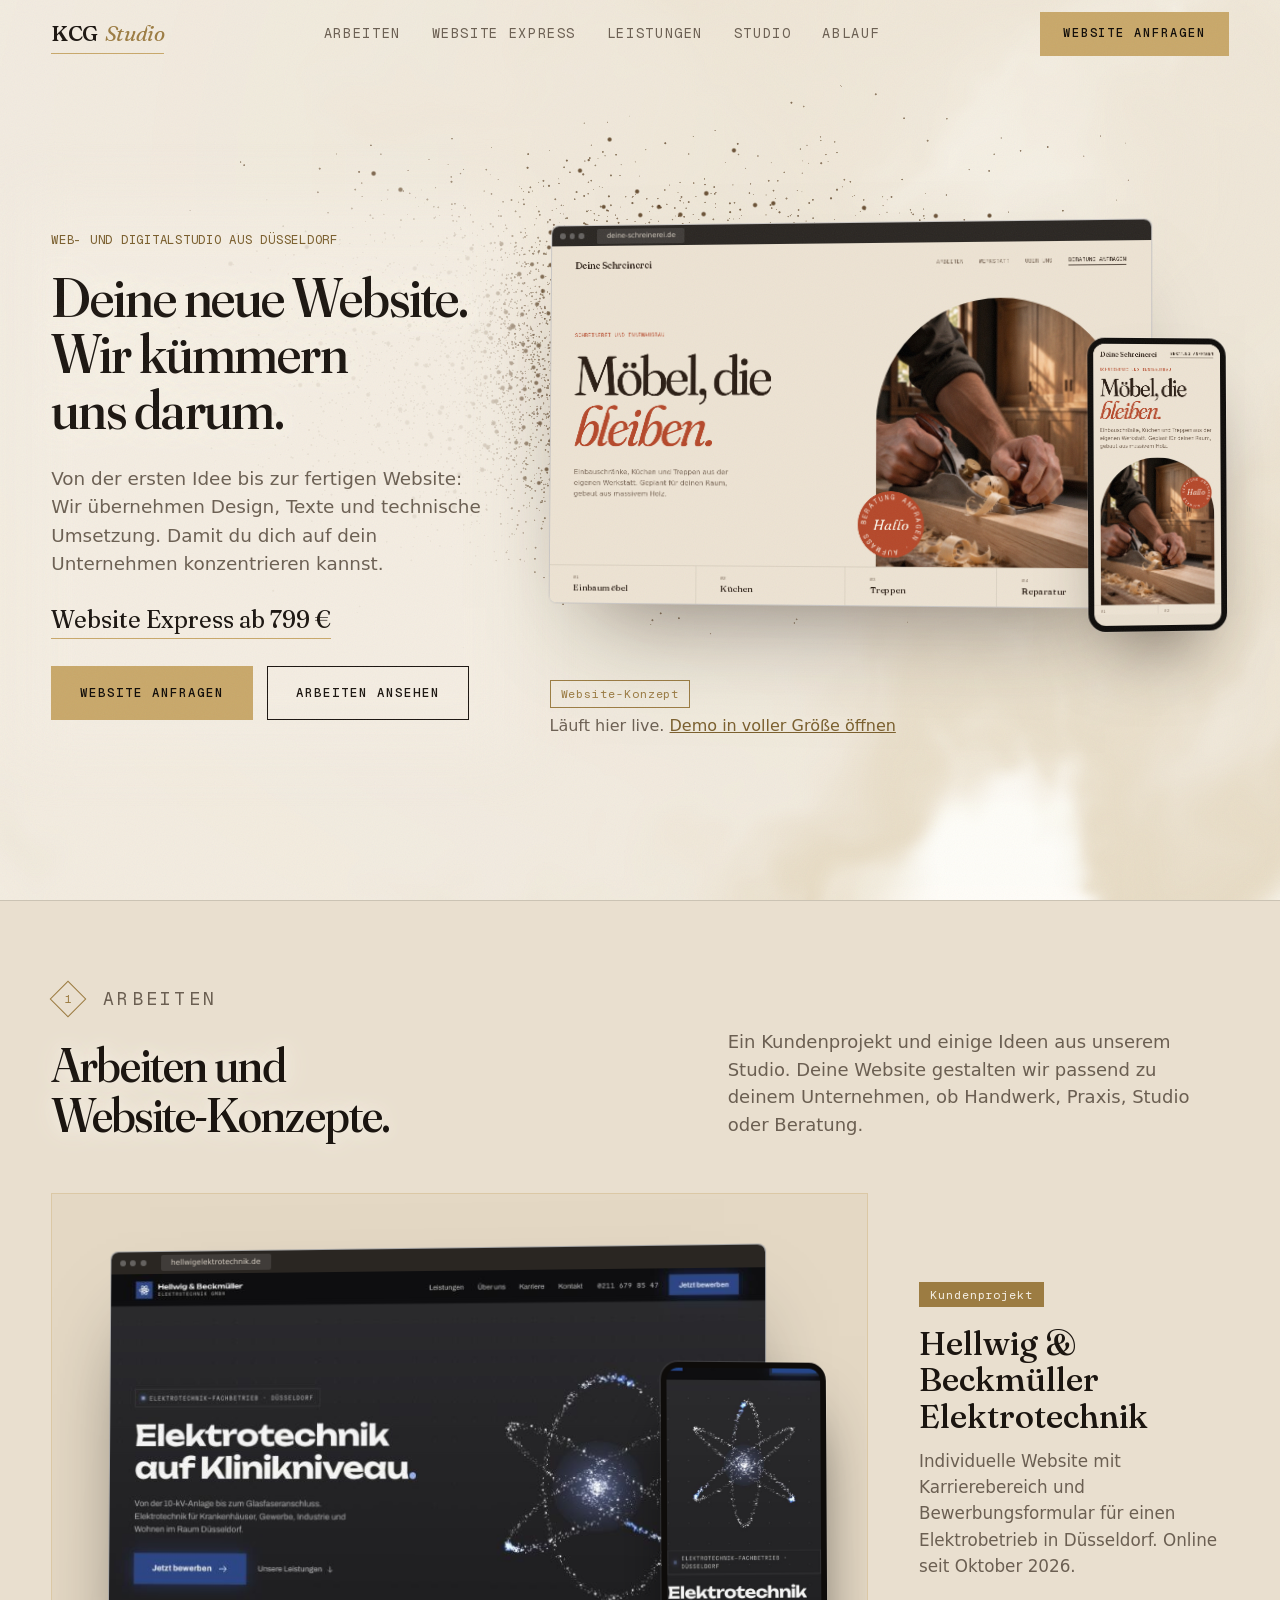
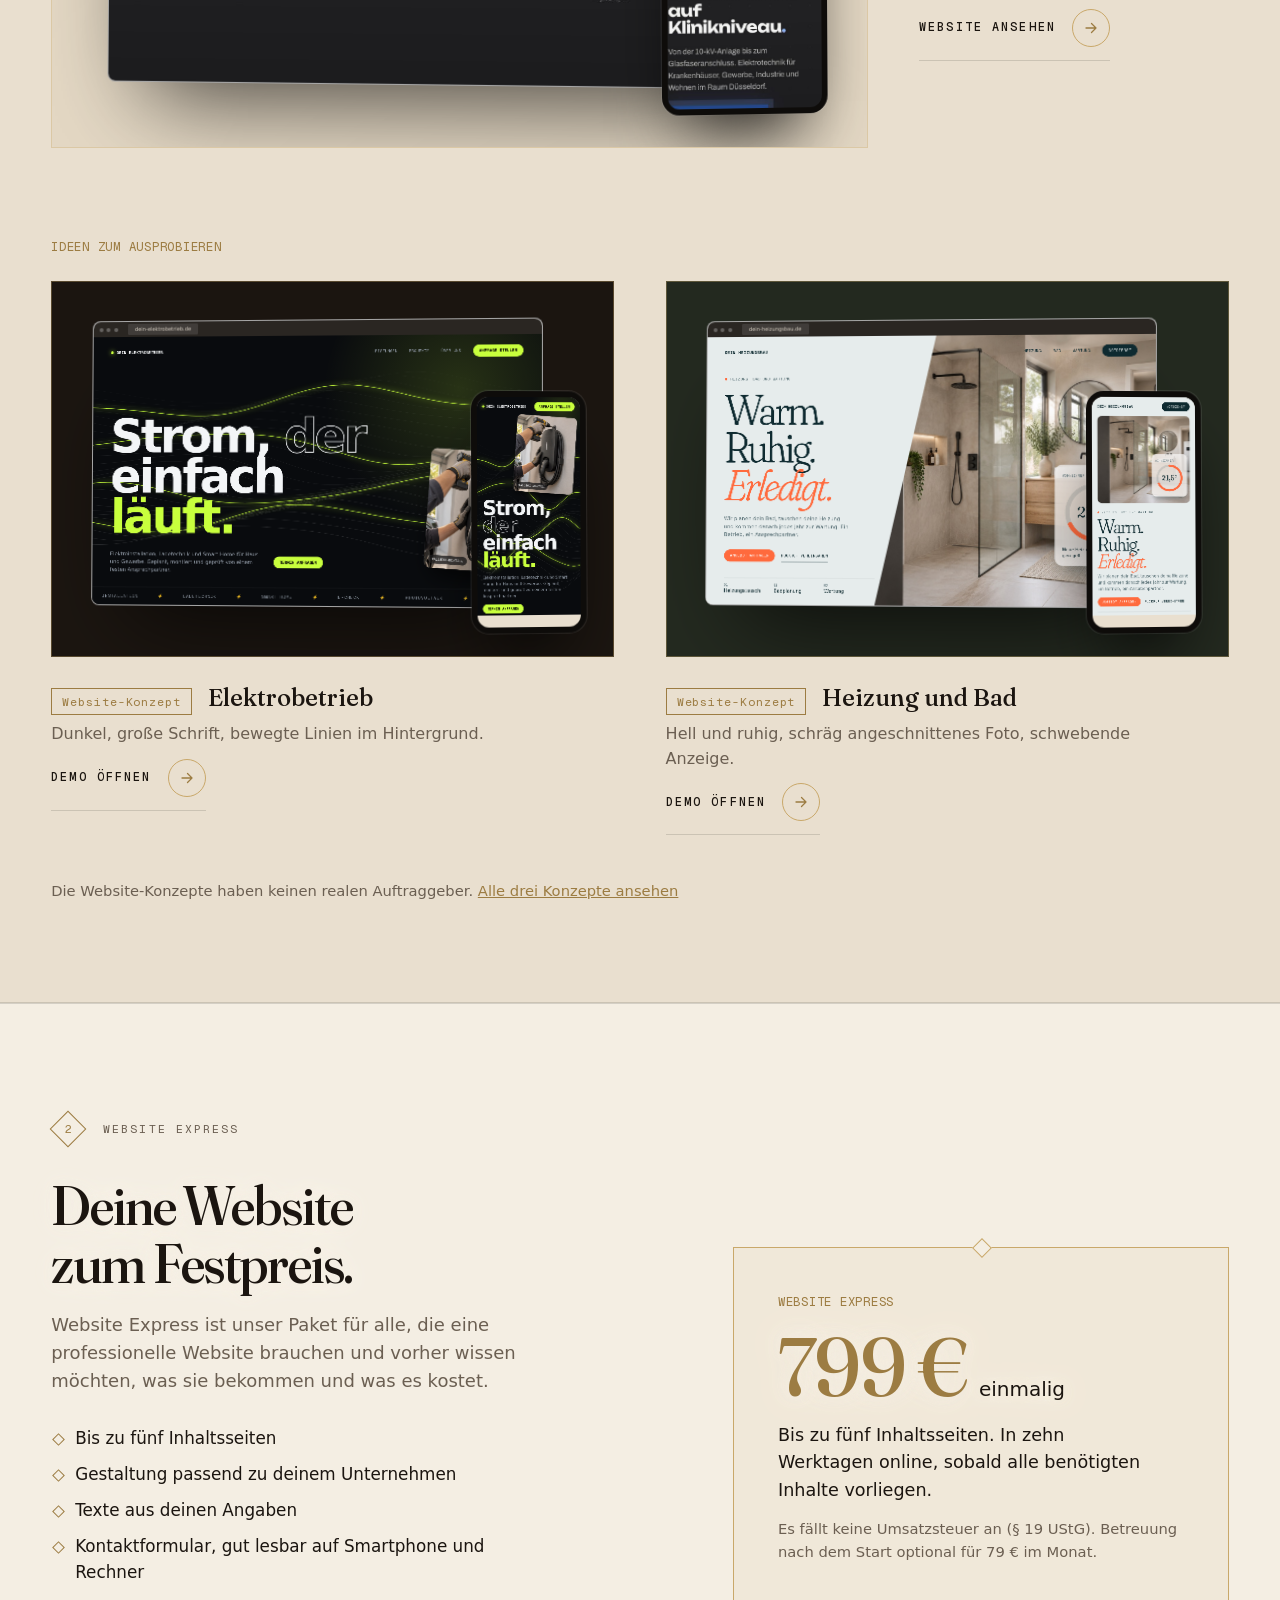
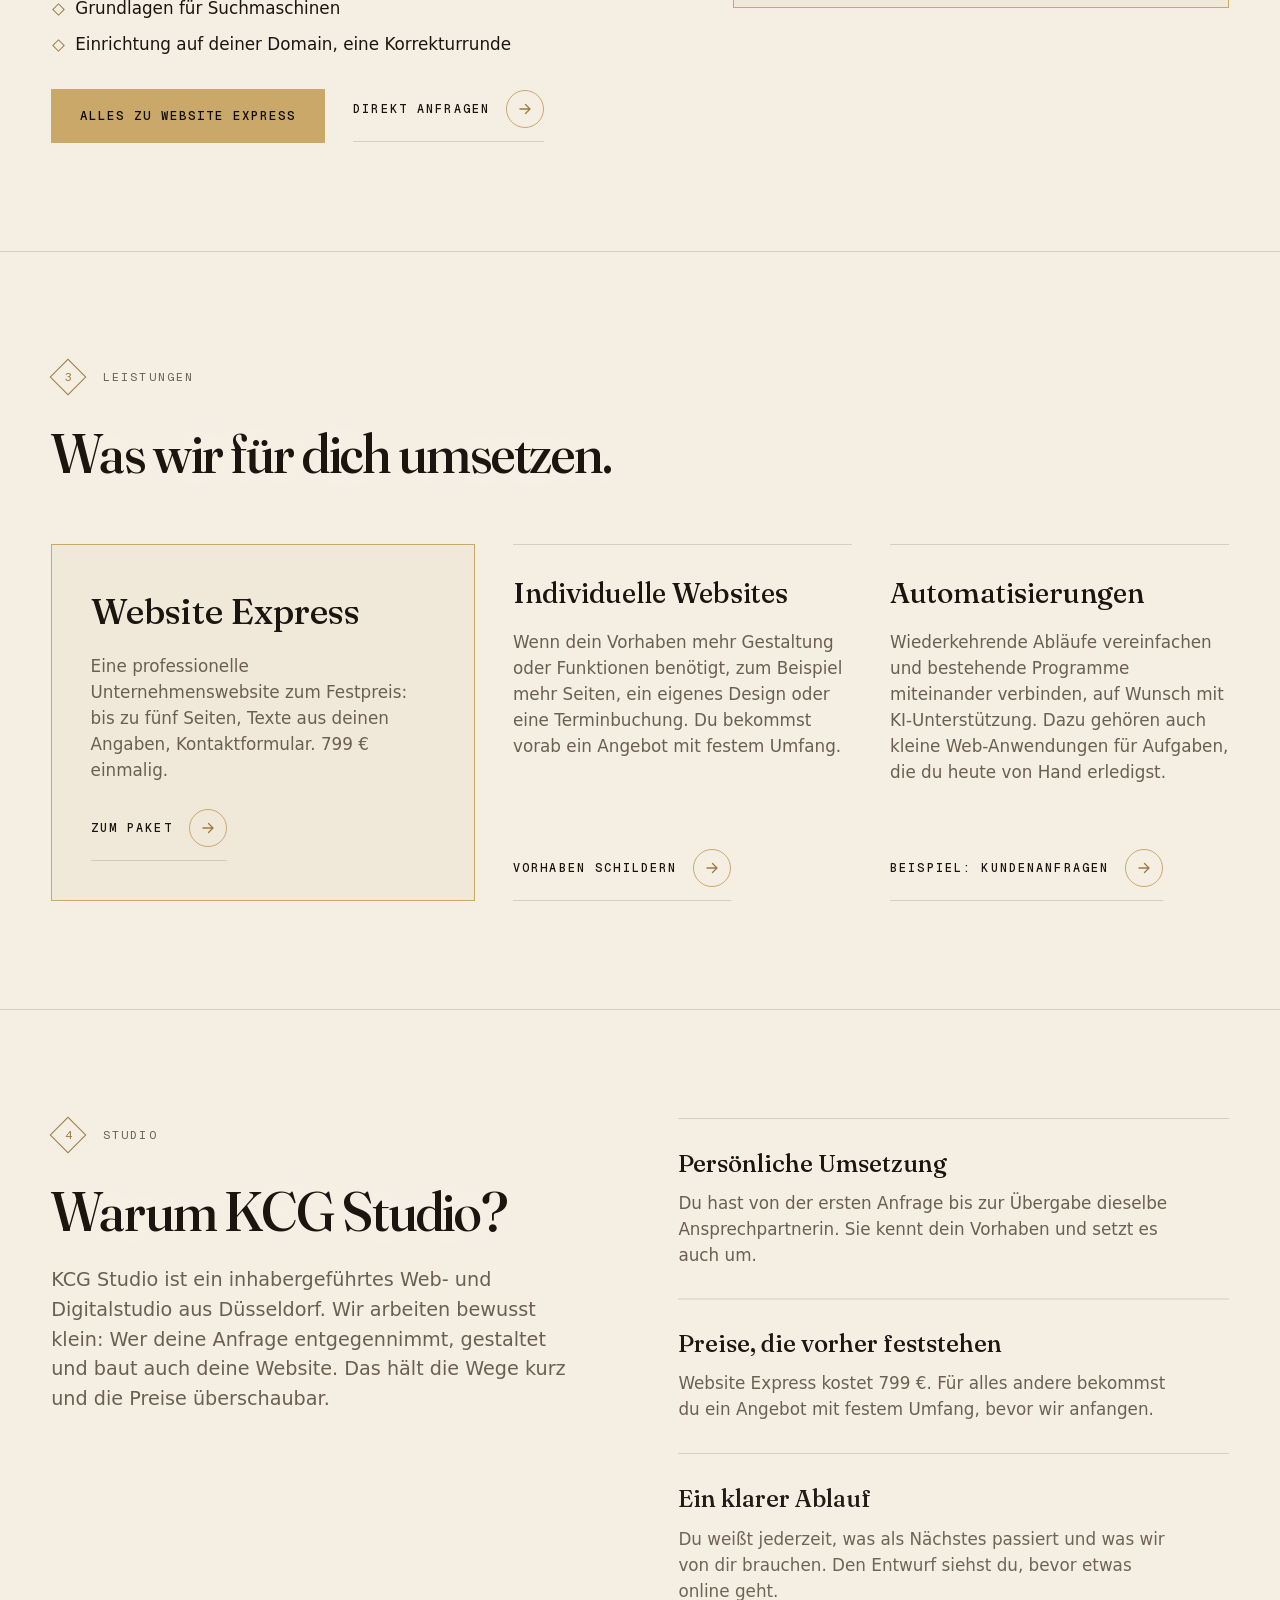
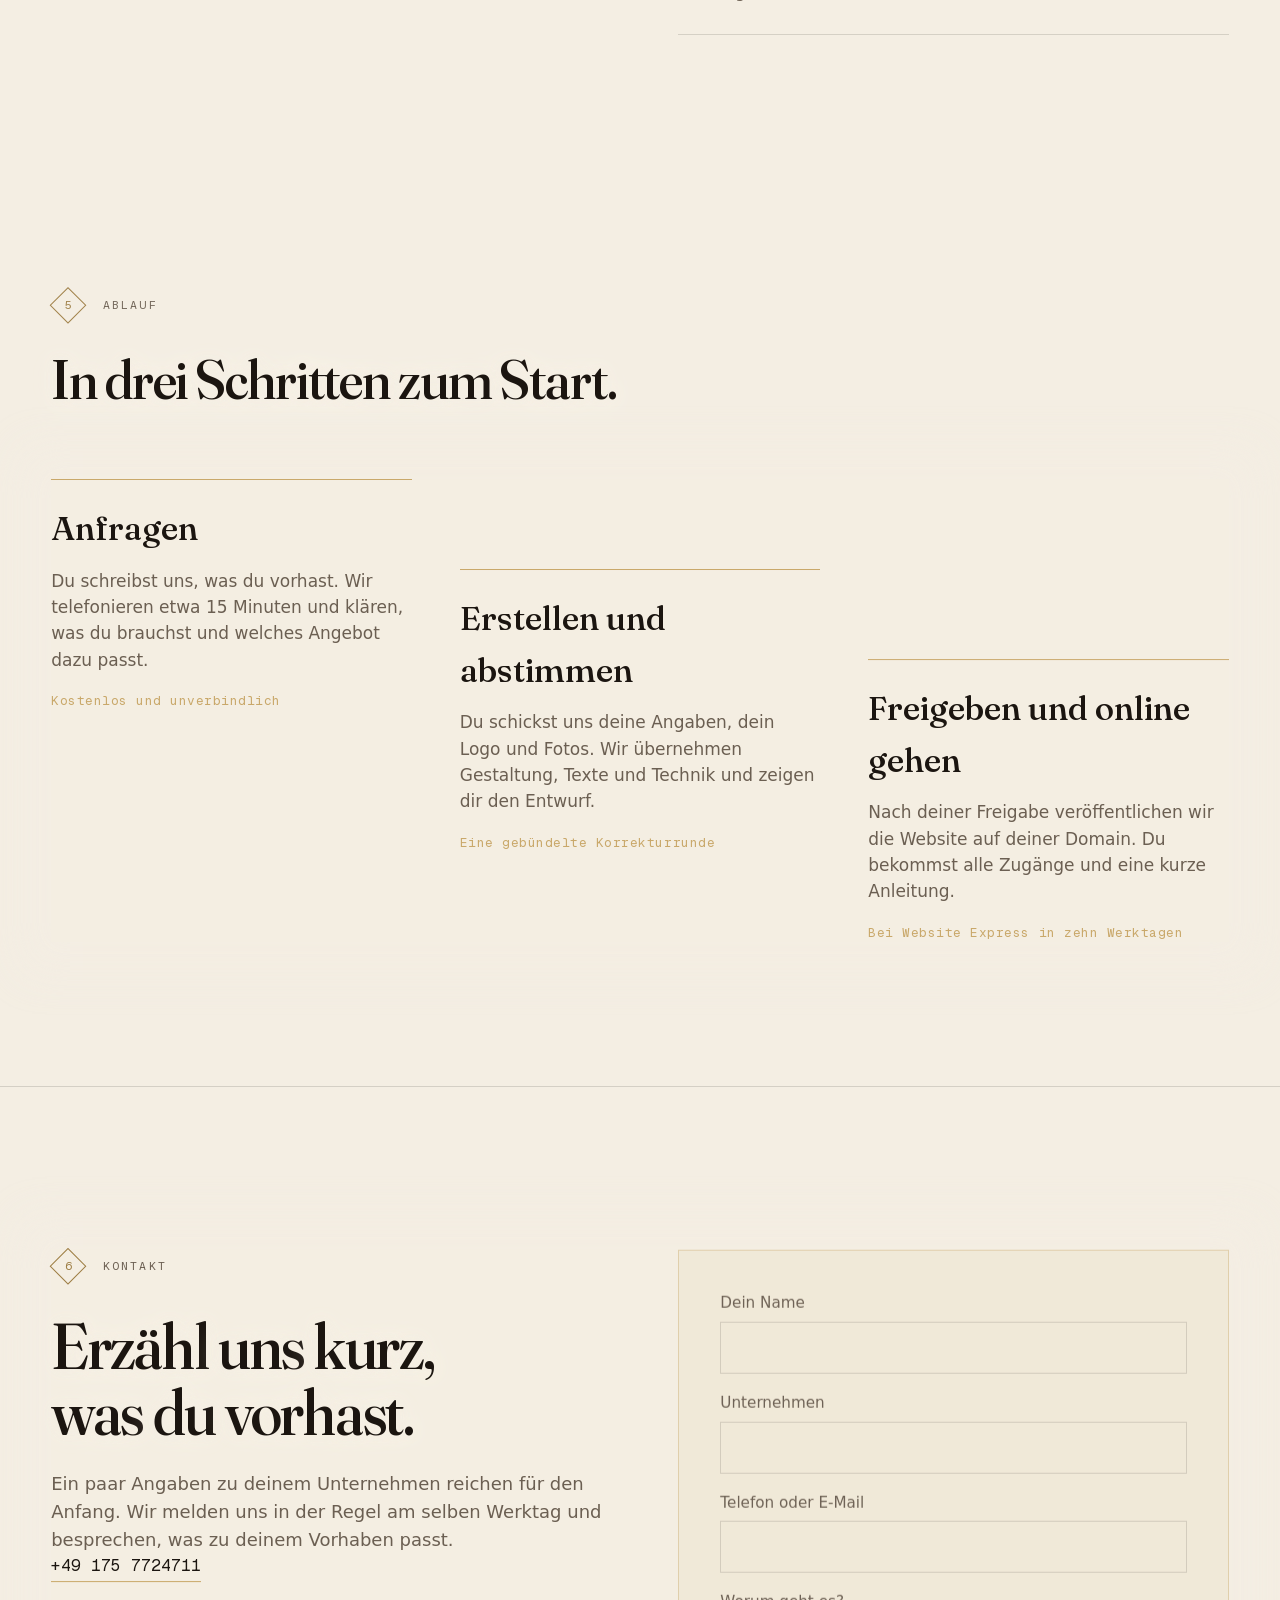
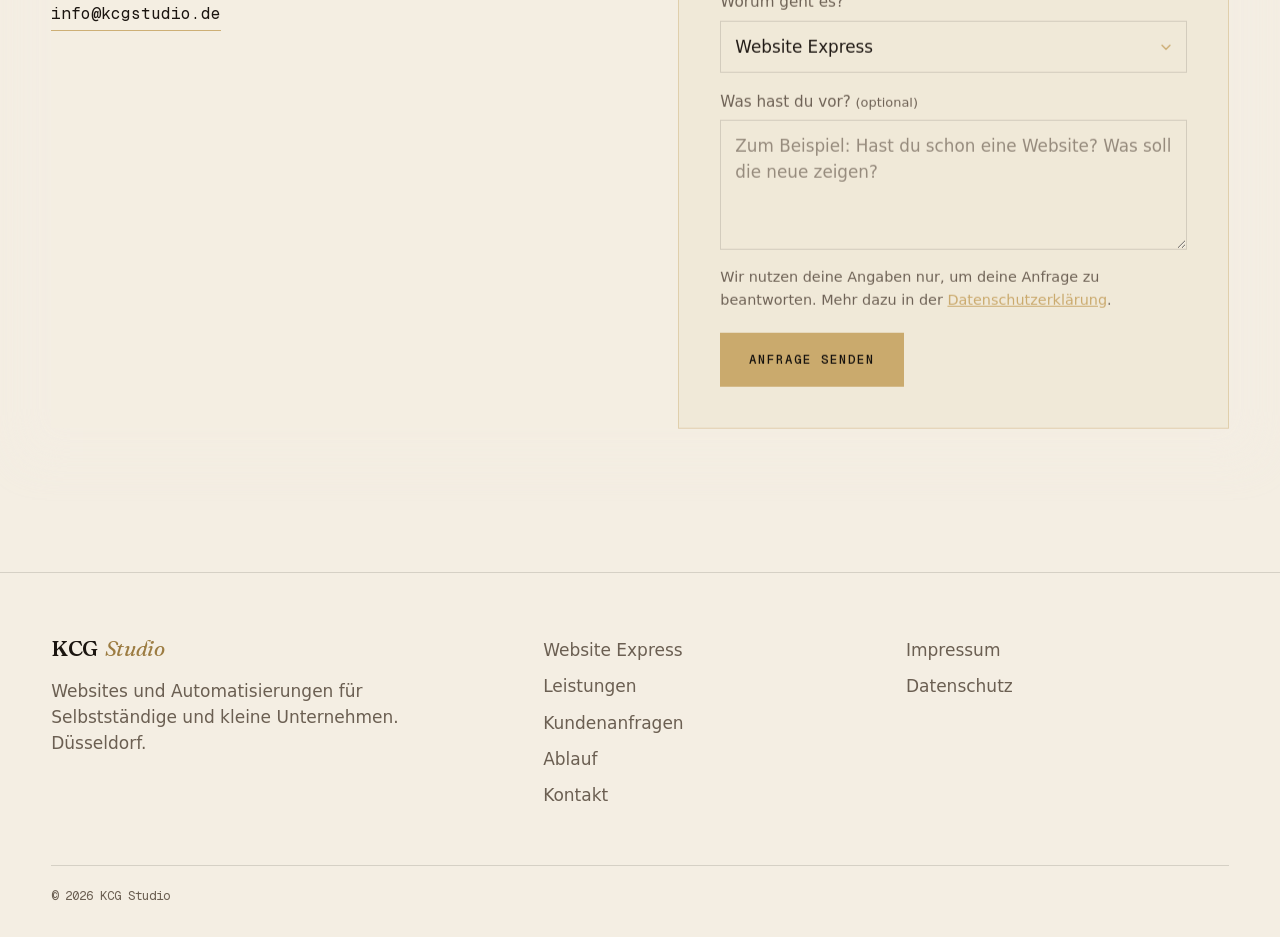
<file: index.html>
<!doctype html>
<html lang="de">
<head>
  <meta charset="utf-8" />
  <meta name="robots" content="noindex, nofollow" />
  <meta name="viewport" content="width=device-width, initial-scale=1" />
  <title>KCG Studio | Websites für Selbstständige und kleine Unternehmen</title>
  <meta name="description" content="KCG Studio ist ein Web- und Digitalstudio aus Düsseldorf. Wir übernehmen Design, Texte und technische Umsetzung deiner Website. Website Express ab 799 €, dazu individuelle Websites und Automatisierungen." />
  <link rel="canonical" href="https://kcgstudio.de/" />
  <meta property="og:url" content="https://kcgstudio.de/" />
  <meta property="og:title" content="KCG Studio | Websites für Selbstständige und kleine Unternehmen" />
  <meta property="og:description" content="Wir übernehmen Design, Texte und technische Umsetzung deiner Website. Website Express ab 799 €, dazu individuelle Websites und Automatisierungen." />
  <meta property="og:type" content="website" />
  <meta property="og:locale" content="de_DE" />
  <meta property="og:image" content="https://kcgstudio.de/img/og.jpg" />
  <meta property="og:image:width" content="1200" />
  <meta property="og:image:height" content="630" />
  <meta name="twitter:card" content="summary_large_image" />
  <link rel="icon" href="img/favicon.svg" type="image/svg+xml" />
  <link rel="apple-touch-icon" href="img/apple-touch-icon.png" />
  <meta name="theme-color" content="#F4EEE3" />
  <link rel="stylesheet" href="style.css" />
  <script>document.documentElement.classList.add('js');</script>
</head>
<body class="home">
  <canvas id="gl" aria-hidden="true"></canvas>
  <a class="xp-skip" href="#top">Zum Inhalt springen</a>

  <header class="nav" id="nav">
    <a href="#top" class="wordmark" aria-label="KCG Studio, Startseite"><b>KCG</b><i>Studio</i></a>
    <nav class="nav__links" aria-label="Hauptnavigation">
      <a href="#arbeiten">Arbeiten</a>
      <a href="#express">Website Express</a>
      <a href="#leistungen">Leistungen</a>
      <a href="#studio">Studio</a>
      <a href="#ablauf">Ablauf</a>
      <a data-ueber="off" href="ueber-uns.html">Über uns</a>
    </nav>
    <a class="btn btn--pulse nav__cta" href="#kontakt">Website anfragen</a>
    <button class="nav__burger" id="burger" aria-label="Menü öffnen" aria-expanded="false" aria-controls="menu">
      <span></span><span></span>
    </button>
  </header>

  <div class="menu" id="menu" hidden>
    <a href="#arbeiten">Arbeiten</a>
    <a href="#express">Website Express</a>
    <a href="#leistungen">Leistungen</a>
    <a href="#studio">Studio</a>
    <a href="#ablauf">Ablauf</a>
    <a data-ueber="off" href="ueber-uns.html">Über uns</a>
    <a class="btn btn--pulse menu__cta" href="#kontakt">Website anfragen</a>
  </div>

  <main id="top">

    <!-- 1 HERO: Angebot sofort sichtbar, Nebel und Partikel laufen dahinter, rechts ein Website-Konzept -->
    <section class="hero" id="hero">
      <div class="hero__in">
        <div class="hero__copy">
          <p class="mono">Web- und Digitalstudio aus Düsseldorf</p>
          <h1 class="display">Deine neue Website. Wir kümmern uns darum.</h1>
          <p class="hero__p">Von der ersten Idee bis zur fertigen Website: Wir übernehmen Design, Texte und technische Umsetzung. Damit du dich auf dein Unternehmen konzentrieren kannst.</p>
          <p class="hero__preis"><a href="website-express.html">Website Express ab 799 €</a></p>
          <div class="hero__cta">
            <a class="btn btn--pulse" href="#kontakt">Website anfragen</a>
            <a class="btn btn--ghost" href="#arbeiten">Arbeiten ansehen</a>
          </div>
        </div>
        <figure class="pf pf--b hero__mock">
          <div class="pf__stage">
<div class="pf__desk">
  <div class="pf__bar" aria-hidden="true"><i></i><i></i><i></i><span>deine-schreinerei.de</span></div>
  <div class="pf__live" data-w="1440" data-h="860" style="aspect-ratio:1440/860"><iframe src="demo/schreinerei.html" title="Website-Konzept Schreinerei, Ansicht am Rechner" loading="eager" tabindex="-1" scrolling="no"></iframe></div>
</div>
<div class="pf__phone"><div class="pf__live" data-w="390" data-h="802"><iframe src="demo/schreinerei.html" title="Website-Konzept Schreinerei, Ansicht am Smartphone" loading="eager" tabindex="-1" scrolling="no"></iframe></div></div>
</div>
          <figcaption><span class="pf__tag">Website-Konzept</span><p>Läuft hier live. <a href="demo/schreinerei.html" target="_blank" rel="noopener">Demo in voller Größe öffnen</a></p></figcaption>
        </figure>
      </div>
    </section>

    <!-- 2 PORTFOLIO: ein Kundenprojekt (Hellwig, von Kai am 2026-11-12 beauftragt) und Website-Konzepte, als Konzept gekennzeichnet -->
    <section class="xp-pf" id="arbeiten" data-chapter="1">
      <div class="as-in">
        <div class="xp-pf__head">
          <div>
            <p class="chapter reveal"><span class="chapter__n">1</span>Arbeiten</p>
            <h2 class="display reveal">Arbeiten und Website-Konzepte.</h2>
          </div>
          <p class="reveal">Ein Kundenprojekt und einige Ideen aus unserem Studio. Deine Website gestalten wir passend zu deinem Unternehmen, ob Handwerk, Praxis, Studio oder Beratung.</p>
        </div>
        <figure class="pf pf--ref">
<div class="pf__stage">
<div class="pf__desk">
  <div class="pf__bar" aria-hidden="true"><i></i><i></i><i></i><span>hellwigelektrotechnik.de</span></div>
  <img src="img/ref-hellwig-desktop.jpg" width="800" height="500" alt="Startseite von hellwigelektrotechnik.de am Rechner: dunkle Seite mit der Überschrift Elektrotechnik auf Klinikniveau" loading="lazy" />
</div>
<div class="pf__phone"><img src="img/ref-hellwig-handy.jpg" width="572" height="1100" alt="Dieselbe Startseite auf dem Smartphone" loading="lazy" /></div>
</div>
<figcaption>
  <span class="pf__tag pf__tag--echt">Kundenprojekt</span>
  <h3>Hellwig &amp; Beckmüller Elektrotechnik</h3>
  <p>Individuelle Website mit Karrierebereich und Bewerbungsformular für einen Elektrobetrieb in Düsseldorf. Online seit Oktober 2026.</p>
  <a class="arrow" href="https://hellwigelektrotechnik.de" target="_blank" rel="noopener"><span>Website ansehen</span><span class="arrow__i"><svg viewBox="0 0 12 12" aria-hidden="true"><path d="M1 6h10M6.5 1.5 11 6l-4.5 4.5" fill="none" stroke="currentColor" stroke-width="1.3" stroke-linecap="round" stroke-linejoin="round"/></svg></span></a>
</figcaption>
</figure>
<p class="xp-pf__sub reveal">Ideen zum Ausprobieren</p>
<div class="xp-pf__row">
<figure class="pf pf--a">
<div class="pf__stage">
<div class="pf__desk">
  <div class="pf__bar" aria-hidden="true"><i></i><i></i><i></i><span>dein-elektrobetrieb.de</span></div>
  <div class="pf__live" data-w="1440" data-h="860" style="aspect-ratio:1440/860"><iframe src="demo/elektro.html" title="Website-Konzept Elektrobetrieb, Ansicht am Rechner" loading="lazy" tabindex="-1" scrolling="no"></iframe></div>
</div>
<div class="pf__phone"><div class="pf__live" data-w="390" data-h="802"><iframe src="demo/elektro.html" title="Website-Konzept Elektrobetrieb, Ansicht am Smartphone" loading="lazy" tabindex="-1" scrolling="no"></iframe></div></div>
</div>
<figcaption>
  <span class="pf__tag">Website-Konzept</span>
  <h3>Elektrobetrieb</h3>
  <p>Dunkel, große Schrift, bewegte Linien im Hintergrund.</p>
  <a class="arrow" href="demo/elektro.html" target="_blank" rel="noopener"><span>Demo öffnen</span><span class="arrow__i"><svg viewBox="0 0 12 12" aria-hidden="true"><path d="M1 6h10M6.5 1.5 11 6l-4.5 4.5" fill="none" stroke="currentColor" stroke-width="1.3" stroke-linecap="round" stroke-linejoin="round"/></svg></span></a>
</figcaption>
</figure>
<figure class="pf pf--c">
<div class="pf__stage">
<div class="pf__desk">
  <div class="pf__bar" aria-hidden="true"><i></i><i></i><i></i><span>dein-heizungsbau.de</span></div>
  <div class="pf__live" data-w="1440" data-h="860" style="aspect-ratio:1440/860"><iframe src="demo/bad.html" title="Website-Konzept Heizung und Bad, Ansicht am Rechner" loading="lazy" tabindex="-1" scrolling="no"></iframe></div>
</div>
<div class="pf__phone"><div class="pf__live" data-w="390" data-h="802"><iframe src="demo/bad.html" title="Website-Konzept Heizung und Bad, Ansicht am Smartphone" loading="lazy" tabindex="-1" scrolling="no"></iframe></div></div>
</div>
<figcaption>
  <span class="pf__tag">Website-Konzept</span>
  <h3>Heizung und Bad</h3>
  <p>Hell und ruhig, schräg angeschnittenes Foto, schwebende Anzeige.</p>
  <a class="arrow" href="demo/bad.html" target="_blank" rel="noopener"><span>Demo öffnen</span><span class="arrow__i"><svg viewBox="0 0 12 12" aria-hidden="true"><path d="M1 6h10M6.5 1.5 11 6l-4.5 4.5" fill="none" stroke="currentColor" stroke-width="1.3" stroke-linecap="round" stroke-linejoin="round"/></svg></span></a>
</figcaption>
</figure>
</div>
        <p class="xp-pf__note">Die Website-Konzepte haben keinen realen Auftraggeber. <a href="website-express.html#arbeiten">Alle drei Konzepte ansehen</a></p>
      </div>
    </section>

    <!-- 3 WEBSITE EXPRESS: Hauptprodukt. Preisfeld identisch mit der Express-Seite -->
    <section class="xpt" id="express" data-chapter="2">
      <div class="xpt__in">
        <div>
          <p class="chapter reveal"><span class="chapter__n">2</span>Website Express</p>
          <h2 class="display reveal">Deine Website zum Festpreis.</h2>
          <p class="xpt__p reveal">Website Express ist unser Paket für alle, die eine professionelle Website brauchen und vorher wissen möchten, was sie bekommen und was es kostet.</p>
          <ul class="xpt__list reveal">
            <li>Bis zu fünf Inhaltsseiten</li>
            <li>Gestaltung passend zu deinem Unternehmen</li>
            <li>Texte aus deinen Angaben</li>
            <li>Kontaktformular, gut lesbar auf Smartphone und Rechner</li>
            <li>Grundlagen für Suchmaschinen</li>
            <li>Einrichtung auf deiner Domain, eine Korrekturrunde</li>
          </ul>
          <div class="xpt__cta reveal">
            <a class="btn btn--pulse" href="website-express.html">Alles zu Website Express</a>
            <a class="arrow" href="#kontakt"><span>Direkt anfragen</span><span class="arrow__i"><svg viewBox="0 0 12 12" aria-hidden="true"><path d="M1 6h10M6.5 1.5 11 6l-4.5 4.5" fill="none" stroke="currentColor" stroke-width="1.3" stroke-linecap="round" stroke-linejoin="round"/></svg></span></a>
          </div>
        </div>
        <aside class="xp-preis reveal" aria-label="Preis Website Express">
          <p class="mono xp-preis__label">Website Express</p>
          <p class="xp-preis__n display">799 € <span>einmalig</span></p>
          <p class="xp-preis__sub">Bis zu fünf Inhaltsseiten. In zehn Werktagen online, sobald alle benötigten Inhalte vorliegen.</p>
          <p class="xp-preis__fine">Es fällt keine Umsatzsteuer an (§ 19 UStG). Betreuung nach dem Start optional für 79 € im Monat.</p>
        </aside>
      </div>
    </section>

    <!-- 4 LEISTUNGEN -->
    <section class="leist" id="leistungen" data-chapter="3">
      <div class="leist__in">
        <p class="chapter reveal"><span class="chapter__n">3</span>Leistungen</p>
        <h2 class="display reveal">Was wir für dich umsetzen.</h2>
        <div class="leist__grid">
          <article class="leist__item leist__item--main reveal">
            <h3>Website Express</h3>
            <p>Eine professionelle Unternehmenswebsite zum Festpreis: bis zu fünf Seiten, Texte aus deinen Angaben, Kontaktformular. 799 € einmalig.</p>
            <a class="arrow" href="website-express.html"><span>Zum Paket</span><span class="arrow__i"><svg viewBox="0 0 12 12" aria-hidden="true"><path d="M1 6h10M6.5 1.5 11 6l-4.5 4.5" fill="none" stroke="currentColor" stroke-width="1.3" stroke-linecap="round" stroke-linejoin="round"/></svg></span></a>
          </article>
          <article class="leist__item reveal">
            <h3>Individuelle Websites</h3>
            <p>Wenn dein Vorhaben mehr Gestaltung oder Funktionen benötigt, zum Beispiel mehr Seiten, ein eigenes Design oder eine Terminbuchung. Du bekommst vorab ein Angebot mit festem Umfang.</p>
            <a class="arrow" href="#kontakt"><span>Vorhaben schildern</span><span class="arrow__i"><svg viewBox="0 0 12 12" aria-hidden="true"><path d="M1 6h10M6.5 1.5 11 6l-4.5 4.5" fill="none" stroke="currentColor" stroke-width="1.3" stroke-linecap="round" stroke-linejoin="round"/></svg></span></a>
          </article>
          <article class="leist__item reveal">
            <h3>Automatisierungen</h3>
            <p>Wiederkehrende Abläufe vereinfachen und bestehende Programme miteinander verbinden, auf Wunsch mit KI-Unterstützung. Dazu gehören auch kleine Web-Anwendungen für Aufgaben, die du heute von Hand erledigst.</p>
            <a class="arrow" href="anfragesystem.html"><span>Beispiel: Kundenanfragen</span><span class="arrow__i"><svg viewBox="0 0 12 12" aria-hidden="true"><path d="M1 6h10M6.5 1.5 11 6l-4.5 4.5" fill="none" stroke="currentColor" stroke-width="1.3" stroke-linecap="round" stroke-linejoin="round"/></svg></span></a>
          </article>
        </div>
      </div>
    </section>

    <!-- 5 + 6 WARUM KCG STUDIO und wer dahinter steht. Nur Angaben, die im Impressum stehen. -->
    <section class="studio" id="studio" data-chapter="4">
      <div class="studio__in">
        <div class="studio__head">
          <p class="chapter reveal"><span class="chapter__n">4</span>Studio</p>
          <h2 class="display reveal">Warum KCG Studio?</h2>
          <p class="studio__about reveal">KCG Studio ist ein inhabergeführtes Web- und Digitalstudio aus Düsseldorf. Wir arbeiten bewusst klein: Wer deine Anfrage entgegennimmt, gestaltet und baut auch deine Website. Das hält die Wege kurz und die Preise überschaubar.</p>
          <a class="arrow reveal" data-ueber="off" href="ueber-uns.html"><span>Wer dahinter steht</span><span class="arrow__i"><svg viewBox="0 0 12 12" aria-hidden="true"><path d="M1 6h10M6.5 1.5 11 6l-4.5 4.5" fill="none" stroke="currentColor" stroke-width="1.3" stroke-linecap="round" stroke-linejoin="round"/></svg></span></a>
        </div>
        <ul class="studio__list">
          <li class="reveal"><h3>Persönliche Umsetzung</h3><p>Du hast von der ersten Anfrage bis zur Übergabe dieselbe Ansprechpartnerin. Sie kennt dein Vorhaben und setzt es auch um.</p></li>
          <li class="reveal"><h3>Preise, die vorher feststehen</h3><p>Website Express kostet 799 €. Für alles andere bekommst du ein Angebot mit festem Umfang, bevor wir anfangen.</p></li>
          <li class="reveal"><h3>Ein klarer Ablauf</h3><p>Du weißt jederzeit, was als Nächstes passiert und was wir von dir brauchen. Den Entwurf siehst du, bevor etwas online geht.</p></li>
        </ul>
      </div>
    </section>

    <!-- 7 ABLAUF: ab hier wechselt der Ton von Creme nach Espresso (main.js) -->
    <section class="ablauf" id="ablauf" data-chapter="5">
      <p class="chapter reveal"><span class="chapter__n">5</span>Ablauf</p>
      <h2 class="display reveal">In drei Schritten zum Start.</h2>
      <div class="ablauf__grid">
        <div class="schritt reveal">
          <h3>Anfragen</h3>
          <p>Du schreibst uns, was du vorhast. Wir telefonieren etwa 15 Minuten und klären, was du brauchst und welches Angebot dazu passt.</p>
          <small>Kostenlos und unverbindlich</small>
        </div>
        <div class="schritt reveal">
          <h3>Erstellen und abstimmen</h3>
          <p>Du schickst uns deine Angaben, dein Logo und Fotos. Wir übernehmen Gestaltung, Texte und Technik und zeigen dir den Entwurf.</p>
          <small>Eine gebündelte Korrekturrunde</small>
        </div>
        <div class="schritt reveal">
          <h3>Freigeben und online gehen</h3>
          <p>Nach deiner Freigabe veröffentlichen wir die Website auf deiner Domain. Du bekommst alle Zugänge und eine kurze Anleitung.</p>
          <small>Bei Website Express in zehn Werktagen</small>
        </div>
      </div>
    </section>

    <!-- 8 KONTAKT: Formular geht an n8n (Workflow »KCG Studio: Kontaktformular«), Ersatzweg Mailprogramm. Thema steht vorn in der Nachricht (kontakt.js) -->
    <section class="kontakt" id="kontakt" data-chapter="6">
      <div class="kontakt__in">
        <div>
          <p class="chapter reveal"><span class="chapter__n">6</span>Kontakt</p>
          <h2 class="display reveal">Erzähl uns kurz, was du vorhast.</h2>
          <p class="kontakt__p reveal">Ein paar Angaben zu deinem Unternehmen reichen für den Anfang. Wir melden uns in der Regel am selben Werktag und besprechen, was zu deinem Vorhaben passt.</p>
          <div class="kontakt__ways reveal">
            <!-- TODO: Terminplan verlinken und data-booking auf "on" stellen -->
            <a class="btn btn--gold" href="#" data-booking="off">Termin online wählen</a>
            <a href="tel:+491757724711">+49 175 7724711</a>
            <a href="mailto:info@kcgstudio.de">info@kcgstudio.de</a>
          </div>
        </div>
        <form class="kform reveal" id="kontakt-form" data-webhook="https://n8n-n8n.ni5rqh.easypanel.host/webhook/kcg-kontakt" novalidate>
          <div class="funnel__hp" aria-hidden="true"><label>Website<input type="text" name="website" tabindex="-1" autocomplete="off" /></label></div>
          <div class="kform__fields">
            <label><span>Dein Name</span><input type="text" name="name" autocomplete="name" required /></label>
            <label><span>Unternehmen</span><input type="text" name="betrieb" autocomplete="organization" required /></label>
            <label><span>Telefon oder E-Mail</span><input type="text" name="kontakt" autocomplete="tel" required /></label>
            <label><span>Worum geht es?</span>
              <select name="thema">
                <option value="Website Express" selected>Website Express</option>
                <option value="Individuelle Website">Individuelle Website</option>
                <option value="Automatisierung">Automatisierung</option>
                <option value="Noch offen">Weiß ich noch nicht</option>
              </select>
            </label>
            <label><span>Was hast du vor? <small>(optional)</small></span><textarea name="nachricht" rows="4" maxlength="1900" placeholder="Zum Beispiel: Hast du schon eine Website? Was soll die neue zeigen?"></textarea></label>
          </div>
          <p class="kform__hint">Wir nutzen deine Angaben nur, um deine Anfrage zu beantworten. Mehr dazu in der <a href="datenschutz.html">Datenschutzerklärung</a>.</p>
          <div class="kform__actions"><button type="submit" class="btn btn--pulse" id="kformSend">Anfrage senden</button></div>
          <p class="kform__err" id="kformErr" role="alert" hidden></p>
          <div class="kform__done" id="kformDone" role="status" hidden>
            <h3 class="display" id="kformDoneH">Danke, deine Anfrage ist angekommen.</h3>
            <p id="kformDoneP">Wir melden uns in der Regel am selben Werktag. Wenn es schneller gehen soll: <a href="tel:+491757724711">+49 175 7724711</a>.</p>
          </div>
        </form>
      </div>
    </section>

  </main>

  <nav class="chapters" id="chapters" aria-label="Kapitel">
    <a href="#arbeiten"><span class="chapters__l">Arbeiten</span><span class="chapters__d"></span><span class="chapters__bar"><i></i></span></a>
    <a href="#express"><span class="chapters__l">Website Express</span><span class="chapters__d"></span><span class="chapters__bar"><i></i></span></a>
    <a href="#leistungen"><span class="chapters__l">Leistungen</span><span class="chapters__d"></span><span class="chapters__bar"><i></i></span></a>
    <a href="#studio"><span class="chapters__l">Studio</span><span class="chapters__d"></span><span class="chapters__bar"><i></i></span></a>
    <a href="#ablauf"><span class="chapters__l">Ablauf</span><span class="chapters__d"></span><span class="chapters__bar"><i></i></span></a>
    <a href="#kontakt"><span class="chapters__l">Kontakt</span><span class="chapters__d"></span><span class="chapters__bar"><i></i></span></a>
  </nav>
  <a class="totop" id="totop" href="#top" aria-label="Nach oben"><svg viewBox="0 0 12 12" aria-hidden="true"><path d="M6 11V1M1.5 5.5 6 1l4.5 4.5" fill="none" stroke="currentColor" stroke-width="1.3" stroke-linecap="round" stroke-linejoin="round"/></svg></a>

  <footer class="footer">
    <div class="footer__in">
      <div>
        <a href="#top" class="wordmark" aria-label="KCG Studio"><b>KCG</b><i>Studio</i></a>
        <p class="footer__claim">Websites und Automatisierungen für Selbstständige und kleine Unternehmen. Düsseldorf.</p>
      </div>
      <nav aria-label="Footer">
        <a href="website-express.html">Website Express</a>
        <a href="#leistungen">Leistungen</a>
        <a href="anfragesystem.html">Kundenanfragen</a>
        <a href="#ablauf">Ablauf</a>
        <a data-ueber="off" href="ueber-uns.html">Über uns</a>
        <a href="#kontakt">Kontakt</a>
      </nav>
      <nav aria-label="Rechtliches">
        <a href="impressum.html">Impressum</a>
        <a href="datenschutz.html">Datenschutz</a>
      </nav>
    </div>
    <p class="footer__copy mono">© 2026 KCG Studio</p>
  </footer>

  <script src="vendor/gsap.min.js"></script>
  <script src="vendor/ScrollTrigger.min.js"></script>
  <script src="vendor/lenis.min.js"></script>
  <script src="ui.js"></script>
  <script src="kontakt.js"></script>
  <script type="module" src="main.js"></script>
</body>
</html>
</file>
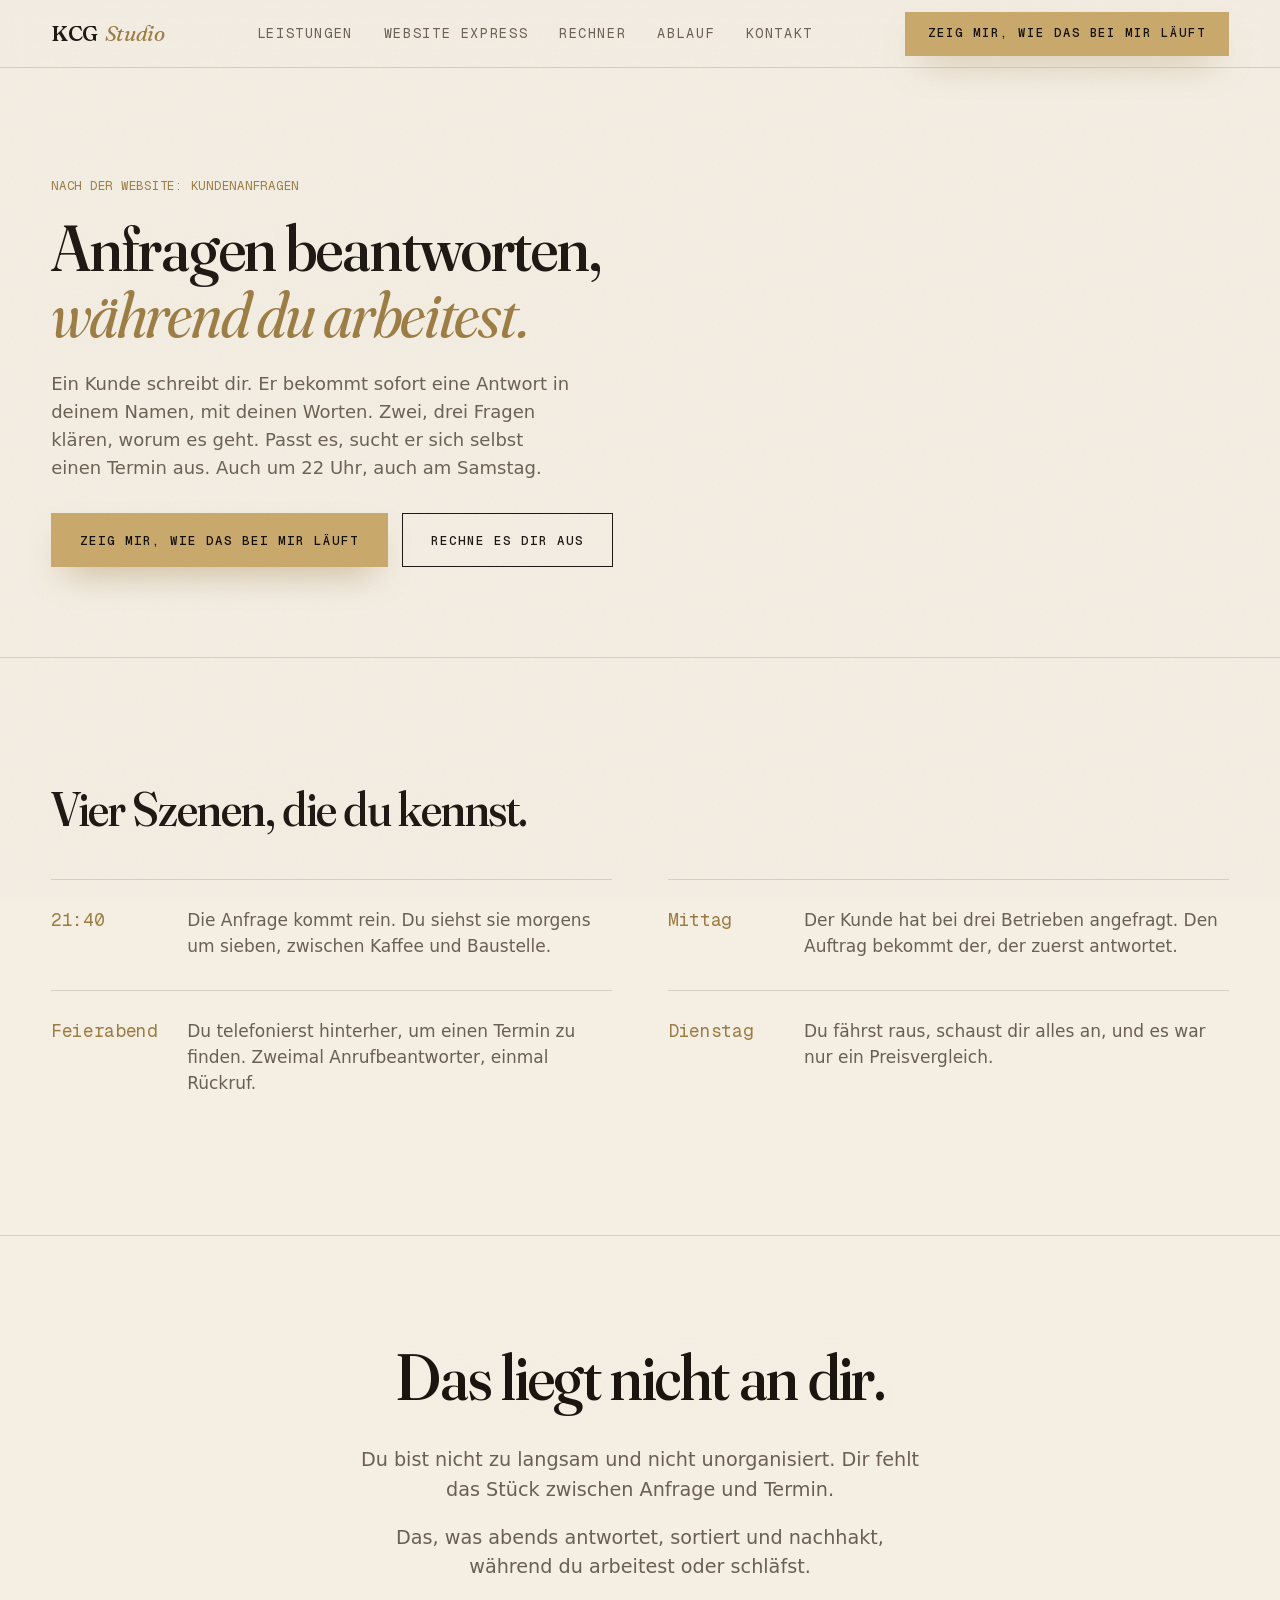
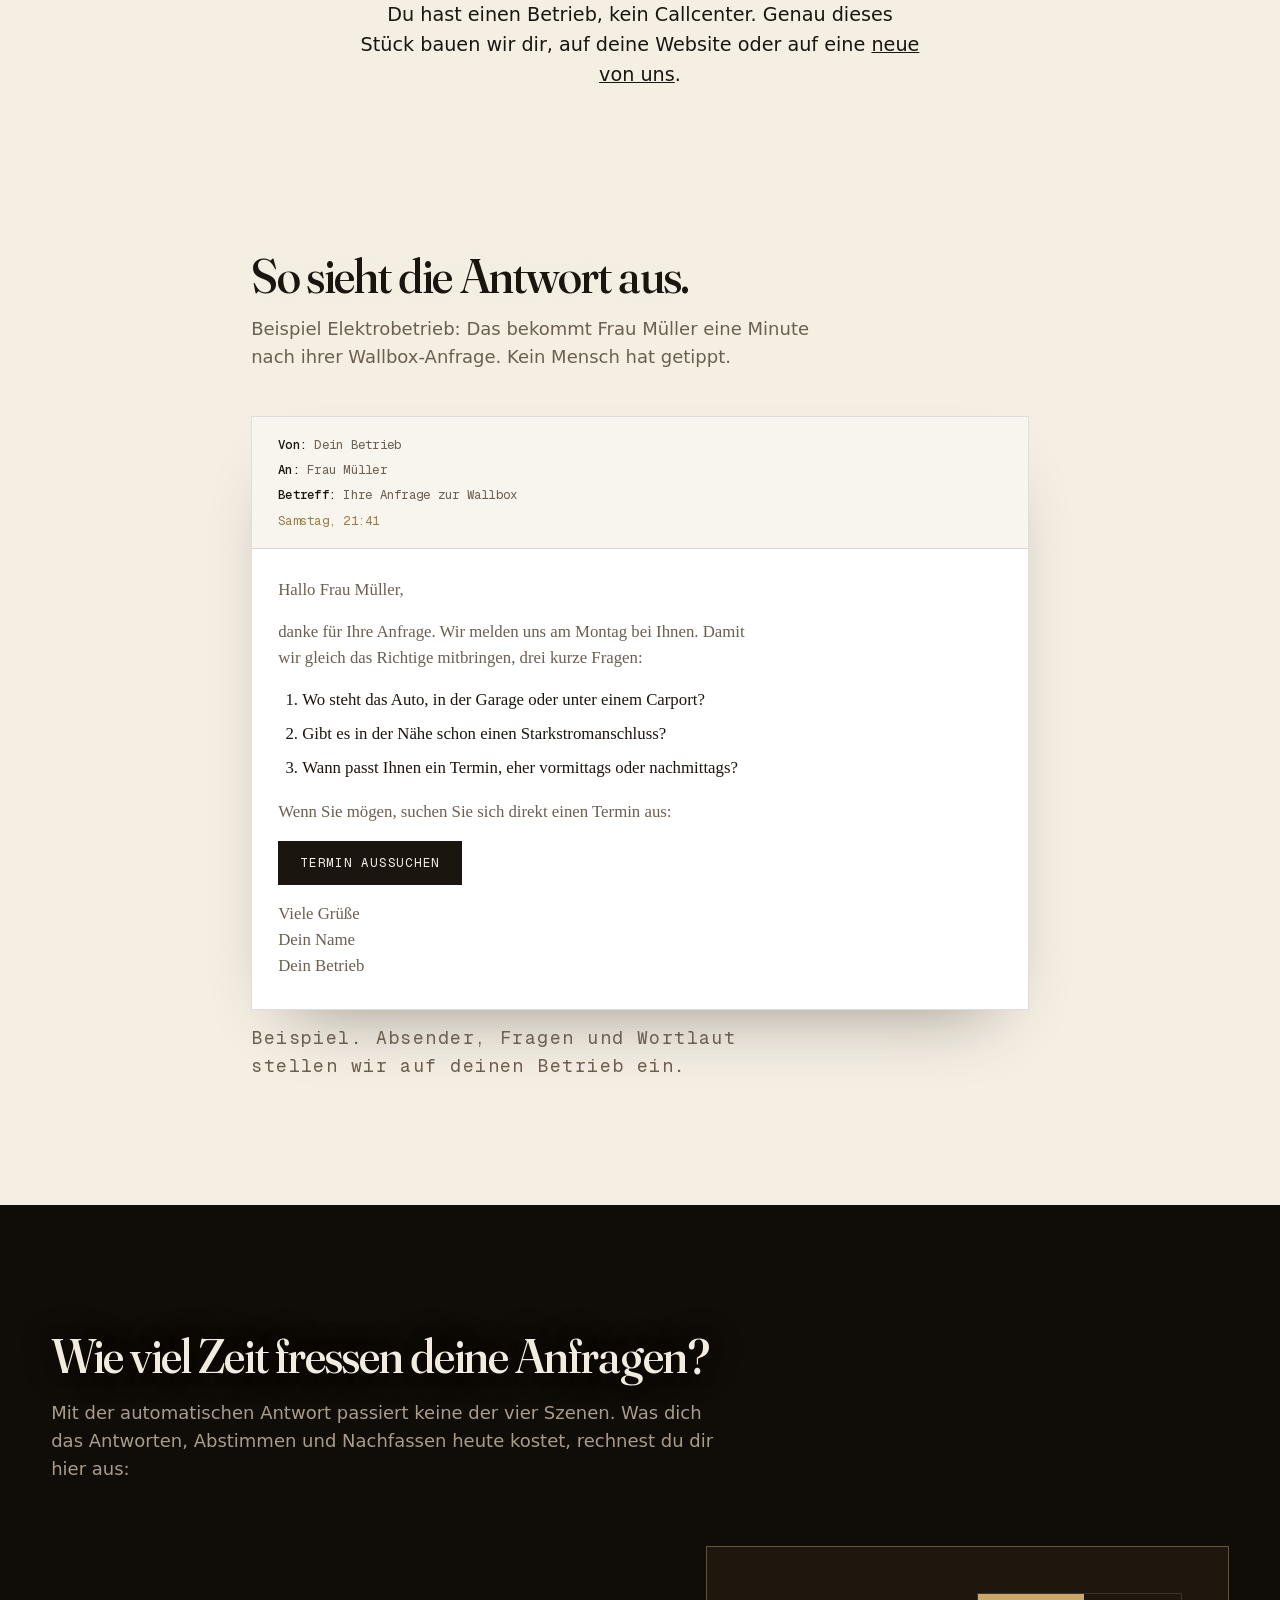
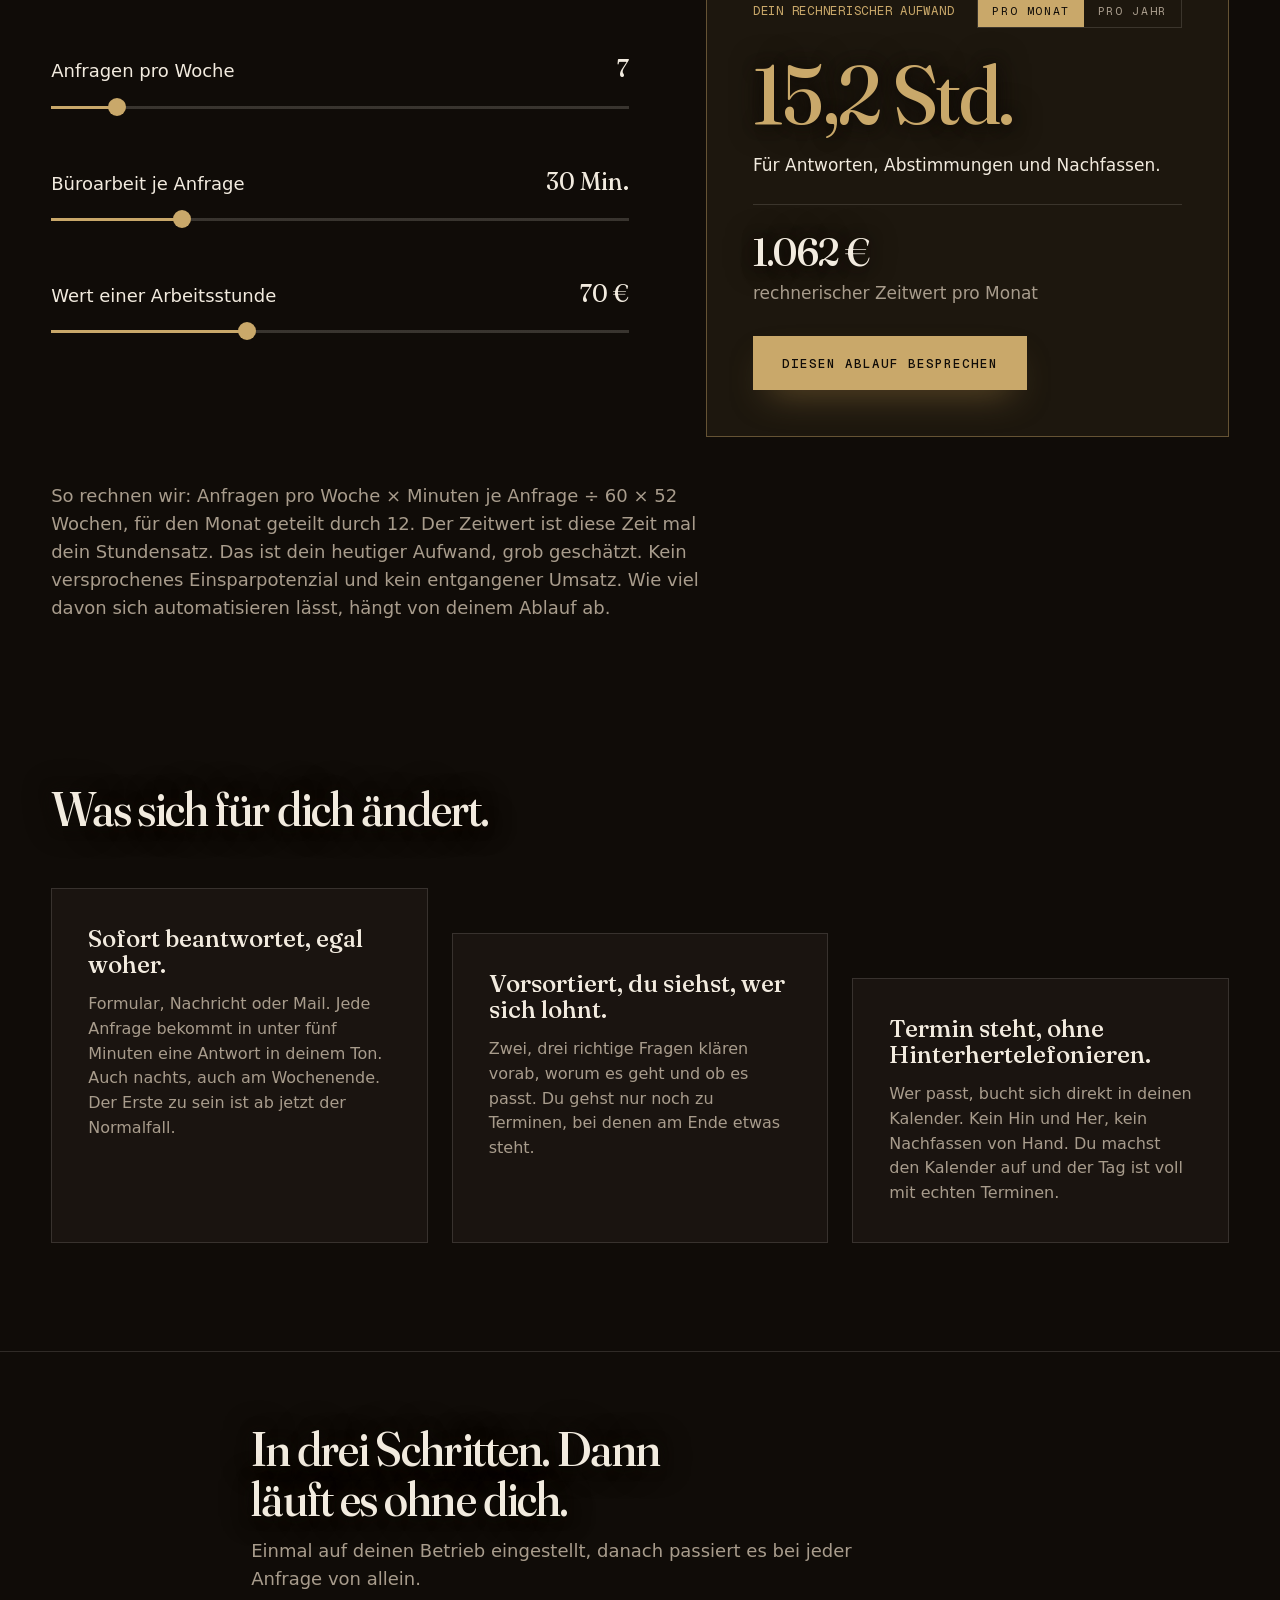
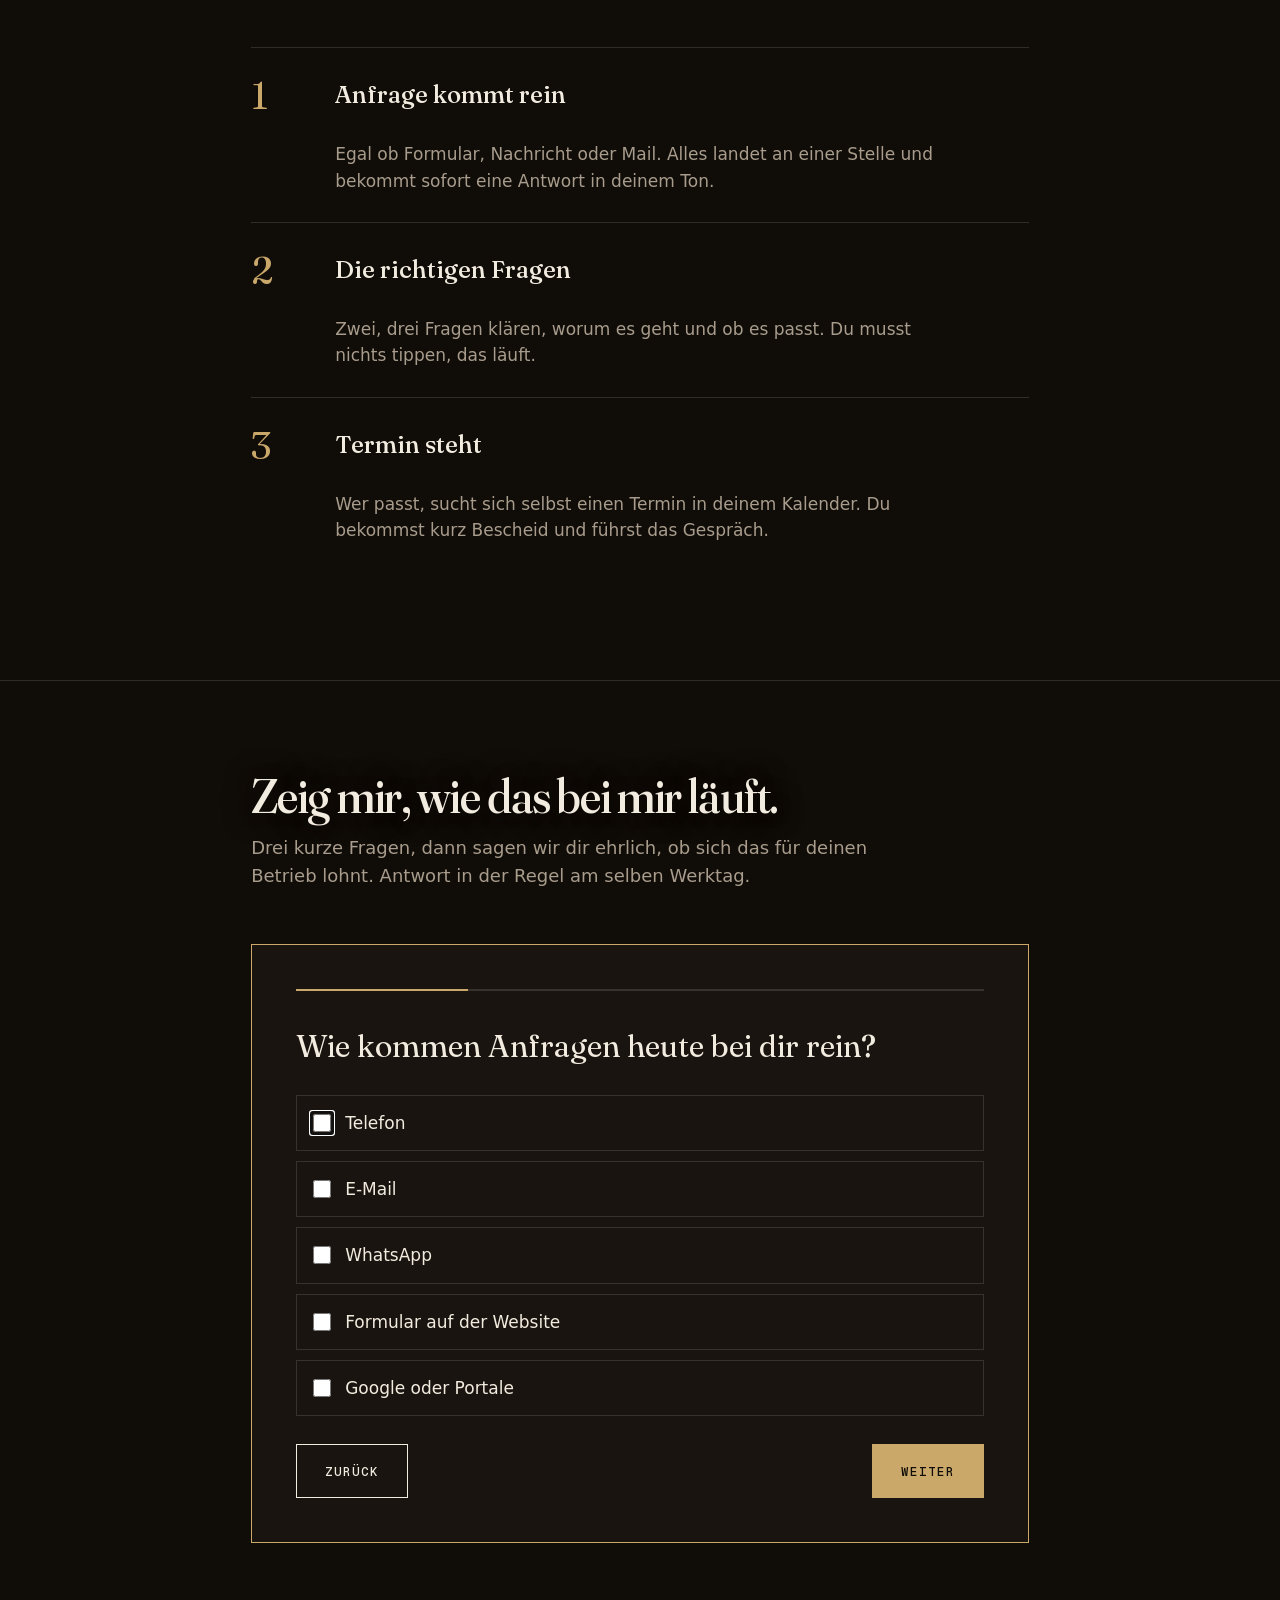
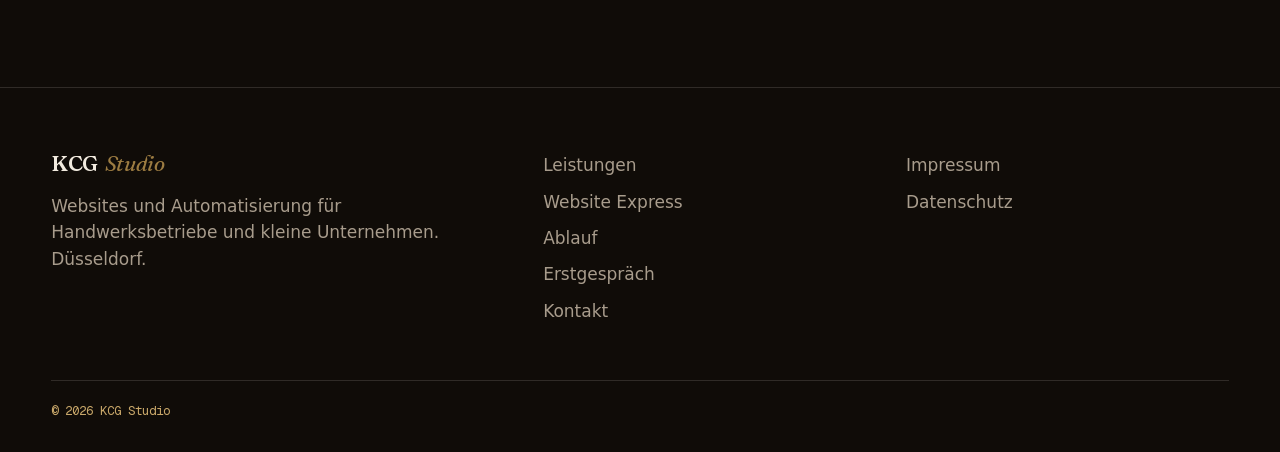
<file: anfragesystem.html>
<!doctype html>
<html lang="de">
<head>
  <meta charset="utf-8" />
  <meta name="robots" content="noindex, nofollow" />
  <meta name="viewport" content="width=device-width, initial-scale=1" />
  <title>Anfragen automatisch beantworten | KCG Studio</title>
  <meta name="description" content="Ein Kunde schreibt dir, und er bekommt sofort eine Antwort in deinem Namen. Zwei, drei Fragen klären, worum es geht, dann steht der Termin. Auch abends, auch am Wochenende." />
  <link rel="canonical" href="https://kcgstudio.de/anfragesystem.html" />
  <meta property="og:url" content="https://kcgstudio.de/anfragesystem.html" />
  <meta property="og:title" content="Anfragen automatisch beantworten | KCG Studio" />
  <meta property="og:description" content="Ein Kunde schreibt dir, und er bekommt sofort eine Antwort in deinem Namen. Zwei, drei Fragen klären, worum es geht, dann steht der Termin. Auch abends, auch am Wochenende." />
  <meta property="og:type" content="website" />
  <meta property="og:locale" content="de_DE" />
  <meta property="og:image" content="https://kcgstudio.de/img/og.jpg" />
  <meta property="og:image:width" content="1200" />
  <meta property="og:image:height" content="630" />
  <meta name="twitter:card" content="summary_large_image" />
  <link rel="icon" href="img/favicon.svg" type="image/svg+xml" />
  <link rel="apple-touch-icon" href="img/apple-touch-icon.png" />
  <meta name="theme-color" content="#F4EEE3" />
  <link rel="stylesheet" href="style.css" />
  <script>document.documentElement.classList.add('js');</script>
</head>
<body class="as">
  <header class="nav is-solid">
    <a href="index.html" class="wordmark" aria-label="KCG Studio, Startseite"><b>KCG</b><i>Studio</i></a>
    <nav class="nav__links" aria-label="Hauptnavigation">
      <a href="index.html#leistungen">Leistungen</a>
      <a href="website-express.html">Website Express</a>
      <a href="#rechner">Rechner</a>
      <a href="#ablauf">Ablauf</a>
      <a data-ueber="off" href="ueber-uns.html">Über uns</a>
      <a href="index.html#kontakt">Kontakt</a>
    </nav>
    <a class="btn btn--pulse nav__cta" href="#funnel">Zeig mir, wie das bei mir läuft</a>
  </header>

  <main>

    <!-- HERO -->
    <section class="as-hero">
      <div class="as-in">
        <p class="mono">Nach der Website: Kundenanfragen</p>
        <h1 class="display">Anfragen beantworten, <em>während du arbeitest.</em></h1>
        <p class="as-hero__p">Ein Kunde schreibt dir. Er bekommt sofort eine Antwort in deinem Namen, mit deinen Worten. Zwei, drei Fragen klären, worum es geht. Passt es, sucht er sich selbst einen Termin aus. Auch um 22 Uhr, auch am Samstag.</p>
        <div class="as-hero__cta">
          <a class="btn btn--pulse" href="#funnel">Zeig mir, wie das bei mir läuft</a>
          <a class="btn btn--ghost" href="#rechner">Rechne es dir aus</a>
        </div>
      </div>
    </section>

    <!-- VIER SZENEN -->
    <section class="as-szenen">
      <div class="as-in">
        <h2 class="display">Vier Szenen, die du kennst.</h2>
        <ol class="as-szenen__list">
          <li><span class="as-szenen__t">21:40</span><p>Die Anfrage kommt rein. Du siehst sie morgens um sieben, zwischen Kaffee und Baustelle.</p></li>
          <li><span class="as-szenen__t">Mittag</span><p>Der Kunde hat bei drei Betrieben angefragt. Den Auftrag bekommt der, der zuerst antwortet.</p></li>
          <li><span class="as-szenen__t">Feierabend</span><p>Du telefonierst hinterher, um einen Termin zu finden. Zweimal Anrufbeantworter, einmal Rückruf.</p></li>
          <li><span class="as-szenen__t">Dienstag</span><p>Du fährst raus, schaust dir alles an, und es war nur ein Preisvergleich.</p></li>
        </ol>
      </div>
    </section>

    <!-- DAS LIEGT NICHT AN DIR -->
    <section class="as-trost">
      <div class="as-in as-in--narrow">
        <h2 class="display">Das liegt nicht an dir.</h2>
        <p>Du bist nicht zu langsam und nicht unorganisiert. Dir fehlt das Stück zwischen Anfrage und Termin.</p>
        <p>Das, was abends antwortet, sortiert und nachhakt, während du arbeitest oder schläfst.</p>
        <p class="as-trost__strong">Du hast einen Betrieb, kein Callcenter. Genau dieses Stück bauen wir dir, auf deine Website oder auf eine <a href="website-express.html">neue von uns</a>.</p>
      </div>
    </section>

    <!-- SO SIEHT DIE ANTWORT AUS: die automatische Mail, wie der Kunde sie bekommt -->
    <section class="as-mail" id="beispiel-mail">
      <div class="as-in as-in--narrow">
        <h2 class="display">So sieht die Antwort aus.</h2>
        <p>Beispiel Elektrobetrieb: Das bekommt Frau Müller eine Minute nach ihrer Wallbox-Anfrage. Kein Mensch hat getippt.</p>
        <figure class="mail">
          <figcaption class="mail__meta">
            <span><b>Von:</b> Dein Betrieb</span>
            <span><b>An:</b> Frau Müller</span>
            <span><b>Betreff:</b> Ihre Anfrage zur Wallbox</span>
            <span class="mail__time">Samstag, 21:41</span>
          </figcaption>
          <div class="mail__body">
            <p>Hallo Frau Müller,</p>
            <p>danke für Ihre Anfrage. Wir melden uns am Montag bei Ihnen. Damit wir gleich das Richtige mitbringen, drei kurze Fragen:</p>
            <ol>
              <li>Wo steht das Auto, in der Garage oder unter einem Carport?</li>
              <li>Gibt es in der Nähe schon einen Starkstromanschluss?</li>
              <li>Wann passt Ihnen ein Termin, eher vormittags oder nachmittags?</li>
            </ol>
            <p>Wenn Sie mögen, suchen Sie sich direkt einen Termin aus:</p>
            <p><span class="mail__btn">Termin aussuchen</span></p>
            <p>Viele Grüße<br />Dein Name<br />Dein Betrieb</p>
          </div>
        </figure>
        <p class="mail__note">Beispiel. Absender, Fragen und Wortlaut stellen wir auf deinen Betrieb ein.</p>
      </div>
    </section>

    <!-- AB HIER DUNKEL -->
    <div class="tone-dark">

      <!-- RECHNER -->
      <section class="as-rechner" id="rechner">
        <div class="as-in">
          <h2 class="display">Wie viel Zeit fressen deine Anfragen?</h2>
          <p>Mit der automatischen Antwort passiert keine der vier Szenen. Was dich das Antworten, Abstimmen und Nachfassen heute kostet, rechnest du dir hier aus:</p>
          <form class="calc" id="calc" aria-label="Rechner">
            <div class="calc__inputs">
              <label class="calc__row">
                <span class="calc__label">Anfragen pro Woche</span>
                <output class="calc__val" id="calcAnfragenOut">7</output>
                <input type="range" id="calcAnfragen" min="1" max="60" step="1" value="7" />
              </label>
              <label class="calc__row">
                <span class="calc__label">Büroarbeit je Anfrage</span>
                <output class="calc__val" id="calcMinutenOut">30 Min.</output>
                <input type="range" id="calcMinuten" min="5" max="120" step="5" value="30" />
              </label>
              <label class="calc__row">
                <span class="calc__label">Wert einer Arbeitsstunde</span>
                <output class="calc__val" id="calcSatzOut">70 €</output>
                <input type="range" id="calcSatz" min="30" max="150" step="5" value="70" />
              </label>
            </div>
            <div class="calc__result" aria-live="polite">
              <div class="calc__head">
                <p class="mono">Dein rechnerischer Aufwand</p>
                <div class="calc__toggle" role="group" aria-label="Zeitraum">
                  <button type="button" class="is-active" data-period="monat" aria-pressed="true">Pro Monat</button>
                  <button type="button" data-period="jahr" aria-pressed="false">Pro Jahr</button>
                </div>
              </div>
              <p class="calc__big display" id="calcStunden">15,2 Std.</p>
              <p class="calc__sub">Für Antworten, Abstimmungen und Nachfassen.</p>
              <p class="calc__money display" id="calcWert">1.062 €</p>
              <p class="calc__moneylabel" id="calcWertLabel">rechnerischer Zeitwert pro Monat</p>
              <a class="btn btn--pulse" href="#funnel">Diesen Ablauf besprechen</a>
            </div>
          </form>
          <p class="calc__note">So rechnen wir: Anfragen pro Woche × Minuten je Anfrage ÷ 60 × 52 Wochen, für den Monat geteilt durch 12. Der Zeitwert ist diese Zeit mal dein Stundensatz. Das ist dein heutiger Aufwand, grob geschätzt. Kein versprochenes Einsparpotenzial und kein entgangener Umsatz. Wie viel davon sich automatisieren lässt, hängt von deinem Ablauf ab.</p>
        </div>
      </section>

      <!-- WAS SICH ÄNDERT -->
      <section class="as-aendert">
        <div class="as-in">
          <h2 class="display">Was sich für dich ändert.</h2>
          <div class="as-aendert__grid">
            <article class="as-card">
              <h3>Sofort beantwortet, egal woher.</h3>
              <p>Formular, Nachricht oder Mail. Jede Anfrage bekommt in unter fünf Minuten eine Antwort in deinem Ton. Auch nachts, auch am Wochenende. Der Erste zu sein ist ab jetzt der Normalfall.</p>
            </article>
            <article class="as-card">
              <h3>Vorsortiert, du siehst, wer sich lohnt.</h3>
              <p>Zwei, drei richtige Fragen klären vorab, worum es geht und ob es passt. Du gehst nur noch zu Terminen, bei denen am Ende etwas steht.</p>
            </article>
            <article class="as-card">
              <h3>Termin steht, ohne Hinterhertelefonieren.</h3>
              <p>Wer passt, bucht sich direkt in deinen Kalender. Kein Hin und Her, kein Nachfassen von Hand. Du machst den Kalender auf und der Tag ist voll mit echten Terminen.</p>
            </article>
          </div>
        </div>
      </section>

      <!-- DREI SCHRITTE -->
      <section class="as-schritte" id="ablauf">
        <div class="as-in as-in--narrow">
          <h2 class="display">In drei Schritten. Dann läuft es ohne dich.</h2>
          <p>Einmal auf deinen Betrieb eingestellt, danach passiert es bei jeder Anfrage von allein.</p>
          <ol class="as-steps">
            <li>
              <h3>Anfrage kommt rein</h3>
              <p>Egal ob Formular, Nachricht oder Mail. Alles landet an einer Stelle und bekommt sofort eine Antwort in deinem Ton.</p>
            </li>
            <li>
              <h3>Die richtigen Fragen</h3>
              <p>Zwei, drei Fragen klären, worum es geht und ob es passt. Du musst nichts tippen, das läuft.</p>
            </li>
            <li>
              <h3>Termin steht</h3>
              <p>Wer passt, sucht sich selbst einen Termin in deinem Kalender. Du bekommst kurz Bescheid und führst das Gespräch.</p>
            </li>
          </ol>
        </div>
      </section>

      <!-- MINI-FUNNEL -->
      <section class="as-funnel" id="funnel">
        <div class="as-in as-in--narrow">
          <h2 class="display">Zeig mir, wie das bei mir läuft.</h2>
          <p>Drei kurze Fragen, dann sagen wir dir ehrlich, ob sich das für deinen Betrieb lohnt. Antwort in der Regel am selben Werktag.</p>

          <!-- data-webhook: n8n-Workflow »KCG Studio: Anfrage-Funnel«. Antwortet der Webhook nicht, öffnet sich als Ersatz das Mailprogramm. Leer = immer Mailprogramm. -->
          <form class="funnel" id="funnel-form" data-webhook="https://n8n-n8n.ni5rqh.easypanel.host/webhook/kcg-anfrage" novalidate>
            <div class="funnel__progress" aria-hidden="true"><span id="funnelBar"></span></div>
            <!-- Honeypot gegen Spam-Bots: für Menschen unsichtbar, n8n verwirft Anfragen mit gefülltem Feld -->
            <div class="funnel__hp" aria-hidden="true"><label>Website<input type="text" name="website" tabindex="-1" autocomplete="off" /></label></div>

            <fieldset class="funnel__step is-active" data-step="1">
              <legend class="funnel__q">Wie kommen Anfragen heute bei dir rein?</legend>
              <div class="funnel__opts">
                <label><input type="checkbox" name="kanal" value="Telefon" /><span>Telefon</span></label>
                <label><input type="checkbox" name="kanal" value="E-Mail" /><span>E-Mail</span></label>
                <label><input type="checkbox" name="kanal" value="WhatsApp" /><span>WhatsApp</span></label>
                <label><input type="checkbox" name="kanal" value="Formular auf der Website" /><span>Formular auf der Website</span></label>
                <label><input type="checkbox" name="kanal" value="Google oder Portale" /><span>Google oder Portale</span></label>
              </div>
            </fieldset>

            <fieldset class="funnel__step" data-step="2">
              <legend class="funnel__q">Wie viele Anfragen sind das im Monat, ungefähr?</legend>
              <div class="funnel__opts funnel__opts--radio">
                <label><input type="radio" name="menge" value="unter 10" /><span>unter 10</span></label>
                <label><input type="radio" name="menge" value="10 bis 30" /><span>10 bis 30</span></label>
                <label><input type="radio" name="menge" value="30 bis 80" /><span>30 bis 80</span></label>
                <label><input type="radio" name="menge" value="über 80" /><span>über 80</span></label>
              </div>
            </fieldset>

            <fieldset class="funnel__step" data-step="3">
              <legend class="funnel__q">Wie schnell bekommt ein Kunde heute eine Antwort?</legend>
              <div class="funnel__opts funnel__opts--radio">
                <label><input type="radio" name="tempo" value="innerhalb einer Stunde" /><span>Innerhalb einer Stunde</span></label>
                <label><input type="radio" name="tempo" value="am selben Tag" /><span>Am selben Tag</span></label>
                <label><input type="radio" name="tempo" value="am nächsten Tag oder später" /><span>Am nächsten Tag oder später</span></label>
                <label><input type="radio" name="tempo" value="unterschiedlich, je nach Tag" /><span>Unterschiedlich, je nach Tag</span></label>
              </div>
            </fieldset>

            <fieldset class="funnel__step" data-step="4">
              <legend class="funnel__q">Wohin sollen wir die Einschätzung schicken?</legend>
              <div class="funnel__fields">
                <label><span>Betrieb</span><input type="text" name="betrieb" autocomplete="organization" required /></label>
                <label><span>Dein Name</span><input type="text" name="name" autocomplete="name" required /></label>
                <label><span>Telefon oder E-Mail</span><input type="text" name="kontakt" autocomplete="tel" required /></label>
              </div>
              <p class="funnel__hint">Wir melden uns einmal. Keine Werbung, kein Newsletter. Was mit deinen Angaben passiert, steht in der <a href="datenschutz.html">Datenschutzerklärung</a>.</p>
            </fieldset>

            <div class="funnel__done" hidden>
              <h3 class="display" id="funnelDoneH">Danke, ist angekommen.</h3>
              <p id="funnelDoneP">Wir schauen uns deine Antworten an und melden uns in der Regel am selben Werktag. Wenn es schneller gehen soll: <a href="index.html#kontakt">Erstgespräch direkt vereinbaren</a>.</p>
            </div>

            <div class="funnel__nav">
              <button type="button" class="btn btn--ghost" id="funnelBack" hidden>Zurück</button>
              <button type="button" class="btn btn--gold" id="funnelNext">Weiter</button>
            </div>
            <p class="funnel__err" id="funnelErr" role="alert" hidden></p>
          </form>
        </div>
      </section>

      <footer class="footer">
        <div class="footer__in">
          <div>
            <a href="index.html" class="wordmark" aria-label="KCG Studio"><b>KCG</b><i>Studio</i></a>
            <p class="footer__claim">Websites und Automatisierung für Handwerksbetriebe und kleine Unternehmen. Düsseldorf.</p>
          </div>
          <nav aria-label="Footer">
            <a href="index.html#leistungen">Leistungen</a>
            <a href="website-express.html">Website Express</a>
            <a href="index.html#ablauf">Ablauf</a>
            <a href="erstgespraech.html">Erstgespräch</a>
            <a data-ueber="off" href="ueber-uns.html">Über uns</a>
            <a href="index.html#kontakt">Kontakt</a>
          </nav>
          <nav aria-label="Rechtliches">
            <a href="impressum.html">Impressum</a>
            <a href="datenschutz.html">Datenschutz</a>
          </nav>
        </div>
        <p class="footer__copy mono">© 2026 KCG Studio</p>
      </footer>
    </div>
  </main>

  <script src="anfragesystem.js"></script>
  <script src="ui.js"></script>
</body>
</html>
</file>
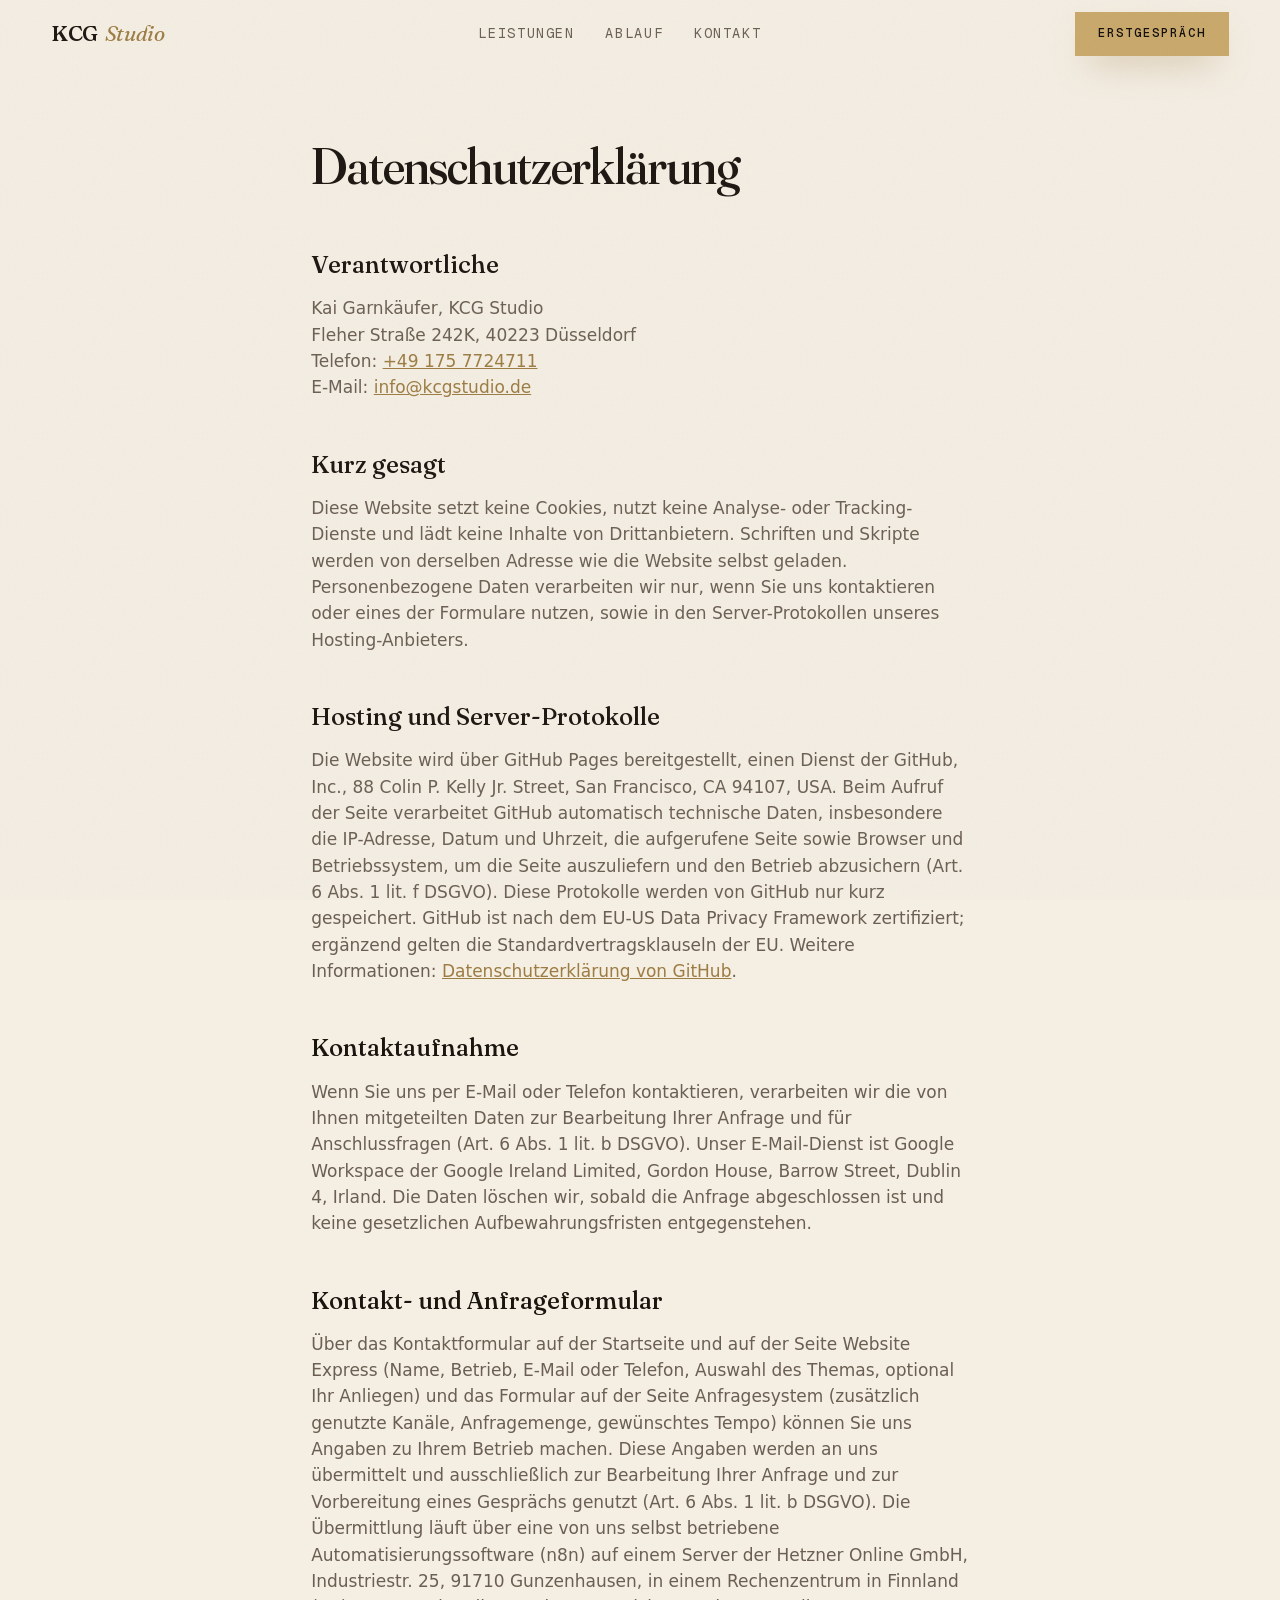
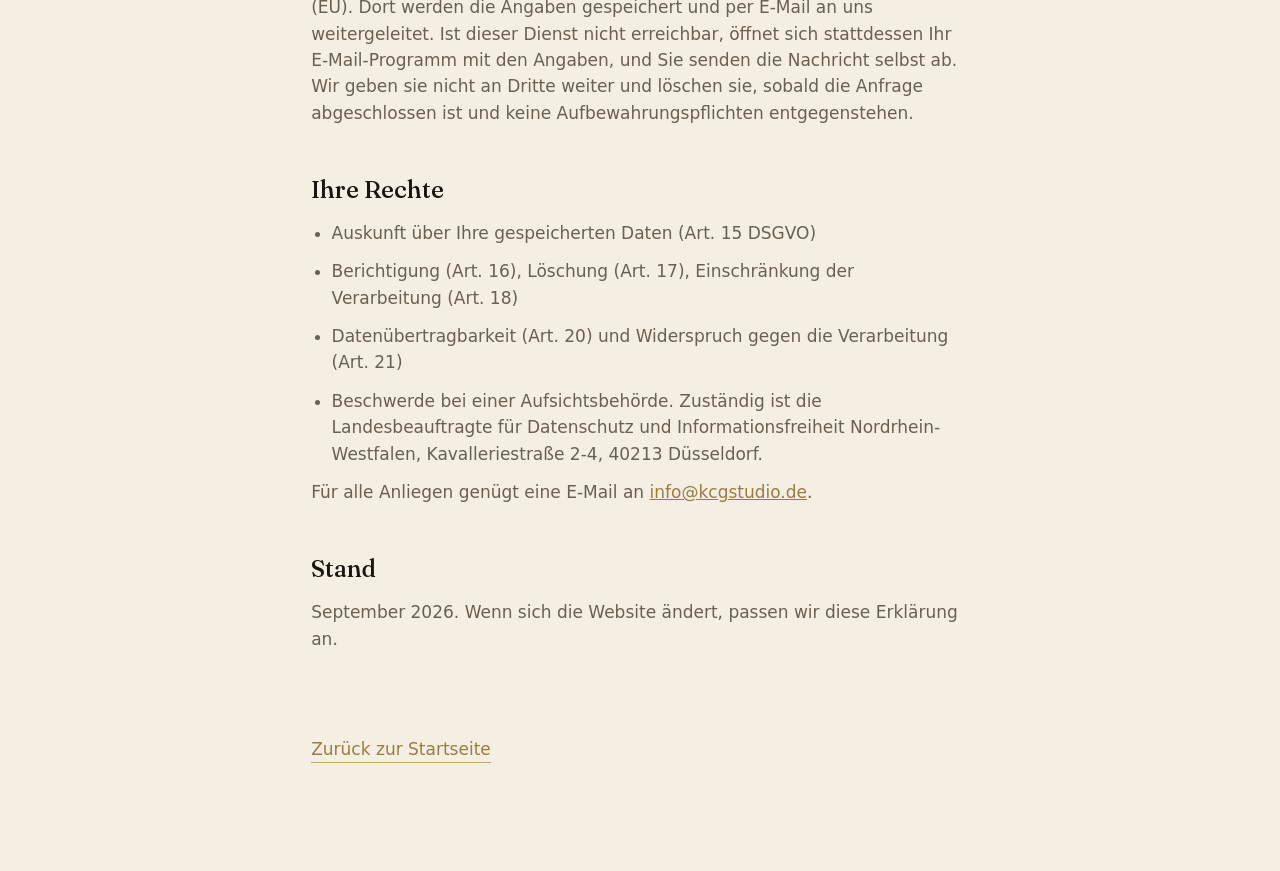
<file: datenschutz.html>
<!doctype html>
<html lang="de">
<head>
  <meta charset="utf-8" />
  <meta name="robots" content="noindex, nofollow" />
  <meta name="viewport" content="width=device-width, initial-scale=1" />
  <title>Datenschutz | KCG Studio</title>
  <meta name="robots" content="noindex" />
  <link rel="icon" href="img/favicon.svg" type="image/svg+xml" />
  <link rel="apple-touch-icon" href="img/apple-touch-icon.png" />
  <meta name="theme-color" content="#F4EEE3" />
  <link rel="stylesheet" href="style.css" />
</head>
<body>
  <header class="nav">
    <a href="index.html" class="wordmark" aria-label="KCG Studio, Startseite"><b>KCG</b><i>Studio</i></a>
    <nav class="nav__links" aria-label="Hauptnavigation">
      <a href="index.html#leistungen">Leistungen</a>
      <a href="index.html#ablauf">Ablauf</a>
      <a data-ueber="off" href="ueber-uns.html">Über uns</a>
      <a href="index.html#kontakt">Kontakt</a>
    </nav>
    <a class="btn btn--pulse nav__cta" href="index.html#kontakt">Erstgespräch</a>
  </header>

  <main class="legal">
    <h1 class="display">Datenschutzerklärung</h1>

    <h2>Verantwortliche</h2>
    <p>
      Kai Garnkäufer, KCG Studio<br />
      Fleher Straße 242K, 40223 Düsseldorf<br />
      Telefon: <a href="tel:+491757724711">+49 175 7724711</a><br />
      E-Mail: <a href="mailto:info@kcgstudio.de">info@kcgstudio.de</a>
    </p>

    <h2>Kurz gesagt</h2>
    <p>Diese Website setzt keine Cookies, nutzt keine Analyse- oder Tracking-Dienste und lädt keine Inhalte von Drittanbietern. Schriften und Skripte werden von derselben Adresse wie die Website selbst geladen. Personenbezogene Daten verarbeiten wir nur, wenn Sie uns kontaktieren oder eines der Formulare nutzen, sowie in den Server-Protokollen unseres Hosting-Anbieters.</p>

    <h2>Hosting und Server-Protokolle</h2>
    <p>Die Website wird über GitHub Pages bereitgestellt, einen Dienst der GitHub, Inc., 88 Colin P. Kelly Jr. Street, San Francisco, CA 94107, USA. Beim Aufruf der Seite verarbeitet GitHub automatisch technische Daten, insbesondere die IP-Adresse, Datum und Uhrzeit, die aufgerufene Seite sowie Browser und Betriebssystem, um die Seite auszuliefern und den Betrieb abzusichern (Art. 6 Abs. 1 lit. f DSGVO). Diese Protokolle werden von GitHub nur kurz gespeichert. GitHub ist nach dem EU-US Data Privacy Framework zertifiziert; ergänzend gelten die Standardvertragsklauseln der EU. Weitere Informationen: <a href="https://docs.github.com/de/site-policy/privacy-policies/github-general-privacy-statement">Datenschutzerklärung von GitHub</a>.</p>

    <h2>Kontaktaufnahme</h2>
    <p>Wenn Sie uns per E-Mail oder Telefon kontaktieren, verarbeiten wir die von Ihnen mitgeteilten Daten zur Bearbeitung Ihrer Anfrage und für Anschlussfragen (Art. 6 Abs. 1 lit. b DSGVO). Unser E-Mail-Dienst ist Google Workspace der Google Ireland Limited, Gordon House, Barrow Street, Dublin 4, Irland. Die Daten löschen wir, sobald die Anfrage abgeschlossen ist und keine gesetzlichen Aufbewahrungsfristen entgegenstehen.</p>

    <h2>Kontakt- und Anfrageformular</h2>
    <p>Über das Kontaktformular auf der Startseite und auf der Seite Website Express (Name, Betrieb, E-Mail oder Telefon, Auswahl des Themas, optional Ihr Anliegen) und das Formular auf der Seite Anfragesystem (zusätzlich genutzte Kanäle, Anfragemenge, gewünschtes Tempo) können Sie uns Angaben zu Ihrem Betrieb machen. Diese Angaben werden an uns übermittelt und ausschließlich zur Bearbeitung Ihrer Anfrage und zur Vorbereitung eines Gesprächs genutzt (Art. 6 Abs. 1 lit. b DSGVO). Die Übermittlung läuft über eine von uns selbst betriebene Automatisierungssoftware (n8n) auf einem Server der Hetzner Online GmbH, Industriestr. 25, 91710 Gunzenhausen, in einem Rechenzentrum in Finnland (EU). Dort werden die Angaben gespeichert und per E-Mail an uns weitergeleitet. Ist dieser Dienst nicht erreichbar, öffnet sich stattdessen Ihr E-Mail-Programm mit den Angaben, und Sie senden die Nachricht selbst ab. Wir geben sie nicht an Dritte weiter und löschen sie, sobald die Anfrage abgeschlossen ist und keine Aufbewahrungspflichten entgegenstehen.</p>

    <h2>Ihre Rechte</h2>
    <ul>
      <li>Auskunft über Ihre gespeicherten Daten (Art. 15 DSGVO)</li>
      <li>Berichtigung (Art. 16), Löschung (Art. 17), Einschränkung der Verarbeitung (Art. 18)</li>
      <li>Datenübertragbarkeit (Art. 20) und Widerspruch gegen die Verarbeitung (Art. 21)</li>
      <li>Beschwerde bei einer Aufsichtsbehörde. Zuständig ist die Landesbeauftragte für Datenschutz und Informationsfreiheit Nordrhein-Westfalen, Kavalleriestraße 2-4, 40213 Düsseldorf.</li>
    </ul>
    <p>Für alle Anliegen genügt eine E-Mail an <a href="mailto:info@kcgstudio.de">info@kcgstudio.de</a>.</p>

    <h2>Stand</h2>
    <p>September 2026. Wenn sich die Website ändert, passen wir diese Erklärung an.</p>

    <a class="legal__back" href="index.html">Zurück zur Startseite</a>
  </main>
</body>
</html>
</file>
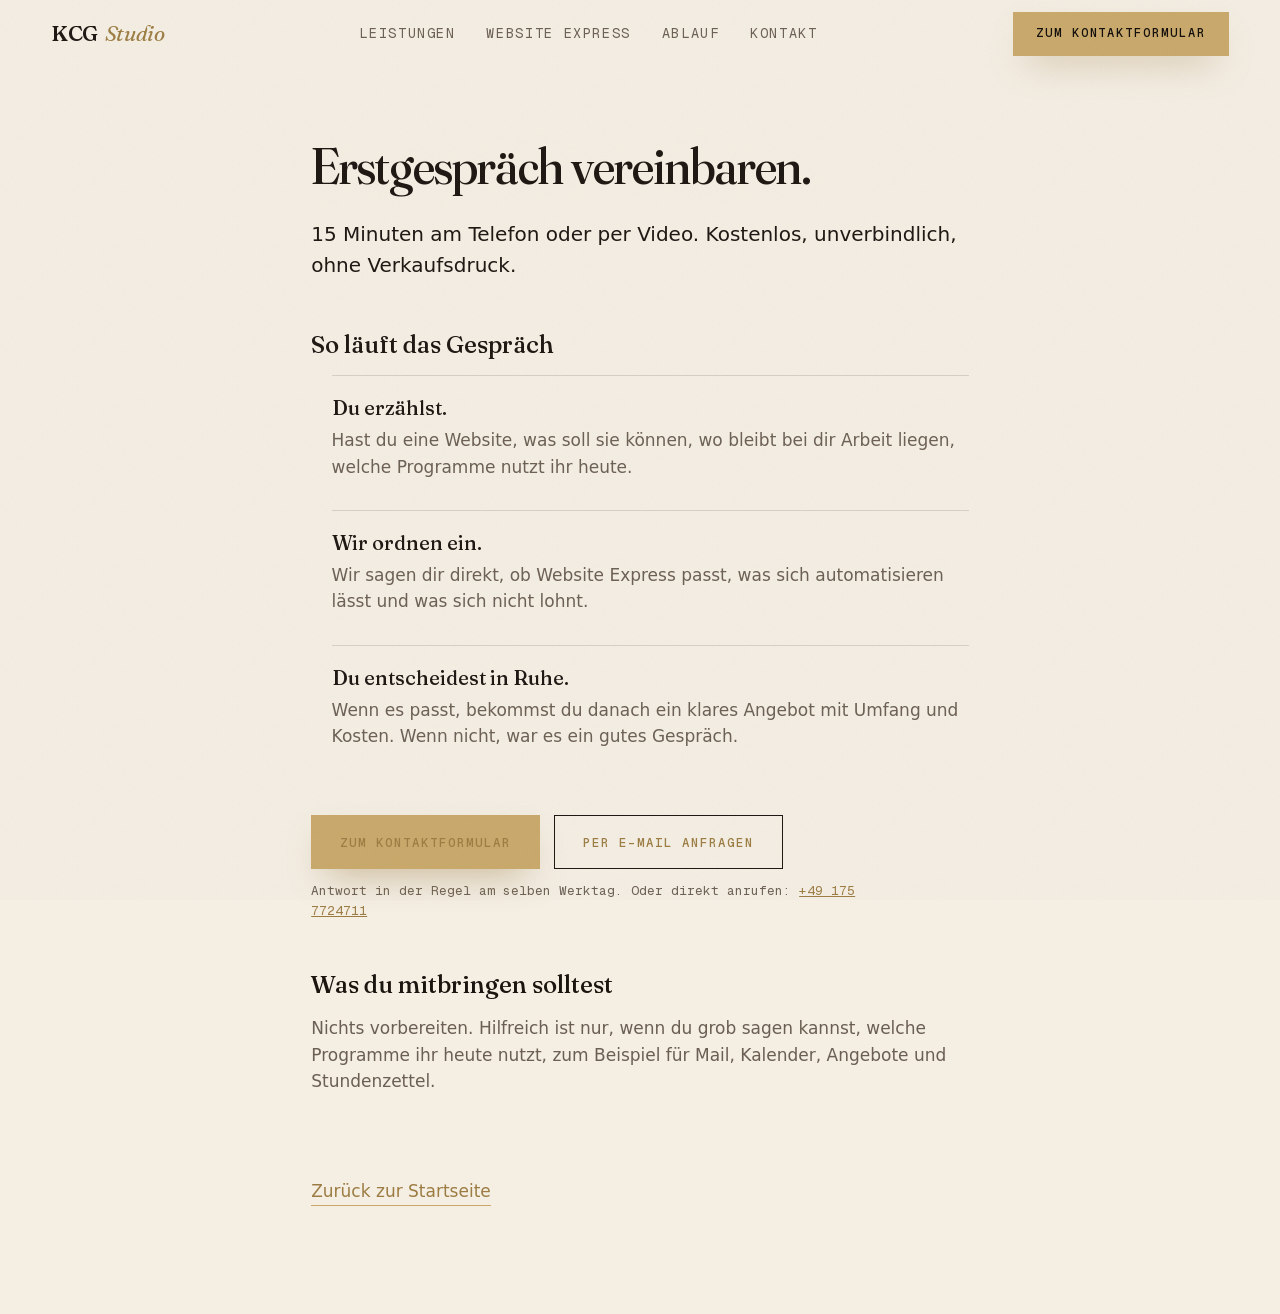
<file: erstgespraech.html>
<!doctype html>
<html lang="de">
<head>
  <meta charset="utf-8" />
  <meta name="robots" content="noindex, nofollow" />
  <meta name="viewport" content="width=device-width, initial-scale=1" />
  <title>Erstgespräch vereinbaren | KCG Studio</title>
  <meta name="description" content="Kostenloses Erstgespräch mit KCG Studio: In 15 Minuten klären wir, ob Website Express zu deinem Betrieb passt und was sich sinnvoll automatisieren lässt." />
  <link rel="canonical" href="https://kcgstudio.de/erstgespraech.html" />
  <meta property="og:url" content="https://kcgstudio.de/erstgespraech.html" />
  <meta property="og:title" content="Erstgespräch vereinbaren | KCG Studio" />
  <meta property="og:description" content="Kostenloses Erstgespräch mit KCG Studio: In 15 Minuten klären wir, ob Website Express zu deinem Betrieb passt und was sich sinnvoll automatisieren lässt." />
  <meta property="og:type" content="website" />
  <meta property="og:locale" content="de_DE" />
  <meta property="og:image" content="https://kcgstudio.de/img/og.jpg" />
  <meta property="og:image:width" content="1200" />
  <meta property="og:image:height" content="630" />
  <meta name="twitter:card" content="summary_large_image" />
  <link rel="icon" href="img/favicon.svg" type="image/svg+xml" />
  <link rel="apple-touch-icon" href="img/apple-touch-icon.png" />
  <meta name="theme-color" content="#F4EEE3" />
  <link rel="stylesheet" href="style.css" />
</head>
<body>
  <header class="nav">
    <a href="index.html" class="wordmark" aria-label="KCG Studio, Startseite"><b>KCG</b><i>Studio</i></a>
    <nav class="nav__links" aria-label="Hauptnavigation">
      <a href="index.html#leistungen">Leistungen</a>
      <a href="website-express.html">Website Express</a>
      <a href="index.html#ablauf">Ablauf</a>
      <a data-ueber="off" href="ueber-uns.html">Über uns</a>
      <a href="index.html#kontakt">Kontakt</a>
    </nav>
    <a class="btn btn--pulse nav__cta" href="index.html#kontakt">Zum Kontaktformular</a>
  </header>

  <main class="legal booking">
    <h1 class="display">Erstgespräch vereinbaren.</h1>
    <p class="booking__lead">15 Minuten am Telefon oder per Video. Kostenlos, unverbindlich, ohne Verkaufsdruck.</p>

    <h2>So läuft das Gespräch</h2>
    <ul class="booking__list">
      <li><strong>Du erzählst.</strong> Hast du eine Website, was soll sie können, wo bleibt bei dir Arbeit liegen, welche Programme nutzt ihr heute.</li>
      <li><strong>Wir ordnen ein.</strong> Wir sagen dir direkt, ob Website Express passt, was sich automatisieren lässt und was sich nicht lohnt.</li>
      <li><strong>Du entscheidest in Ruhe.</strong> Wenn es passt, bekommst du danach ein klares Angebot mit Umfang und Kosten. Wenn nicht, war es ein gutes Gespräch.</li>
    </ul>

    <div class="booking__actions">
      <!-- TODO: Google-Kalender-Terminplan verlinken, sobald der Link vorliegt, und data-booking auf "on" stellen -->
      <a class="btn btn--gold" href="#" data-booking="off">Termin online wählen</a>
      <a class="btn btn--pulse" href="index.html#kontakt">Zum Kontaktformular</a>
      <a class="btn btn--ghost" href="mailto:info@kcgstudio.de?subject=Erstgespr%C3%A4ch&amp;body=Betrieb%3A%0ATelefon%3A%0AWo%20geht%20bei%20euch%20Zeit%20verloren%3F%0A">Per E-Mail anfragen</a>
    </div>
    <p class="booking__note">Antwort in der Regel am selben Werktag. Oder direkt anrufen: <a href="tel:+491757724711">+49 175 7724711</a></p>

    <h2>Was du mitbringen solltest</h2>
    <p>Nichts vorbereiten. Hilfreich ist nur, wenn du grob sagen kannst, welche Programme ihr heute nutzt, zum Beispiel für Mail, Kalender, Angebote und Stundenzettel.</p>

    <a class="legal__back" href="index.html">Zurück zur Startseite</a>
  </main>
  <script src="ui.js"></script>
</body>
</html>
</file>
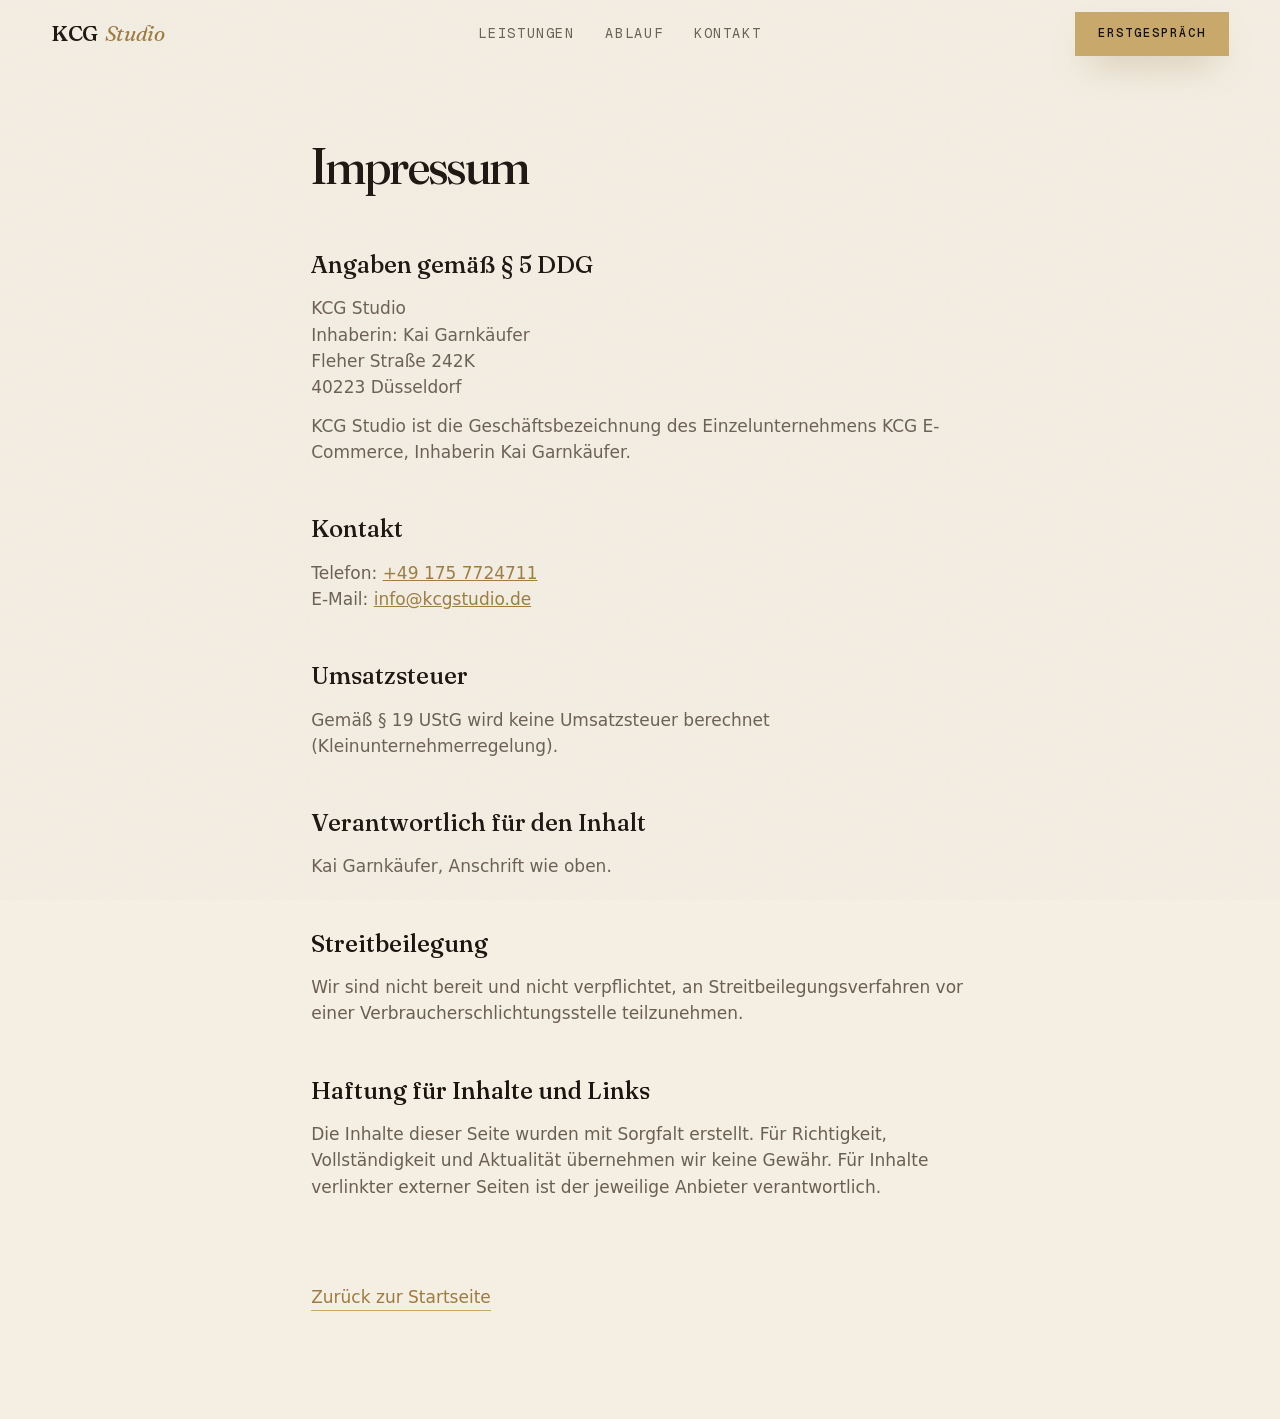
<file: impressum.html>
<!doctype html>
<html lang="de">
<head>
  <meta charset="utf-8" />
  <meta name="robots" content="noindex, nofollow" />
  <meta name="viewport" content="width=device-width, initial-scale=1" />
  <title>Impressum | KCG Studio</title>
  <meta name="robots" content="noindex" />
  <link rel="icon" href="img/favicon.svg" type="image/svg+xml" />
  <link rel="apple-touch-icon" href="img/apple-touch-icon.png" />
  <meta name="theme-color" content="#F4EEE3" />
  <link rel="stylesheet" href="style.css" />
</head>
<body>
  <header class="nav">
    <a href="index.html" class="wordmark" aria-label="KCG Studio, Startseite"><b>KCG</b><i>Studio</i></a>
    <nav class="nav__links" aria-label="Hauptnavigation">
      <a href="index.html#leistungen">Leistungen</a>
      <a href="index.html#ablauf">Ablauf</a>
      <a data-ueber="off" href="ueber-uns.html">Über uns</a>
      <a href="index.html#kontakt">Kontakt</a>
    </nav>
    <a class="btn btn--pulse nav__cta" href="index.html#kontakt">Erstgespräch</a>
  </header>

  <main class="legal">
    <h1 class="display">Impressum</h1>

    <h2>Angaben gemäß § 5 DDG</h2>
    <p>
      KCG Studio<br />
      Inhaberin: Kai Garnkäufer<br />
      Fleher Straße 242K<br />
      40223 Düsseldorf
    </p>
    <p>KCG Studio ist die Geschäftsbezeichnung des Einzelunternehmens KCG E-Commerce, Inhaberin Kai Garnkäufer.</p>

    <h2>Kontakt</h2>
    <p>
      Telefon: <a href="tel:+491757724711">+49 175 7724711</a><br />
      E-Mail: <a href="mailto:info@kcgstudio.de">info@kcgstudio.de</a>
    </p>

    <h2>Umsatzsteuer</h2>
    <p>Gemäß § 19 UStG wird keine Umsatzsteuer berechnet (Kleinunternehmerregelung).</p>
    <!-- TODO: USt-IdNr. ergänzen, sobald Kai die Nummer nennt: <p>Umsatzsteuer-Identifikationsnummer gemäß § 27a UStG: DE…</p> -->

    <h2>Verantwortlich für den Inhalt</h2>
    <p>Kai Garnkäufer, Anschrift wie oben.</p>

    <h2>Streitbeilegung</h2>
    <p>Wir sind nicht bereit und nicht verpflichtet, an Streitbeilegungsverfahren vor einer Verbraucherschlichtungsstelle teilzunehmen.</p>

    <h2>Haftung für Inhalte und Links</h2>
    <p>Die Inhalte dieser Seite wurden mit Sorgfalt erstellt. Für Richtigkeit, Vollständigkeit und Aktualität übernehmen wir keine Gewähr. Für Inhalte verlinkter externer Seiten ist der jeweilige Anbieter verantwortlich.</p>

    <a class="legal__back" href="index.html">Zurück zur Startseite</a>
  </main>
</body>
</html>
</file>
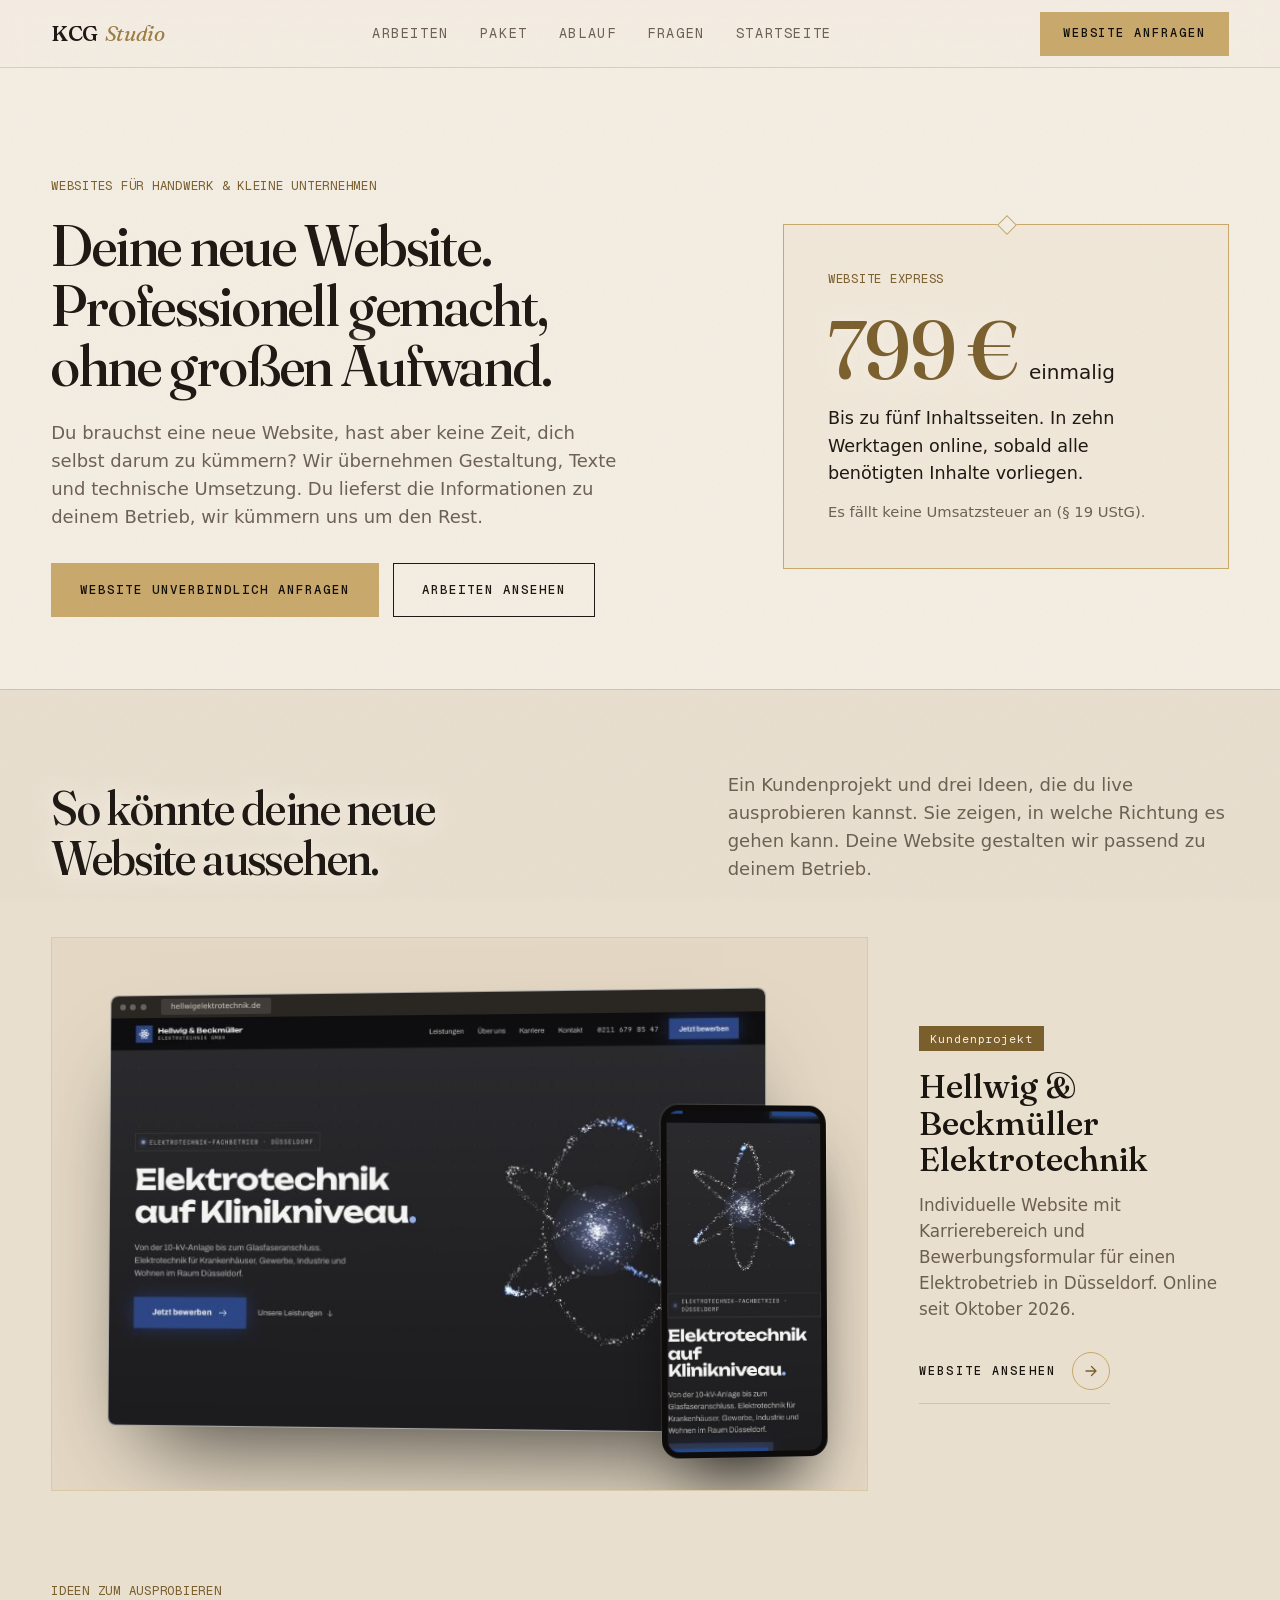
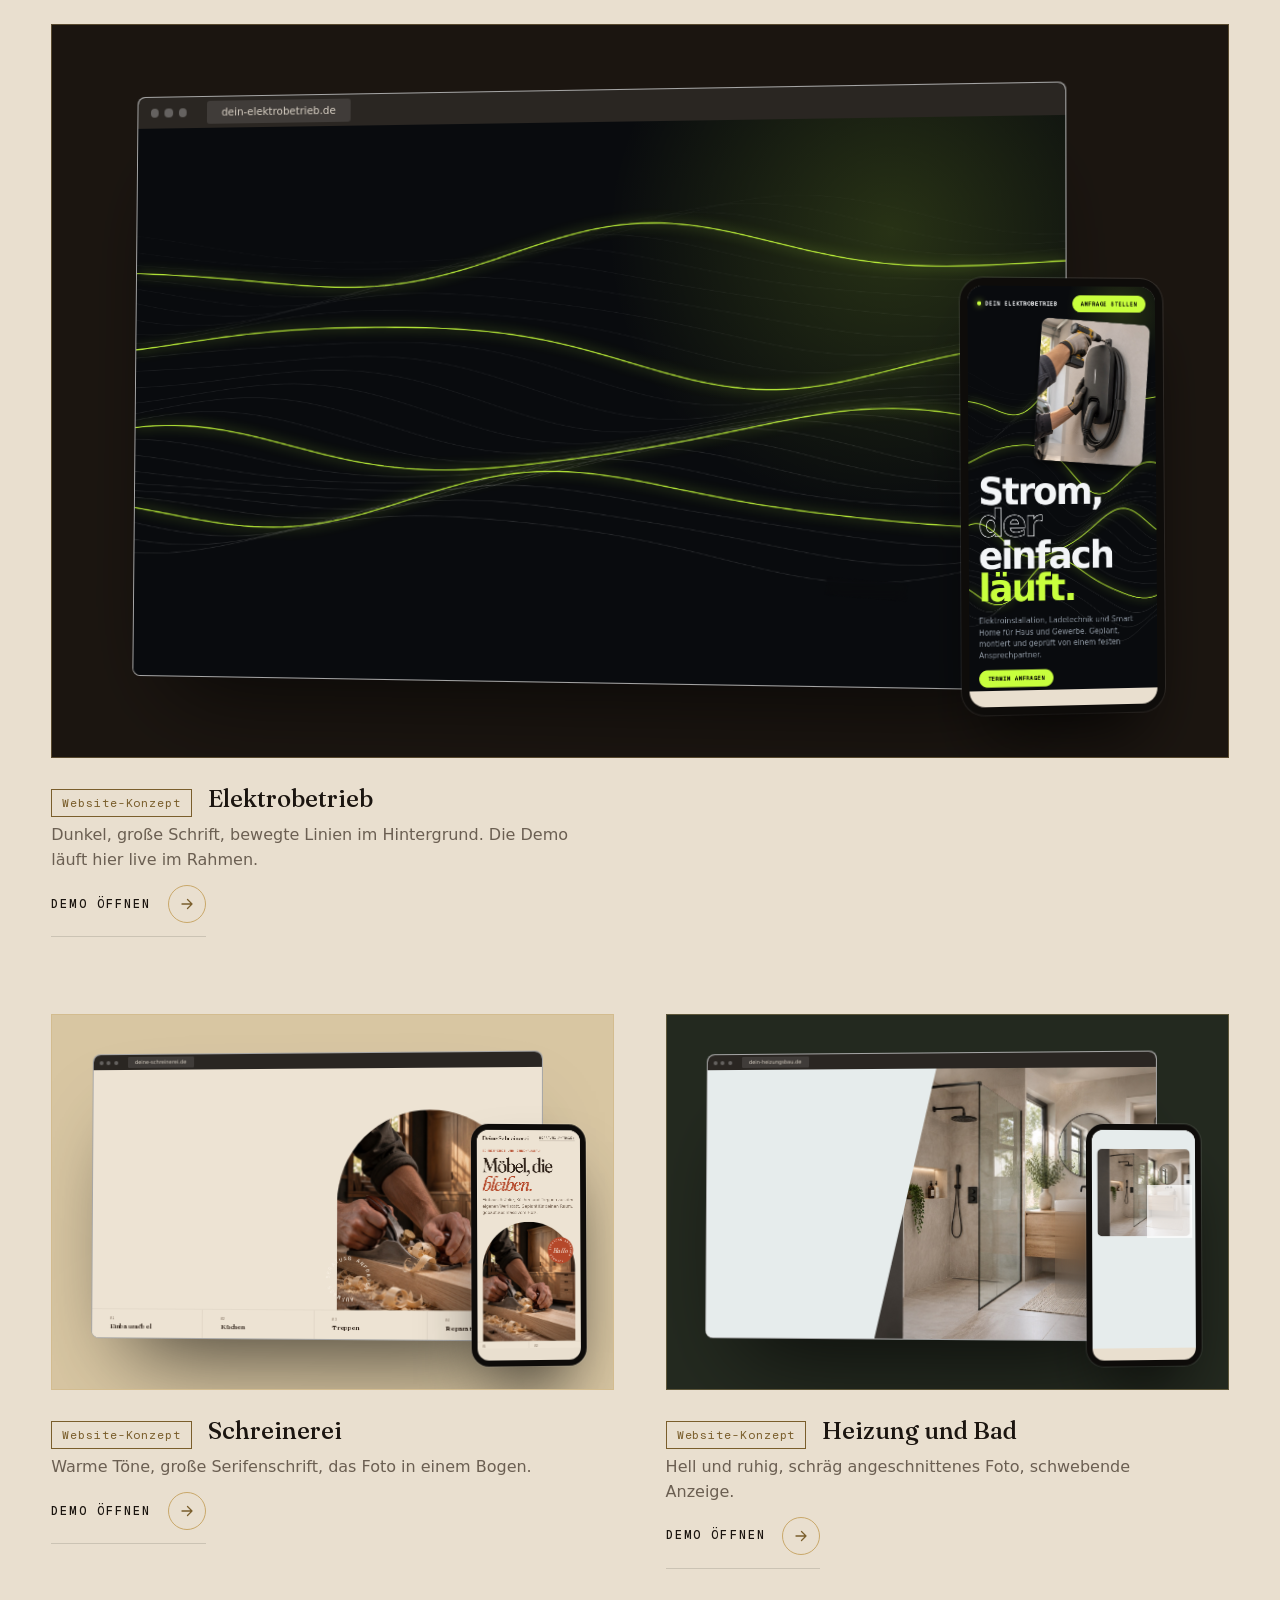
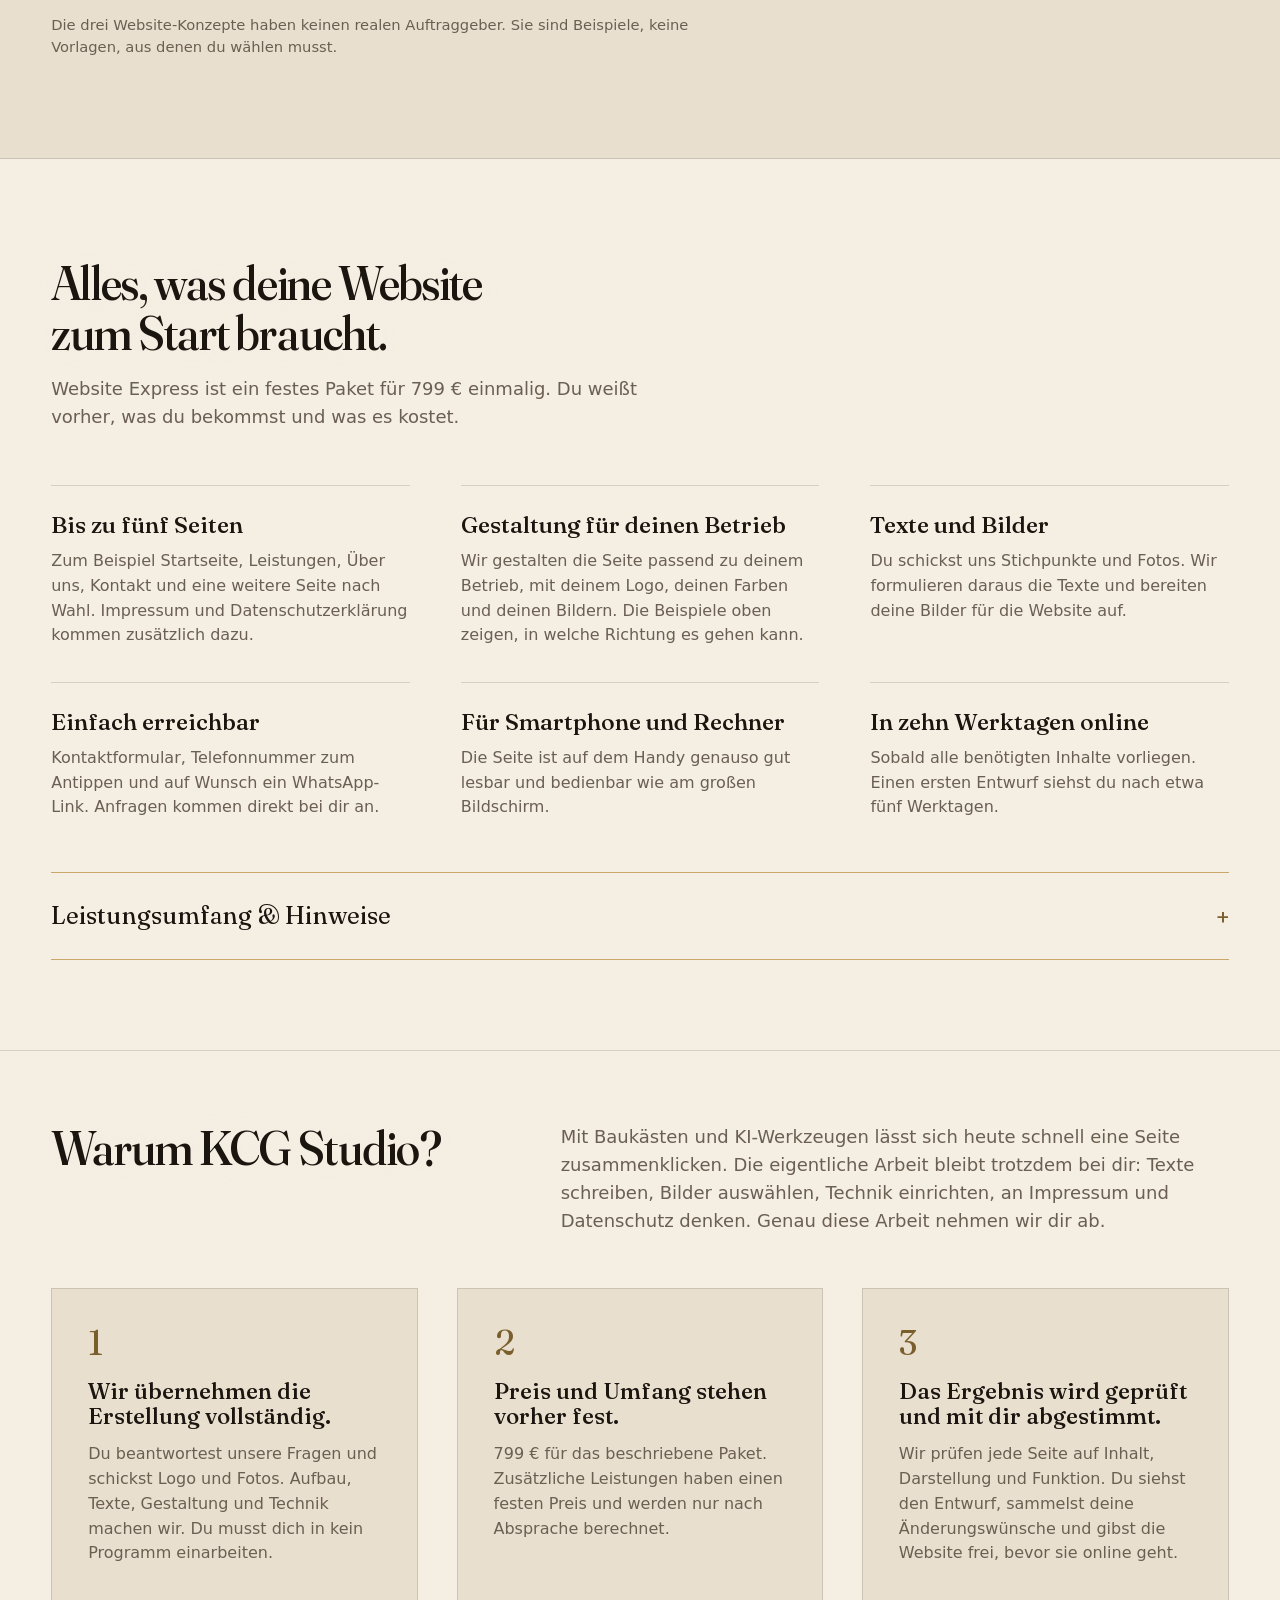
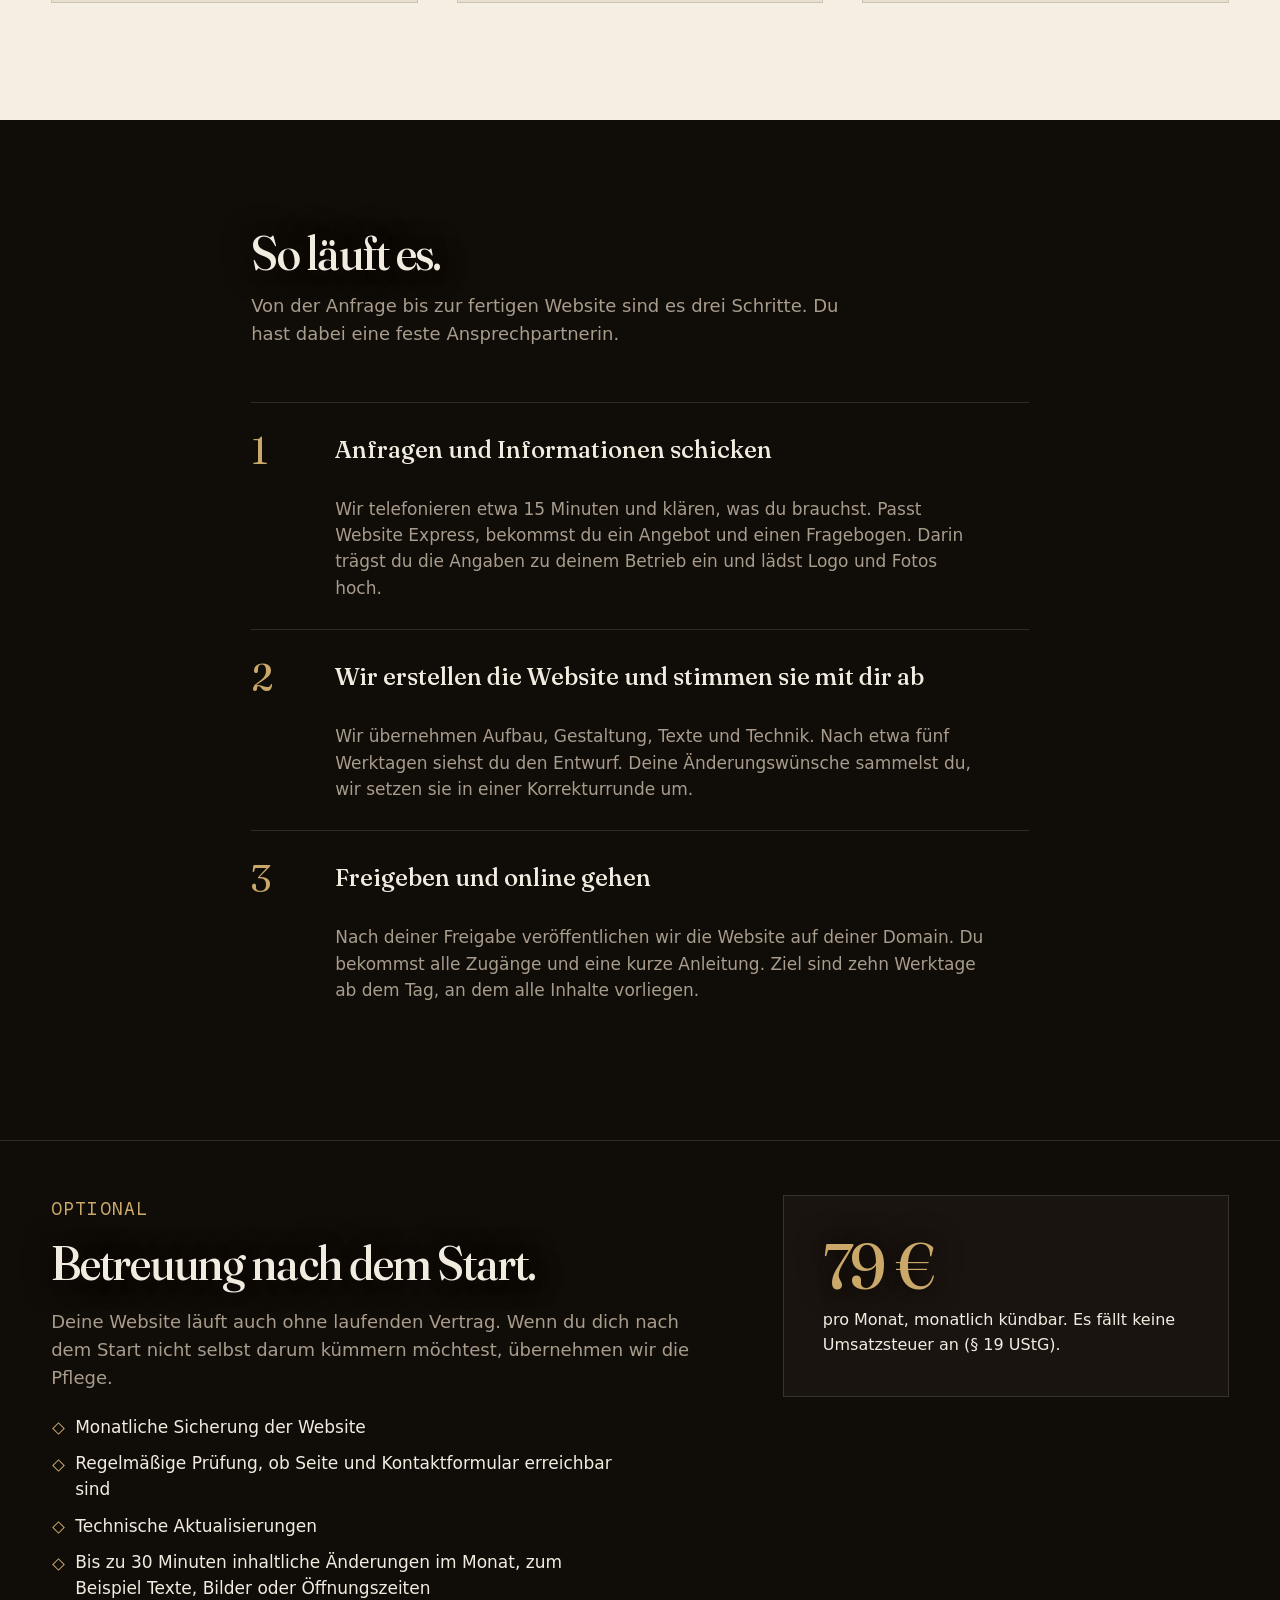
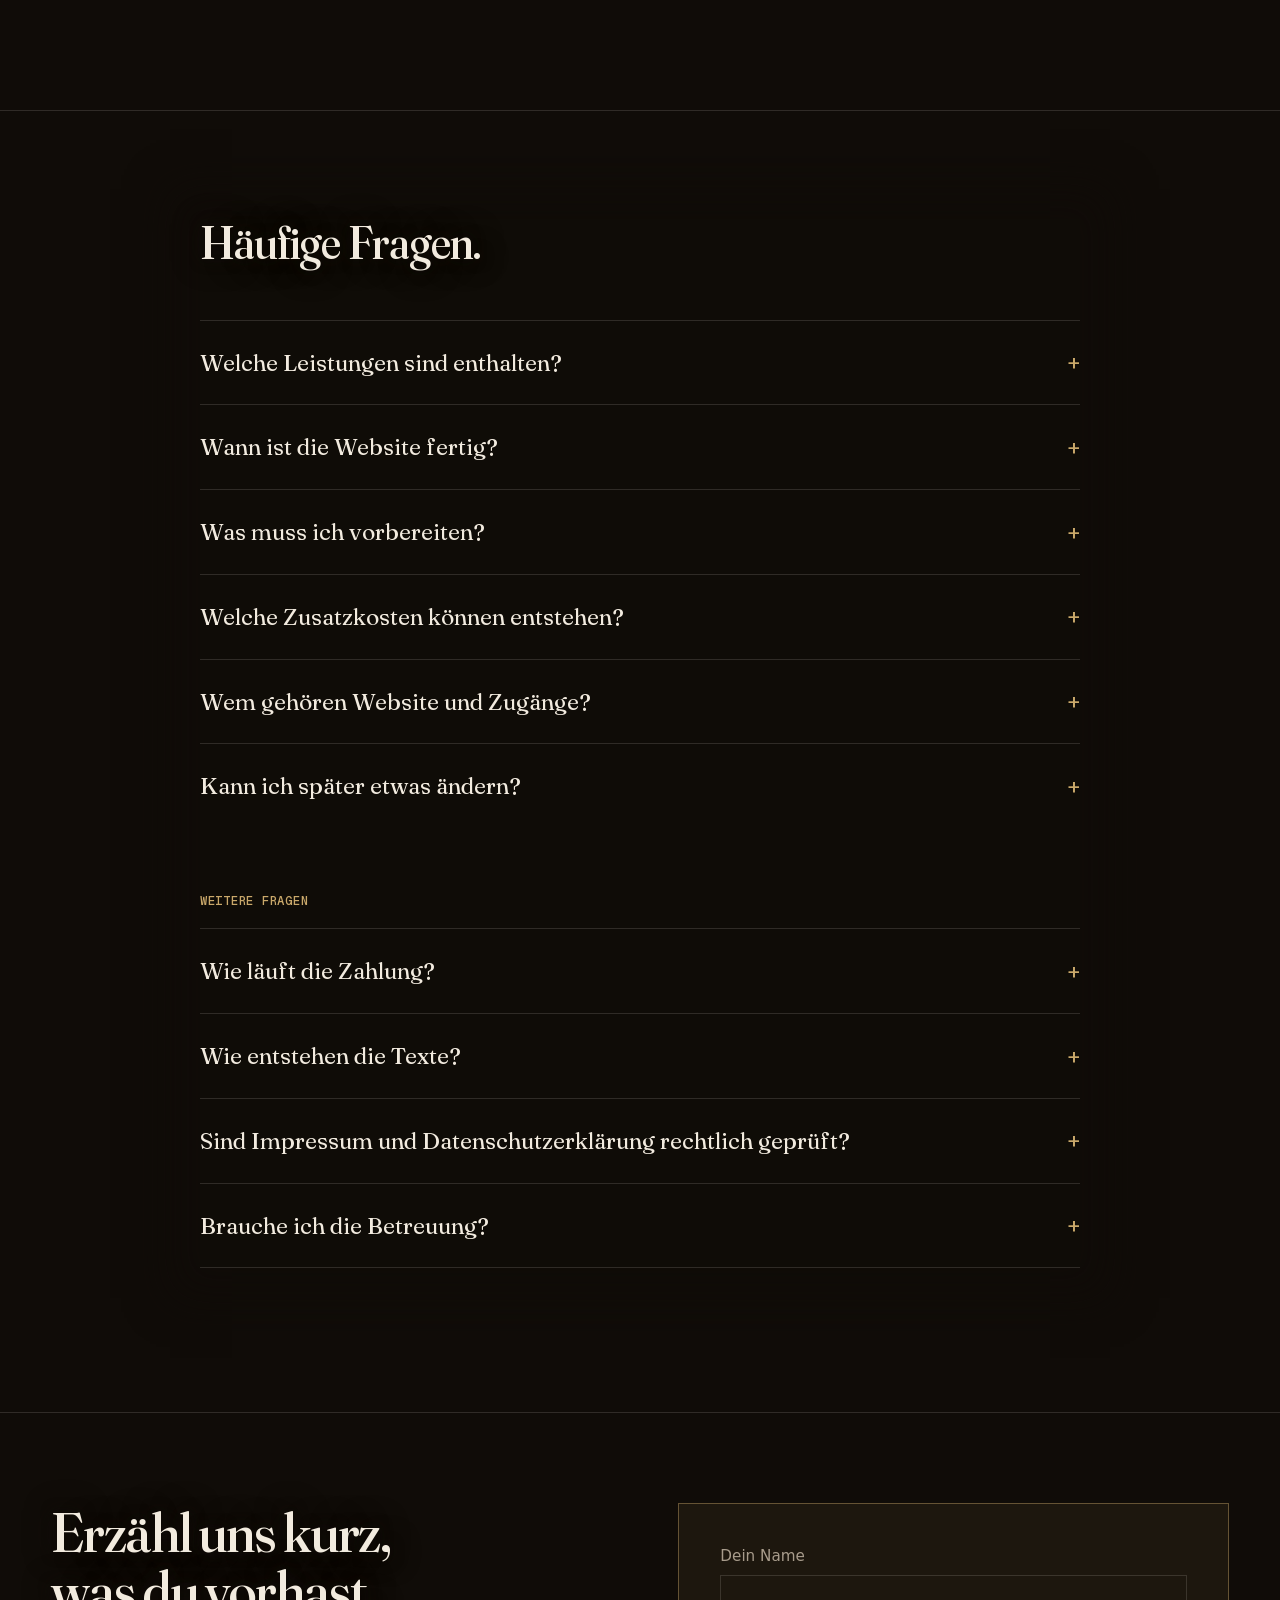
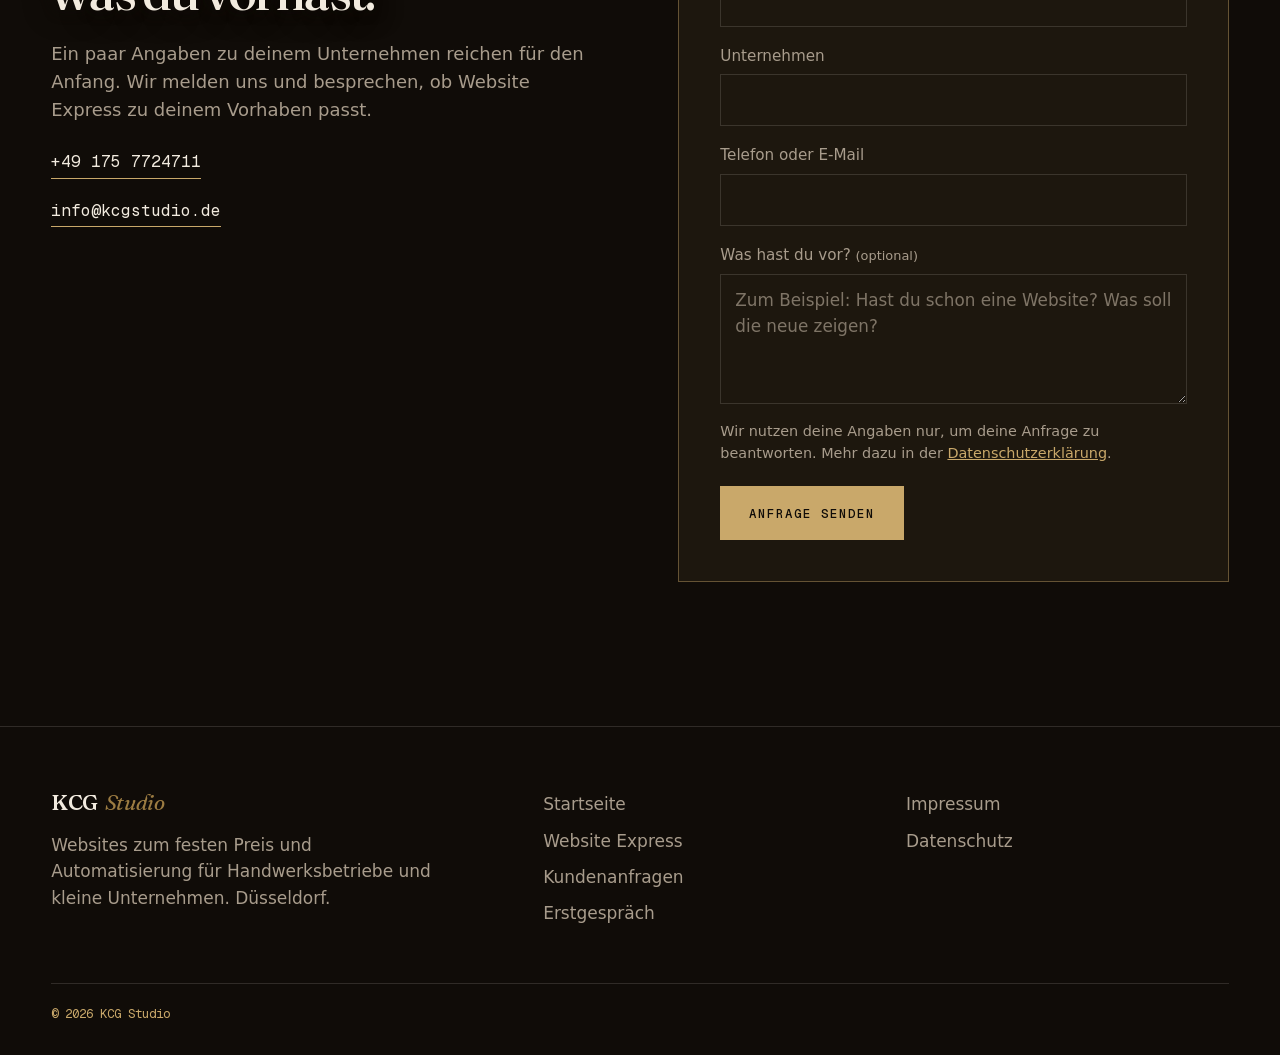
<file: website-express.html>
<!doctype html>
<html lang="de">
<head>
  <meta charset="utf-8" />
  <meta name="robots" content="noindex, nofollow" />
  <meta name="viewport" content="width=device-width, initial-scale=1" />
  <title>Website Express: Professionelle Website für deinen Betrieb, 799 € | KCG Studio</title>
  <meta name="description" content="Website Express von KCG Studio: Wir übernehmen Gestaltung, Texte und technische Umsetzung deiner neuen Website. Bis zu fünf Seiten, 799 € einmalig, in zehn Werktagen online, sobald alle Inhalte vorliegen." />
  <link rel="canonical" href="https://kcgstudio.de/website-express.html" />
  <meta property="og:url" content="https://kcgstudio.de/website-express.html" />
  <meta property="og:title" content="Website Express: Professionelle Website für deinen Betrieb, 799 € | KCG Studio" />
  <meta property="og:description" content="Wir übernehmen Gestaltung, Texte und technische Umsetzung deiner neuen Website. Bis zu fünf Seiten, 799 € einmalig, in zehn Werktagen online, sobald alle Inhalte vorliegen." />
  <meta property="og:type" content="website" />
  <meta property="og:locale" content="de_DE" />
  <meta property="og:image" content="https://kcgstudio.de/img/og.jpg" />
  <meta property="og:image:width" content="1200" />
  <meta property="og:image:height" content="630" />
  <meta name="twitter:card" content="summary_large_image" />
  <link rel="icon" href="img/favicon.svg" type="image/svg+xml" />
  <link rel="apple-touch-icon" href="img/apple-touch-icon.png" />
  <meta name="theme-color" content="#F4EEE3" />
  <link rel="stylesheet" href="style.css" />
  <script>document.documentElement.classList.add('js');</script>
</head>
<body class="as xp">
  <a class="xp-skip" href="#inhalt">Zum Inhalt springen</a>
  <header class="nav is-solid">
    <a href="index.html" class="wordmark" aria-label="KCG Studio, Startseite"><b>KCG</b><i>Studio</i></a>
    <nav class="nav__links" aria-label="Hauptnavigation">
      <a href="#arbeiten">Arbeiten</a>
      <a href="#paket">Paket</a>
      <a href="#ablauf">Ablauf</a>
      <a href="#fragen">Fragen</a>
      <a href="index.html">Startseite</a>
    </nav>
    <a class="btn btn--pulse nav__cta" href="#anfrage">Website anfragen</a>
    <button class="nav__burger" id="burger" aria-label="Menü öffnen" aria-expanded="false" aria-controls="menu">
      <span></span><span></span>
    </button>
  </header>

  <div class="menu" id="menu" hidden>
    <a href="#arbeiten">Arbeiten</a>
    <a href="#paket">Paket</a>
    <a href="#ablauf">Ablauf</a>
    <a href="#fragen">Fragen</a>
    <a href="index.html">Startseite</a>
    <a class="btn btn--pulse menu__cta" href="#anfrage">Website anfragen</a>
  </div>

  <main id="inhalt">

    <!-- 1 HERO -->
    <section class="as-hero xp-hero">
      <div class="as-in xp-hero__in">
        <div>
          <p class="mono">Websites für Handwerk &amp; kleine Unternehmen</p>
          <h1 class="display">Deine neue Website. Professionell gemacht, ohne großen Aufwand.</h1>
          <p class="as-hero__p">Du brauchst eine neue Website, hast aber keine Zeit, dich selbst darum zu kümmern? Wir übernehmen Gestaltung, Texte und technische Umsetzung. Du lieferst die Informationen zu deinem Betrieb, wir kümmern uns um den Rest.</p>
          <div class="as-hero__cta">
            <a class="btn btn--pulse" href="#anfrage">Website unverbindlich anfragen</a>
            <a class="btn btn--ghost" href="#arbeiten">Arbeiten ansehen</a>
          </div>
        </div>
        <aside class="xp-preis" aria-label="Preis Website Express">
          <p class="mono xp-preis__label">Website Express</p>
          <p class="xp-preis__n display">799 € <span>einmalig</span></p>
          <p class="xp-preis__sub">Bis zu fünf Inhaltsseiten. In zehn Werktagen online, sobald alle benötigten Inhalte vorliegen.</p>
          <p class="xp-preis__fine">Es fällt keine Umsatzsteuer an (§ 19 UStG).</p>
        </aside>
      </div>
    </section>

    <!-- 2 PORTFOLIO: ein Kundenprojekt und drei Website-Konzepte als Ideen (Kai 2026-11-12: Beispiele, keine Auswahl aus drei Layouts) -->
    <section class="xp-pf" id="arbeiten">
      <div class="as-in">
        <div class="xp-pf__head">
          <h2 class="display">So könnte deine neue Website aussehen.</h2>
          <p>Ein Kundenprojekt und drei Ideen, die du live ausprobieren kannst. Sie zeigen, in welche Richtung es gehen kann. Deine Website gestalten wir passend zu deinem Betrieb.</p>
        </div>

        <figure class="pf pf--ref">
<div class="pf__stage">
<div class="pf__desk">
  <div class="pf__bar" aria-hidden="true"><i></i><i></i><i></i><span>hellwigelektrotechnik.de</span></div>
  <img src="img/ref-hellwig-desktop.jpg" width="800" height="500" alt="Startseite von hellwigelektrotechnik.de am Rechner: dunkle Seite mit der Überschrift Elektrotechnik auf Klinikniveau" loading="lazy" />
</div>
<div class="pf__phone"><img src="img/ref-hellwig-handy.jpg" width="572" height="1100" alt="Dieselbe Startseite auf dem Smartphone" loading="lazy" /></div>
</div>
<figcaption>
  <span class="pf__tag pf__tag--echt">Kundenprojekt</span>
  <h3>Hellwig &amp; Beckmüller Elektrotechnik</h3>
  <p>Individuelle Website mit Karrierebereich und Bewerbungsformular für einen Elektrobetrieb in Düsseldorf. Online seit Oktober 2026.</p>
  <a class="arrow" href="https://hellwigelektrotechnik.de" target="_blank" rel="noopener"><span>Website ansehen</span><span class="arrow__i"><svg viewBox="0 0 12 12" aria-hidden="true"><path d="M1 6h10M6.5 1.5 11 6l-4.5 4.5" fill="none" stroke="currentColor" stroke-width="1.3" stroke-linecap="round" stroke-linejoin="round"/></svg></span></a>
</figcaption>
</figure>
<p class="xp-pf__sub">Ideen zum Ausprobieren</p>
<figure class="pf pf--a pf--wide">
<div class="pf__stage">
<div class="pf__desk">
  <div class="pf__bar" aria-hidden="true"><i></i><i></i><i></i><span>dein-elektrobetrieb.de</span></div>
  <div class="pf__live" data-w="1440" data-h="860" style="aspect-ratio:1440/860"><iframe src="demo/elektro.html" title="Website-Konzept Elektrobetrieb, Ansicht am Rechner" loading="lazy" tabindex="-1" scrolling="no"></iframe></div>
</div>
<div class="pf__phone"><div class="pf__live" data-w="390" data-h="802"><iframe src="demo/elektro.html" title="Website-Konzept Elektrobetrieb, Ansicht am Smartphone" loading="lazy" tabindex="-1" scrolling="no"></iframe></div></div>
</div>
<figcaption>
  <span class="pf__tag">Website-Konzept</span>
  <h3>Elektrobetrieb</h3>
  <p>Dunkel, große Schrift, bewegte Linien im Hintergrund. Die Demo läuft hier live im Rahmen.</p>
  <a class="arrow" href="demo/elektro.html" target="_blank" rel="noopener"><span>Demo öffnen</span><span class="arrow__i"><svg viewBox="0 0 12 12" aria-hidden="true"><path d="M1 6h10M6.5 1.5 11 6l-4.5 4.5" fill="none" stroke="currentColor" stroke-width="1.3" stroke-linecap="round" stroke-linejoin="round"/></svg></span></a>
</figcaption>
</figure>
<div class="xp-pf__row">
<figure class="pf pf--b">
<div class="pf__stage">
<div class="pf__desk">
  <div class="pf__bar" aria-hidden="true"><i></i><i></i><i></i><span>deine-schreinerei.de</span></div>
  <div class="pf__live" data-w="1440" data-h="860" style="aspect-ratio:1440/860"><iframe src="demo/schreinerei.html" title="Website-Konzept Schreinerei, Ansicht am Rechner" loading="lazy" tabindex="-1" scrolling="no"></iframe></div>
</div>
<div class="pf__phone"><div class="pf__live" data-w="390" data-h="802"><iframe src="demo/schreinerei.html" title="Website-Konzept Schreinerei, Ansicht am Smartphone" loading="lazy" tabindex="-1" scrolling="no"></iframe></div></div>
</div>
<figcaption>
  <span class="pf__tag">Website-Konzept</span>
  <h3>Schreinerei</h3>
  <p>Warme Töne, große Serifenschrift, das Foto in einem Bogen.</p>
  <a class="arrow" href="demo/schreinerei.html" target="_blank" rel="noopener"><span>Demo öffnen</span><span class="arrow__i"><svg viewBox="0 0 12 12" aria-hidden="true"><path d="M1 6h10M6.5 1.5 11 6l-4.5 4.5" fill="none" stroke="currentColor" stroke-width="1.3" stroke-linecap="round" stroke-linejoin="round"/></svg></span></a>
</figcaption>
</figure>
<figure class="pf pf--c">
<div class="pf__stage">
<div class="pf__desk">
  <div class="pf__bar" aria-hidden="true"><i></i><i></i><i></i><span>dein-heizungsbau.de</span></div>
  <div class="pf__live" data-w="1440" data-h="860" style="aspect-ratio:1440/860"><iframe src="demo/bad.html" title="Website-Konzept Heizung und Bad, Ansicht am Rechner" loading="lazy" tabindex="-1" scrolling="no"></iframe></div>
</div>
<div class="pf__phone"><div class="pf__live" data-w="390" data-h="802"><iframe src="demo/bad.html" title="Website-Konzept Heizung und Bad, Ansicht am Smartphone" loading="lazy" tabindex="-1" scrolling="no"></iframe></div></div>
</div>
<figcaption>
  <span class="pf__tag">Website-Konzept</span>
  <h3>Heizung und Bad</h3>
  <p>Hell und ruhig, schräg angeschnittenes Foto, schwebende Anzeige.</p>
  <a class="arrow" href="demo/bad.html" target="_blank" rel="noopener"><span>Demo öffnen</span><span class="arrow__i"><svg viewBox="0 0 12 12" aria-hidden="true"><path d="M1 6h10M6.5 1.5 11 6l-4.5 4.5" fill="none" stroke="currentColor" stroke-width="1.3" stroke-linecap="round" stroke-linejoin="round"/></svg></span></a>
</figcaption>
</figure>
</div>
        <p class="xp-pf__note">Die drei Website-Konzepte haben keinen realen Auftraggeber. Sie sind Beispiele, keine Vorlagen, aus denen du wählen musst.</p>
      </div>
    </section>

    <!-- 3 WEBSITE EXPRESS -->
    <section class="xp-paket" id="paket">
      <div class="as-in">
        <div class="xp-paket__head">
          <h2 class="display">Alles, was deine Website zum Start braucht.</h2>
          <p>Website Express ist ein festes Paket für 799 € einmalig. Du weißt vorher, was du bekommst und was es kostet.</p>
        </div>
        <ul class="xp-paket__grid">
          <li><h3>Bis zu fünf Seiten</h3><p>Zum Beispiel Startseite, Leistungen, Über uns, Kontakt und eine weitere Seite nach Wahl. Impressum und Datenschutzerklärung kommen zusätzlich dazu.</p></li>
          <li><h3>Gestaltung für deinen Betrieb</h3><p>Wir gestalten die Seite passend zu deinem Betrieb, mit deinem Logo, deinen Farben und deinen Bildern. Die Beispiele oben zeigen, in welche Richtung es gehen kann.</p></li>
          <li><h3>Texte und Bilder</h3><p>Du schickst uns Stichpunkte und Fotos. Wir formulieren daraus die Texte und bereiten deine Bilder für die Website auf.</p></li>
          <li><h3>Einfach erreichbar</h3><p>Kontaktformular, Telefonnummer zum Antippen und auf Wunsch ein WhatsApp-Link. Anfragen kommen direkt bei dir an.</p></li>
          <li><h3>Für Smartphone und Rechner</h3><p>Die Seite ist auf dem Handy genauso gut lesbar und bedienbar wie am großen Bildschirm.</p></li>
          <li><h3>In zehn Werktagen online</h3><p>Sobald alle benötigten Inhalte vorliegen. Einen ersten Entwurf siehst du nach etwa fünf Werktagen.</p></li>
        </ul>

        <details class="xp-umfang" id="umfang">
          <summary>Leistungsumfang &amp; Hinweise</summary>
          <div class="xp-umfang__in">
            <div>
              <h3>Im Preis enthalten</h3>
              <ul>
                <li>Bis zu fünf Inhaltsseiten, dazu Impressum und Datenschutzerklärung auf Basis einer Vorlage mit deinen Angaben</li>
                <li>Gestaltung passend zu deinem Betrieb, mit Logo und Farben</li>
                <li>Texte auf Grundlage deiner Angaben</li>
                <li>Aufbereitung deiner Fotos. Fehlen Bilder, ergänzen wir nach Absprache bis zu fünf passende Motive</li>
                <li>Kontaktformular mit Zustellung an deine E-Mail-Adresse, Telefonnummer zum Antippen, WhatsApp-Link, Link zu Google Maps</li>
                <li>Darstellung auf Smartphone, Tablet und Rechner</li>
                <li>Grundlagen für Suchmaschinen: Seitentitel, Beschreibungen, saubere Überschriften, Sitemap</li>
                <li>Einrichtung auf deiner Domain und deinem Webspace, mit verschlüsselter Verbindung (HTTPS)</li>
                <li>Eine gebündelte Korrekturrunde im Umfang von bis zu zwei Stunden</li>
                <li>Übergabe aller Zugänge mit kurzer Anleitung</li>
              </ul>
            </div>
            <div>
              <h3>Nicht enthalten</h3>
              <ul>
                <li>Kosten für Domain und Webspace. Die zahlst du direkt an deinen Anbieter</li>
                <li>Onlineshop, Kundenlogin, Buchungssystem, mehrsprachige Seiten</li>
                <li>Logo-Entwicklung und Fotoaufnahmen vor Ort</li>
                <li>Werbeanzeigen und laufende Änderungen nach der Übergabe</li>
                <li>Rechtliche Prüfung von Impressum und Datenschutzerklärung. Die Angaben prüfst du selbst oder dein Rechtsberater</li>
              </ul>
              <h3>Zusätzliche Leistungen</h3>
              <ul>
                <li>Weitere Inhaltsseite: 99 €</li>
                <li>Änderungen über die Korrekturrunde hinaus: 69 € pro Stunde, vorher angekündigt</li>
                <li>Laufende Betreuung: 79 € im Monat, optional</li>
              </ul>
              <h3>Zahlung</h3>
              <ul>
                <li>50 % bei Auftrag, 50 % wenn die Website online ist</li>
                <li>Alle Preise ohne Umsatzsteuer, die nach § 19 UStG nicht erhoben wird</li>
              </ul>
            </div>
          </div>
        </details>
      </div>
    </section>

    <!-- 4 WARUM KCG STUDIO -->
    <section class="xp-warum" id="warum">
      <div class="as-in">
        <div class="xp-warum__head">
          <h2 class="display">Warum KCG Studio?</h2>
          <p>Mit Baukästen und KI-Werkzeugen lässt sich heute schnell eine Seite zusammenklicken. Die eigentliche Arbeit bleibt trotzdem bei dir: Texte schreiben, Bilder auswählen, Technik einrichten, an Impressum und Datenschutz denken. Genau diese Arbeit nehmen wir dir ab.</p>
        </div>
        <ol class="xp-warum__grid">
          <li><h3>Wir übernehmen die Erstellung vollständig.</h3><p>Du beantwortest unsere Fragen und schickst Logo und Fotos. Aufbau, Texte, Gestaltung und Technik machen wir. Du musst dich in kein Programm einarbeiten.</p></li>
          <li><h3>Preis und Umfang stehen vorher fest.</h3><p>799 € für das beschriebene Paket. Zusätzliche Leistungen haben einen festen Preis und werden nur nach Absprache berechnet.</p></li>
          <li><h3>Das Ergebnis wird geprüft und mit dir abgestimmt.</h3><p>Wir prüfen jede Seite auf Inhalt, Darstellung und Funktion. Du siehst den Entwurf, sammelst deine Änderungswünsche und gibst die Website frei, bevor sie online geht.</p></li>
        </ol>
      </div>
    </section>

    <!-- AB HIER DUNKEL -->
    <div class="tone-dark">

      <!-- 5 SO LÄUFT ES -->
      <section class="as-schritte" id="ablauf">
        <div class="as-in as-in--narrow">
          <h2 class="display">So läuft es.</h2>
          <p>Von der Anfrage bis zur fertigen Website sind es drei Schritte. Du hast dabei eine feste Ansprechpartnerin.</p>
          <ol class="as-steps">
            <li>
              <h3>Anfragen und Informationen schicken</h3>
              <p>Wir telefonieren etwa 15 Minuten und klären, was du brauchst. Passt Website Express, bekommst du ein Angebot und einen Fragebogen. Darin trägst du die Angaben zu deinem Betrieb ein und lädst Logo und Fotos hoch.</p>
            </li>
            <li>
              <h3>Wir erstellen die Website und stimmen sie mit dir ab</h3>
              <p>Wir übernehmen Aufbau, Gestaltung, Texte und Technik. Nach etwa fünf Werktagen siehst du den Entwurf. Deine Änderungswünsche sammelst du, wir setzen sie in einer Korrekturrunde um.</p>
            </li>
            <li>
              <h3>Freigeben und online gehen</h3>
              <p>Nach deiner Freigabe veröffentlichen wir die Website auf deiner Domain. Du bekommst alle Zugänge und eine kurze Anleitung. Ziel sind zehn Werktage ab dem Tag, an dem alle Inhalte vorliegen.</p>
            </li>
          </ol>
        </div>
      </section>

      <!-- 6 OPTIONALE BETREUUNG -->
      <section class="xp-betreuung" id="betreuung">
        <div class="as-in xp-betreuung__in">
          <div class="xp-betreuung__text">
            <p class="mono">Optional</p>
            <h2 class="display">Betreuung nach dem Start.</h2>
            <p>Deine Website läuft auch ohne laufenden Vertrag. Wenn du dich nach dem Start nicht selbst darum kümmern möchtest, übernehmen wir die Pflege.</p>
            <ul class="xp-betreuung__list">
              <li>Monatliche Sicherung der Website</li>
              <li>Regelmäßige Prüfung, ob Seite und Kontaktformular erreichbar sind</li>
              <li>Technische Aktualisierungen</li>
              <li>Bis zu 30 Minuten inhaltliche Änderungen im Monat, zum Beispiel Texte, Bilder oder Öffnungszeiten</li>
            </ul>
          </div>
          <div class="xp-betreuung__preis">
            <p class="xp-betreuung__n display">79 €</p>
            <p>pro Monat, monatlich kündbar. Es fällt keine Umsatzsteuer an (§ 19 UStG).</p>
          </div>
        </div>
      </section>

      <!-- 7 FAQ -->
      <section class="faq" id="fragen">
        <div class="faq__in">
          <h2 class="display">Häufige Fragen.</h2>
          <details>
            <summary>Welche Leistungen sind enthalten?</summary>
            <p>Bis zu fünf Inhaltsseiten plus Impressum und Datenschutzerklärung, die Gestaltung in deinen Farben und mit deinem Logo, Texte auf Grundlage deiner Angaben, die Aufbereitung deiner Bilder, ein Kontaktformular, die Einrichtung auf deiner Domain und eine gebündelte Korrekturrunde. Die vollständige Liste steht unter <a href="#umfang" data-open="umfang">Leistungsumfang &amp; Hinweise</a>.</p>
          </details>
          <details>
            <summary>Wann ist die Website fertig?</summary>
            <p>Unser Ziel sind zehn Werktage ab dem Tag, an dem alle benötigten Inhalte vollständig vorliegen. Den ersten Entwurf siehst du nach etwa fünf Werktagen. Fehlen Inhalte oder dauert deine Rückmeldung länger, verschiebt sich der Termin entsprechend.</p>
          </details>
          <details>
            <summary>Was muss ich vorbereiten?</summary>
            <p>Dein Logo, Fotos von Betrieb und Arbeit, Angaben zu deinen Leistungen, Öffnungszeiten und Kontaktdaten sowie die Angaben fürs Impressum. Das fragen wir in einem Fragebogen ab, für den du etwa 20 Minuten brauchst. Außerdem benötigen wir Zugang zu deiner Domain und deinem Webspace. Hast du beides noch nicht, nennen wir dir einen passenden Anbieter.</p>
          </details>
          <details>
            <summary>Welche Zusatzkosten können entstehen?</summary>
            <p>Für das beschriebene Paket keine. Zusätzliche Kosten entstehen nur, wenn du mehr möchtest: Eine weitere Inhaltsseite kostet 99 €, Änderungen über die Korrekturrunde hinaus 69 € pro Stunde. Beides sprechen wir vorher mit dir ab. Domain und Webspace bezahlst du direkt bei deinem Anbieter, in der Regel wenige Euro im Monat.</p>
          </details>
          <details>
            <summary>Wem gehören Website und Zugänge?</summary>
            <p>Dir. Die Website liegt auf deinem Webspace unter deiner Domain, und du bekommst bei der Übergabe alle Zugänge. Du bist danach nicht an uns gebunden.</p>
          </details>
          <details>
            <summary>Kann ich später etwas ändern?</summary>
            <p>Ja. Du kannst Änderungen bei uns nach Aufwand beauftragen oder die Betreuung buchen, in der monatlich bis zu 30 Minuten Änderungen enthalten sind. Auch Erweiterungen sind möglich, zum Beispiel weitere Seiten oder eine <a href="anfragesystem.html">automatische Antwort auf Kundenanfragen</a>.</p>
          </details>
          <h3 class="faq__sub">Weitere Fragen</h3>
          <details>
            <summary>Wie läuft die Zahlung?</summary>
            <p>Die Hälfte bei Auftrag, die andere Hälfte, wenn die Website online ist. Du bekommst jeweils eine Rechnung per E-Mail. Umsatzsteuer fällt nach § 19 UStG nicht an, der Preis von 799 € ist also der Betrag, den du zahlst.</p>
          </details>
          <details>
            <summary>Wie entstehen die Texte?</summary>
            <p>Auf Grundlage deiner Angaben. Wir nutzen dafür auch KI-Werkzeuge. Jeden Text prüfen und überarbeiten wir, bevor du ihn im Entwurf siehst, und du kannst ihn in der Korrekturrunde anpassen lassen.</p>
          </details>
          <details>
            <summary>Sind Impressum und Datenschutzerklärung rechtlich geprüft?</summary>
            <p>Nein. Wir erstellen beide Seiten auf Basis einer Vorlage mit deinen Angaben. Das ersetzt keine Rechtsberatung. Die Angaben prüfst du selbst oder dein Rechtsberater.</p>
          </details>
          <details>
            <summary>Brauche ich die Betreuung?</summary>
            <p>Nein. Die Website funktioniert ohne laufenden Vertrag. Die Betreuung ist für alle gedacht, die sich nach dem Start nicht selbst um Pflege und kleine Änderungen kümmern möchten.</p>
          </details>
        </div>
      </section>

      <!-- 8 KONTAKT: Formular über kontakt.js an n8n »KCG Studio: Kontaktformular«, Thema fest auf Website Express -->
      <section class="xp-anfrage" id="anfrage">
        <div class="as-in xp-anfrage__in">
          <div>
            <h2 class="display">Erzähl uns kurz, was du vorhast.</h2>
            <p class="kontakt__p">Ein paar Angaben zu deinem Unternehmen reichen für den Anfang. Wir melden uns und besprechen, ob Website Express zu deinem Vorhaben passt.</p>
            <div class="kontakt__ways">
              <a href="tel:+491757724711">+49 175 7724711</a>
              <a href="mailto:info@kcgstudio.de?subject=Website%20Express">info@kcgstudio.de</a>
            </div>
          </div>
          <form class="kform" id="kontakt-form" data-webhook="https://n8n-n8n.ni5rqh.easypanel.host/webhook/kcg-kontakt" novalidate>
            <div class="funnel__hp" aria-hidden="true"><label>Website<input type="text" name="website" tabindex="-1" autocomplete="off" /></label></div>
            <input type="hidden" name="thema" value="Website Express" />
            <div class="kform__fields">
              <label><span>Dein Name</span><input type="text" name="name" autocomplete="name" required /></label>
              <label><span>Unternehmen</span><input type="text" name="betrieb" autocomplete="organization" required /></label>
              <label><span>Telefon oder E-Mail</span><input type="text" name="kontakt" autocomplete="tel" required /></label>
              <label><span>Was hast du vor? <small>(optional)</small></span><textarea name="nachricht" rows="4" maxlength="1900" placeholder="Zum Beispiel: Hast du schon eine Website? Was soll die neue zeigen?"></textarea></label>
            </div>
            <p class="kform__hint">Wir nutzen deine Angaben nur, um deine Anfrage zu beantworten. Mehr dazu in der <a href="datenschutz.html">Datenschutzerklärung</a>.</p>
            <div class="kform__actions"><button type="submit" class="btn btn--pulse" id="kformSend">Anfrage senden</button></div>
            <p class="kform__err" id="kformErr" role="alert" hidden></p>
            <div class="kform__done" id="kformDone" role="status" hidden>
              <h3 class="display" id="kformDoneH">Danke, deine Anfrage ist angekommen.</h3>
              <p id="kformDoneP">Wir melden uns in der Regel am selben Werktag. Wenn es schneller gehen soll: <a href="tel:+491757724711">+49 175 7724711</a>.</p>
            </div>
          </form>
        </div>
      </section>

      <footer class="footer">
        <div class="footer__in">
          <div>
            <a href="index.html" class="wordmark" aria-label="KCG Studio"><b>KCG</b><i>Studio</i></a>
            <p class="footer__claim">Websites zum festen Preis und Automatisierung für Handwerksbetriebe und kleine Unternehmen. Düsseldorf.</p>
          </div>
          <nav aria-label="Footer">
            <a href="index.html">Startseite</a>
            <a href="website-express.html">Website Express</a>
            <a href="anfragesystem.html">Kundenanfragen</a>
            <a href="erstgespraech.html">Erstgespräch</a>
            <a data-ueber="off" href="ueber-uns.html">Über uns</a>
          </nav>
          <nav aria-label="Rechtliches">
            <a href="impressum.html">Impressum</a>
            <a href="datenschutz.html">Datenschutz</a>
          </nav>
        </div>
        <p class="footer__copy mono">© 2026 KCG Studio</p>
      </footer>
    </div>
  </main>

  <script src="ui.js"></script>
  <script src="kontakt.js"></script>
</body>
</html>
</file>
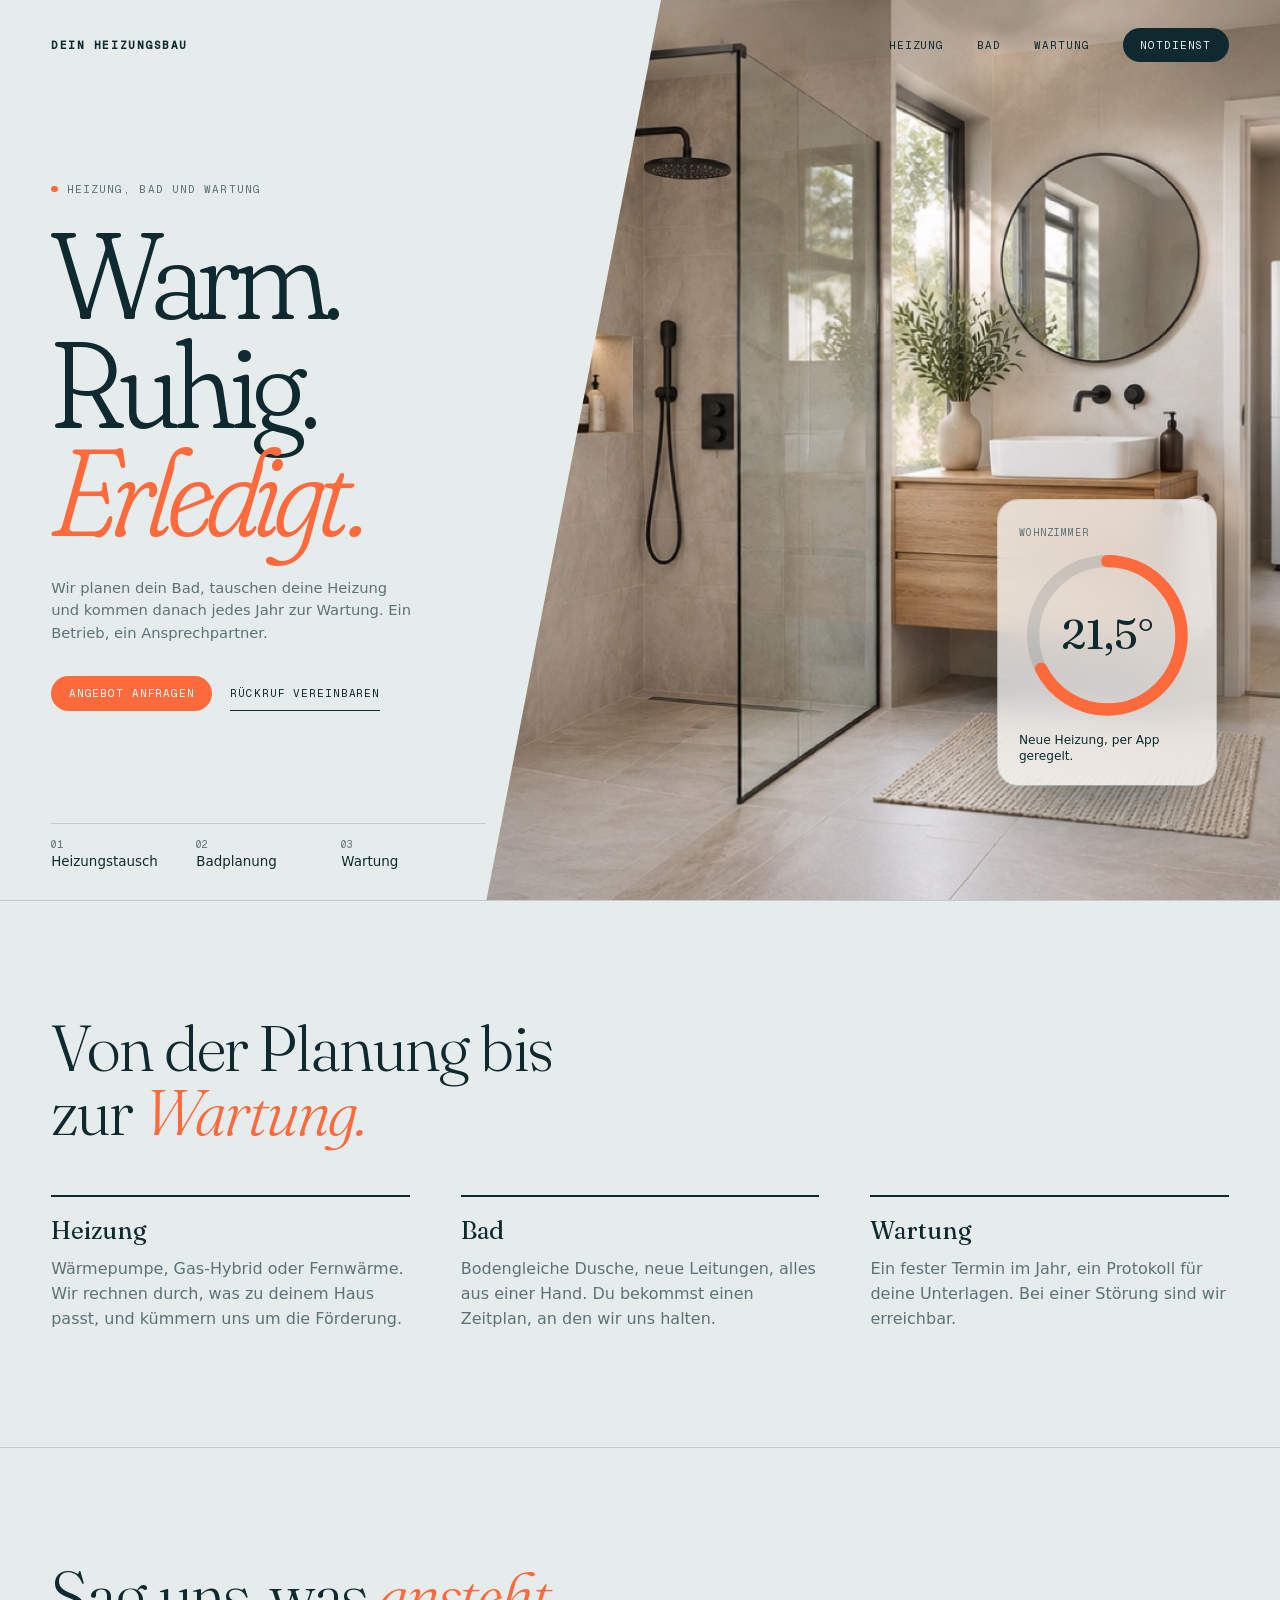
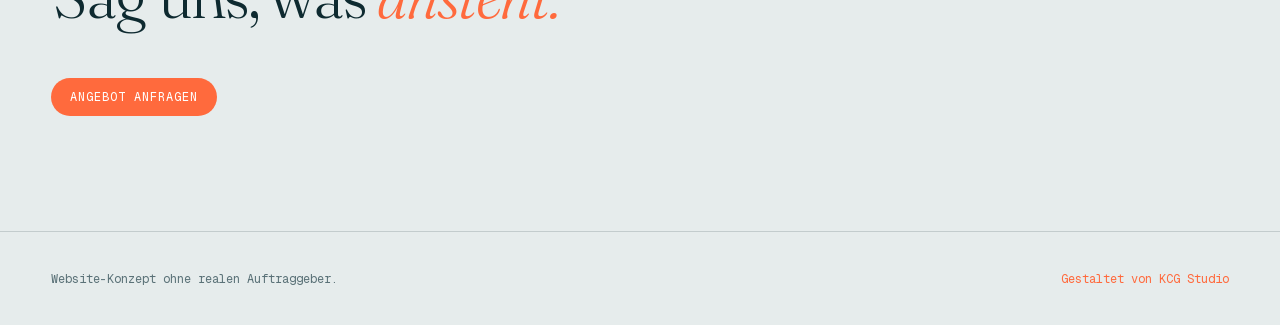
<file: demo/bad.html>
<!doctype html>
<html lang="de">
<head>
<meta charset="utf-8" />
<meta name="viewport" content="width=device-width, initial-scale=1" />
<meta name="robots" content="noindex, nofollow" />
<title>Website-Konzept Heizung und Bad | KCG Studio</title>
<link rel="stylesheet" href="../fonts/fonts.css" />
<style>
*{box-sizing:border-box;margin:0;padding:0}
:root{--bg:#E6ECEC;--fg:#0E2A30;--mut:#5B7278;--acc:#FF6A3D;--line:rgba(14,42,48,.16);--serif:'Fraunces',Georgia,serif;--mono:'Geist Mono',ui-monospace,Menlo,monospace}
html{background:var(--bg)}
body{font-family:system-ui,-apple-system,'Segoe UI',Roboto,sans-serif;color:var(--fg);background:var(--bg);-webkit-font-smoothing:antialiased;overflow-x:hidden}
a{color:inherit;text-decoration:none}
.hero{position:relative;min-height:100vh;display:grid;grid-template-rows:auto 1fr auto;overflow:hidden}
.pic{position:absolute;top:0;right:0;bottom:0;width:62%;clip-path:polygon(22% 0,100% 0,100% 100%,0 100%)}
.pic img{width:100%;height:100%;object-fit:cover;object-position:70% 50%;display:block;animation:pan 22s ease-in-out infinite alternate}
@keyframes pan{from{transform:scale(1.06) translateX(-1.5%)}to{transform:scale(1.14) translateX(1.5%)}}
nav{position:relative;z-index:2;display:flex;align-items:center;gap:2.6vw;padding:2.2vw 4vw;font-family:var(--mono);font-size:max(11px,.85vw);letter-spacing:.08em;text-transform:uppercase}
nav b{margin-right:auto;font-weight:600;letter-spacing:.14em}
nav span{color:var(--fg)}
.pill{padding:.9em 1.6em;border-radius:99px;background:var(--fg);color:var(--bg)}
.txt{position:relative;z-index:2;align-self:center;padding:0 4vw 2vw}
.txt small{display:inline-flex;align-items:center;gap:.8em;font-family:var(--mono);font-size:max(11px,.85vw);letter-spacing:.1em;text-transform:uppercase;color:var(--mut);margin-bottom:2vw}
.txt small::before{content:'';width:.6em;height:.6em;border-radius:50%;background:var(--acc)}
h1{font-family:var(--serif);font-variation-settings:'opsz' 144,'SOFT' 100;font-weight:300;font-size:clamp(3rem,9.6vw,10.4rem);line-height:.88;letter-spacing:-.045em}
h1 em{font-style:italic;font-weight:300;color:var(--acc)}
.txt p{margin-top:2.4vw;max-width:25em;color:var(--mut);font-size:max(14px,1.15vw);line-height:1.55}
.cta{display:flex;gap:1.4vw;margin-top:2.4vw;font-family:var(--mono);font-size:max(11px,.85vw);letter-spacing:.08em;text-transform:uppercase}
.cta .pill{background:var(--acc);color:#fff}.cta a:last-child{padding:.9em 0;border-bottom:1px solid var(--fg)}
.dial{position:absolute;z-index:3;right:5vw;bottom:9vw;width:17vw;min-width:170px;padding:1.6vw;border-radius:1.6vw;background:rgba(255,255,255,.72);backdrop-filter:blur(16px);-webkit-backdrop-filter:blur(16px);box-shadow:0 3vw 5vw -2vw rgba(14,42,48,.5),0 0 0 1px rgba(255,255,255,.6)}
.dial small{font-family:var(--mono);font-size:max(10px,.7vw);letter-spacing:.1em;text-transform:uppercase;color:var(--mut)}
.dial svg{display:block;width:100%;margin:.6vw 0}
.dial circle{fill:none;stroke-width:7}
.ring{stroke:var(--acc);stroke-linecap:round;stroke-dasharray:264;stroke-dashoffset:264;transform:rotate(-90deg);transform-origin:50% 50%;animation:fill 3.2s cubic-bezier(.2,.8,.2,1) .4s forwards}
@keyframes fill{to{stroke-dashoffset:86}}
.dial text{font-family:var(--serif);font-size:24px;fill:var(--fg)}
.dial p{font-size:max(12px,.95vw);color:var(--fg);line-height:1.35}
.row{position:relative;z-index:2;display:grid;grid-template-columns:repeat(3,1fr);width:34%;margin:0 4vw 2.4vw;border-top:1px solid var(--line)}
.row div{padding-top:1.1vw;font-size:max(13px,1.05vw)}.row small{display:block;font-family:var(--mono);font-size:max(10px,.7vw);color:var(--mut);margin-bottom:.3em}
section{padding:9vw 4vw;border-top:1px solid var(--line)}
h2{font-family:var(--serif);font-weight:300;font-size:clamp(2rem,5vw,5rem);letter-spacing:-.03em;line-height:1;max-width:15ch;margin-bottom:4vw}
h2 em{color:var(--acc)}
.cols{display:grid;grid-template-columns:repeat(3,1fr);gap:4vw}
.cols div{padding-top:1.4vw;border-top:2px solid var(--fg)}
.cols h3{font-family:var(--serif);font-weight:400;font-size:max(20px,1.9vw);margin-bottom:.5em}
.cols p{color:var(--mut);line-height:1.55}
footer{padding:3vw 4vw;border-top:1px solid var(--line);font-family:var(--mono);font-size:12px;color:var(--mut);display:flex;justify-content:space-between;gap:20px;flex-wrap:wrap}
footer a{color:var(--acc)}
@media (max-width:700px){
nav span{display:none}nav{padding:18px 20px;font-size:11px}
.pic{position:relative;width:auto;height:40vh;margin:0 20px;clip-path:none;border-radius:18px;overflow:hidden;grid-row:2}
.hero{grid-template-rows:auto auto 1fr auto}
.txt{padding:22px 20px 18px;grid-row:3}h1{font-size:18.5vw}.txt p{font-size:15px;margin-top:14px}.txt small{margin-bottom:12px}
.cta{gap:16px;margin-top:18px;font-size:11px}
.dial{right:32px;top:calc(40vh - 110px);bottom:auto;width:132px;min-width:0;padding:12px;border-radius:14px}.dial p{display:none}
.row{width:auto;margin:0 20px 20px;grid-row:4}.row div{padding-top:10px;font-size:13px}
section{padding:64px 20px}.cols{grid-template-columns:1fr;gap:28px}
}
@media (prefers-reduced-motion:reduce){.pic img{animation:none}.ring{animation:none;stroke-dashoffset:86}}
</style>
</head>
<body>
<div class="hero">
  <div class="pic"><img src="../img/konzept-heizung.jpg" alt="Modernes Bad mit Glasdusche und Blick in den Technikraum" /></div>
  <nav><b>Dein Heizungsbau</b><span>Heizung</span><span>Bad</span><span>Wartung</span><a class="pill" href="#kontakt">Notdienst</a></nav>
  <div class="txt">
    <small>Heizung, Bad und Wartung</small>
    <h1>Warm.<br />Ruhig.<br /><em>Erledigt.</em></h1>
    <p>Wir planen dein Bad, tauschen deine Heizung und kommen danach jedes Jahr zur Wartung. Ein Betrieb, ein Ansprechpartner.</p>
    <div class="cta"><a class="pill" href="#kontakt">Angebot anfragen</a><a href="#kontakt">Rückruf vereinbaren</a></div>
  </div>
  <div class="dial" aria-hidden="true"><small>Wohnzimmer</small><svg viewBox="0 0 100 100"><circle cx="50" cy="50" r="42" stroke="rgba(14,42,48,.12)"/><circle class="ring" cx="50" cy="50" r="42"/><text x="50" y="58" text-anchor="middle">21,5°</text></svg><p>Neue Heizung, per App geregelt.</p></div>
  <div class="row"><div><small>01</small>Heizungstausch</div><div><small>02</small>Badplanung</div><div><small>03</small>Wartung</div></div>
</div>
<section>
  <h2>Von der Planung bis zur <em>Wartung.</em></h2>
  <div class="cols">
    <div><h3>Heizung</h3><p>Wärmepumpe, Gas-Hybrid oder Fernwärme. Wir rechnen durch, was zu deinem Haus passt, und kümmern uns um die Förderung.</p></div>
    <div><h3>Bad</h3><p>Bodengleiche Dusche, neue Leitungen, alles aus einer Hand. Du bekommst einen Zeitplan, an den wir uns halten.</p></div>
    <div><h3>Wartung</h3><p>Ein fester Termin im Jahr, ein Protokoll für deine Unterlagen. Bei einer Störung sind wir erreichbar.</p></div>
  </div>
</section>
<section id="kontakt"><h2>Sag uns, was <em>ansteht.</em></h2><a class="pill" style="display:inline-block;background:var(--acc);color:#fff;font-family:var(--mono);font-size:12px;letter-spacing:.08em;text-transform:uppercase" href="../website-express.html#anfrage">Angebot anfragen</a></section>
<footer><span>Website-Konzept ohne realen Auftraggeber.</span><a href="../website-express.html">Gestaltet von KCG Studio</a></footer>
</body>
</html>
</file>
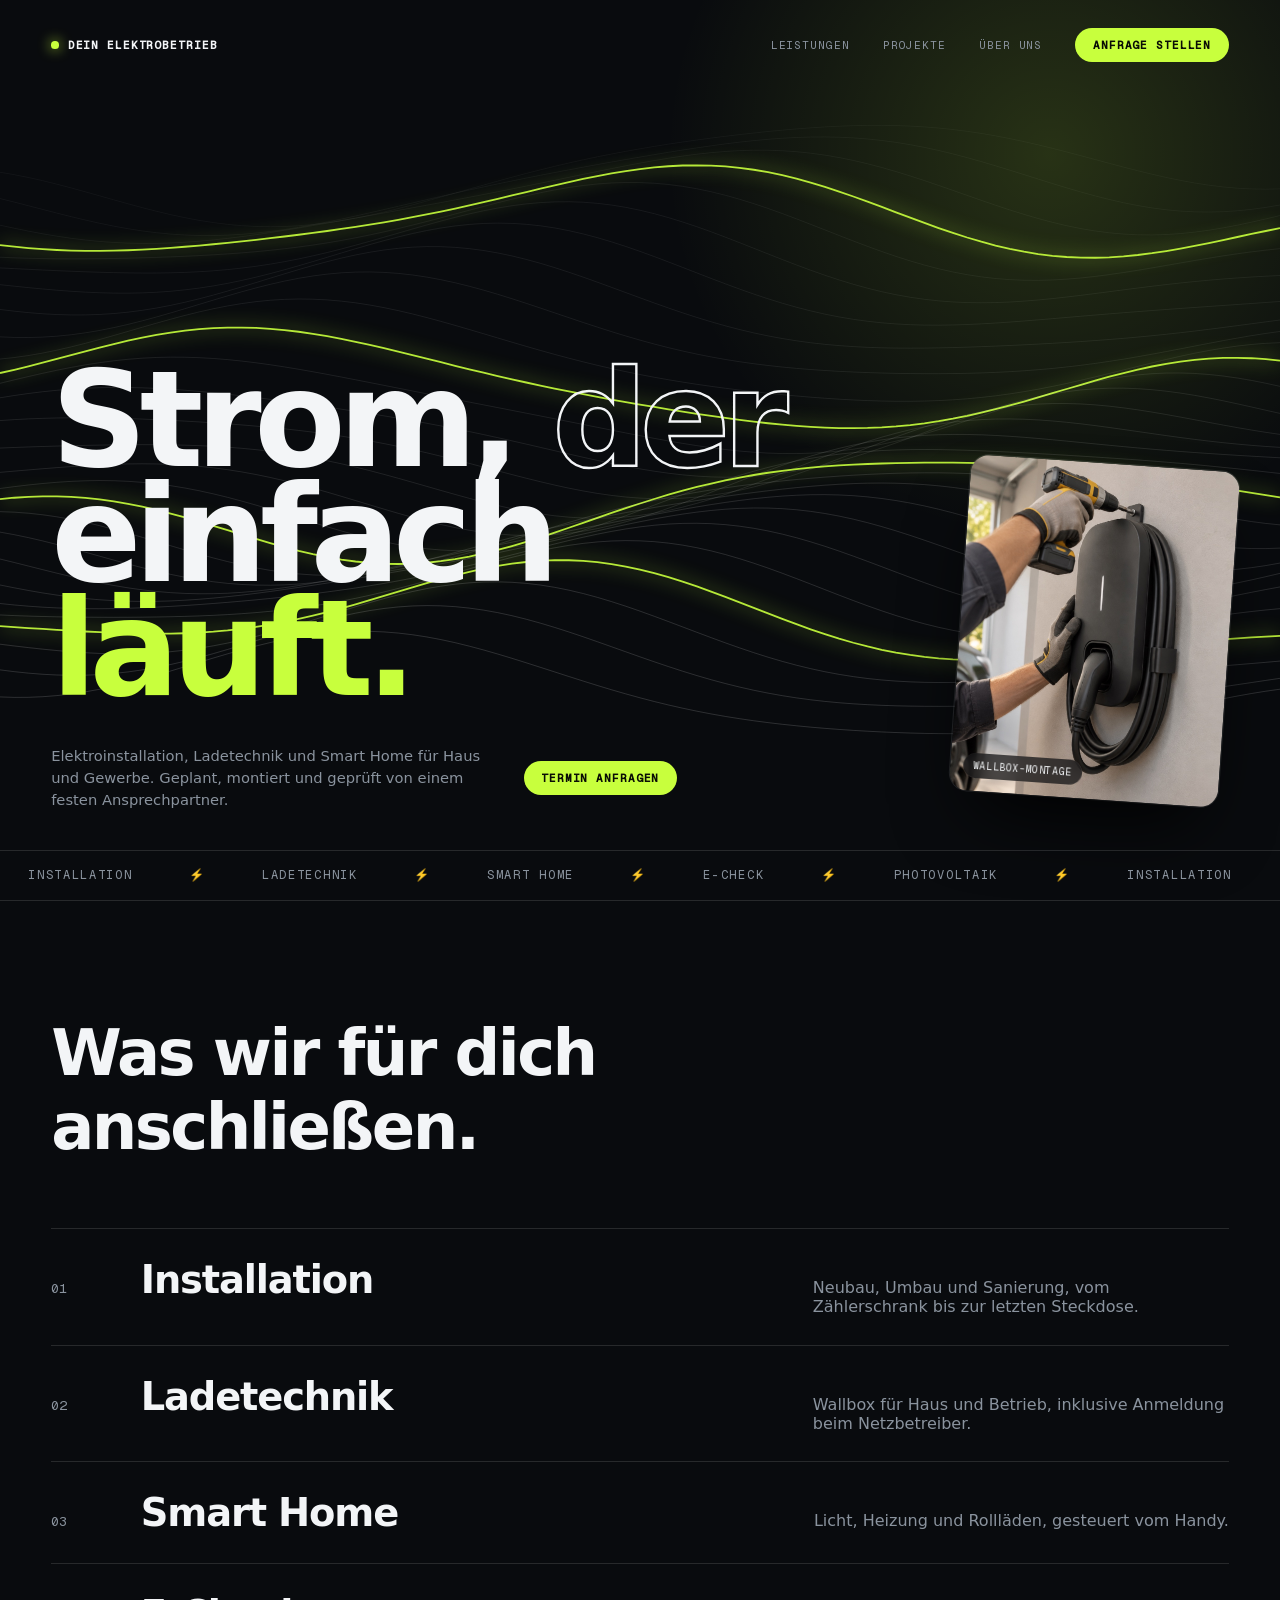
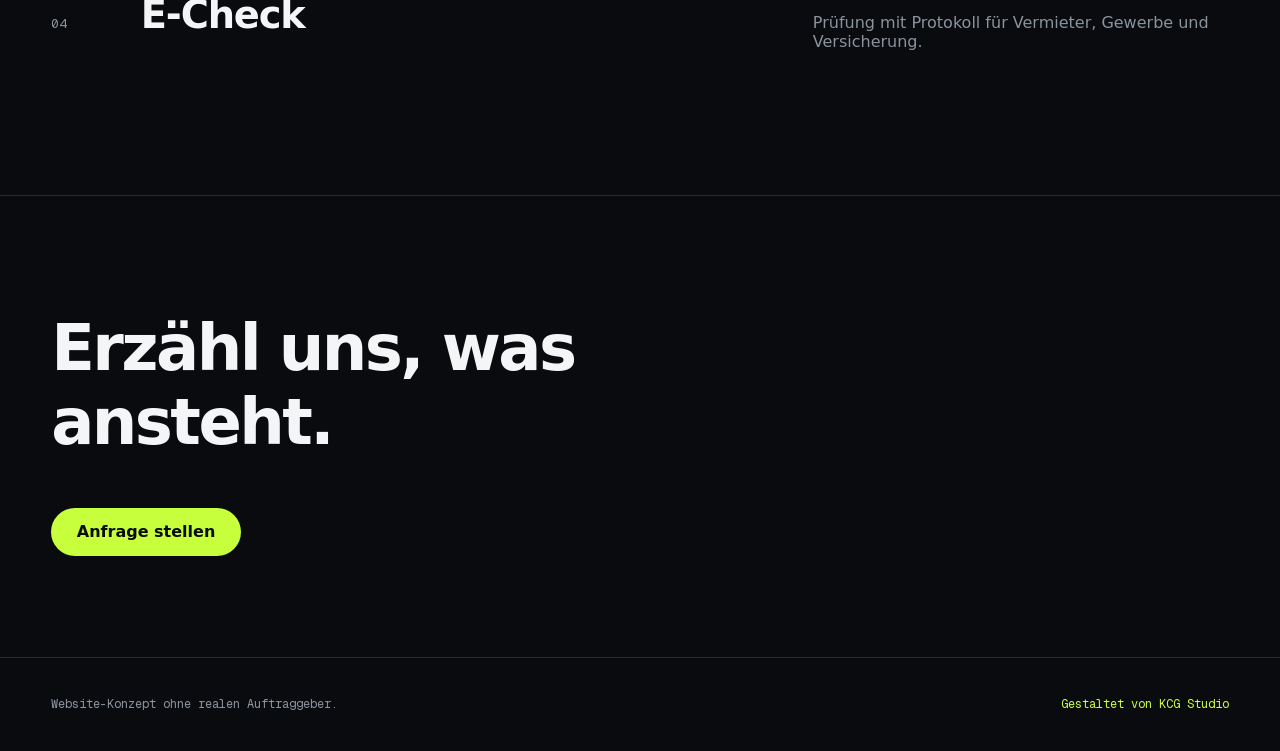
<file: demo/elektro.html>
<!doctype html>
<html lang="de">
<head>
<meta charset="utf-8" />
<meta name="viewport" content="width=device-width, initial-scale=1" />
<meta name="robots" content="noindex, nofollow" />
<title>Website-Konzept Elektrobetrieb | KCG Studio</title>
<link rel="stylesheet" href="../fonts/fonts.css" />
<style>
*{box-sizing:border-box;margin:0;padding:0}
:root{--bg:#090B0E;--fg:#F3F5F7;--mut:#8A939E;--acc:#C8FF3D;--line:rgba(255,255,255,.12);--mono:'Geist Mono',ui-monospace,Menlo,monospace}
html{background:var(--bg)}
body{font-family:system-ui,-apple-system,'Segoe UI',Roboto,sans-serif;color:var(--fg);background:var(--bg);-webkit-font-smoothing:antialiased;overflow-x:hidden}
a{color:inherit;text-decoration:none}
.hero{position:relative;min-height:100vh;display:flex;flex-direction:column;overflow:hidden}
#fx{position:absolute;inset:0;width:100%;height:100%}
.glow{position:absolute;right:-12vw;top:-18vw;width:60vw;height:60vw;border-radius:50%;background:radial-gradient(closest-side,rgba(200,255,61,.16),transparent);pointer-events:none}
nav{position:relative;display:flex;align-items:center;gap:2.6vw;padding:2.2vw 4vw;font-family:var(--mono);font-size:max(11px,.85vw);letter-spacing:.08em;text-transform:uppercase}
nav b{margin-right:auto;font-weight:600;display:flex;align-items:center;gap:.8em}
nav b::before{content:'';width:.7em;height:.7em;background:var(--acc);border-radius:50%;box-shadow:0 0 1.2em var(--acc)}
nav span{color:var(--mut)}
.pill{padding:.9em 1.6em;border-radius:99px;background:var(--acc);color:#0A0D05;font-weight:600}
.main{position:relative;flex:1;display:grid;grid-template-columns:1fr auto;align-items:end;gap:4vw;padding:0 4vw 3vw}
h1{font-size:clamp(3.2rem,10.4vw,11rem);line-height:.86;letter-spacing:-.055em;font-weight:800}
h1 i{font-style:normal;color:transparent;-webkit-text-stroke:.018em var(--fg)}
h1 em{font-style:normal;color:var(--acc)}
.sub{display:flex;align-items:center;gap:2.4vw;margin-top:3vw}
.sub p{max-width:30em;color:var(--mut);font-size:max(14px,1.15vw);line-height:1.5}
.sub .pill{font-family:var(--mono);font-size:max(11px,.85vw);letter-spacing:.08em;text-transform:uppercase;white-space:nowrap}
.card{position:relative;width:21vw;aspect-ratio:4/5;border-radius:1.4vw;overflow:hidden;transform:rotate(4deg);box-shadow:0 3vw 6vw -2vw #000,0 0 0 1px var(--line);margin-bottom:1vw}
.card img{width:100%;height:100%;object-fit:cover;display:block}
.card span{position:absolute;left:1vw;bottom:1vw;padding:.6em 1em;border-radius:99px;background:rgba(9,11,14,.7);backdrop-filter:blur(8px);font-family:var(--mono);font-size:max(10px,.75vw);letter-spacing:.06em;text-transform:uppercase}
.run{position:relative;border-top:1px solid var(--line);overflow:hidden;white-space:nowrap;padding:1.3vw 0;font-family:var(--mono);font-size:max(11px,.95vw);letter-spacing:.14em;text-transform:uppercase;color:var(--mut)}
.run div{display:inline-block;animation:run 26s linear infinite}
.run span{margin:0 2.2vw}.run span::after{content:'⚡';margin-left:4.4vw;color:var(--acc)}
@keyframes run{to{transform:translateX(-50%)}}
section{padding:9vw 4vw;border-top:1px solid var(--line)}
h2{font-size:clamp(2rem,5vw,5rem);letter-spacing:-.04em;font-weight:800;margin-bottom:5vw;max-width:14ch}
.list a{display:grid;grid-template-columns:5vw 1fr auto;align-items:baseline;gap:2vw;padding:2.2vw 0;border-top:1px solid var(--line);transition:padding .3s,color .3s}
.list a:hover{padding-left:2vw;color:var(--acc)}
.list small{font-family:var(--mono);color:var(--mut)}
.list strong{font-size:clamp(1.4rem,3vw,3rem);letter-spacing:-.03em}
.list span{color:var(--mut);max-width:26em}
footer{padding:3vw 4vw;border-top:1px solid var(--line);font-family:var(--mono);font-size:12px;color:var(--mut);display:flex;justify-content:space-between;gap:20px;flex-wrap:wrap}
footer a{color:var(--acc)}
@media (max-width:700px){
nav span{display:none}nav{padding:18px 20px;font-size:11px}
.main{grid-template-columns:1fr;padding:0 20px 28px;gap:24px;align-content:end}
h1{font-size:19vw}
.sub{flex-direction:column;align-items:flex-start;gap:18px;margin-top:22px}.sub p{font-size:15px}
.card{width:58vw;border-radius:16px;order:-1;margin:0 0 0 auto}.card span{left:10px;bottom:10px;font-size:10px}
.run{padding:14px 0;font-size:11px}
section{padding:64px 20px}.list a{grid-template-columns:1fr;gap:6px;padding:20px 0}
}
@media (prefers-reduced-motion:reduce){.run div{animation:none}}
</style>
</head>
<body>
<div class="hero">
  <canvas id="fx" aria-hidden="true"></canvas><div class="glow"></div>
  <nav><b>Dein Elektrobetrieb</b><span>Leistungen</span><span>Projekte</span><span>Über uns</span><a class="pill" href="#kontakt">Anfrage stellen</a></nav>
  <div class="main">
    <div>
      <h1>Strom, <i>der</i><br />einfach <em>läuft.</em></h1>
      <div class="sub"><p>Elektroinstallation, Ladetechnik und Smart Home für Haus und Gewerbe. Geplant, montiert und geprüft von einem festen Ansprechpartner.</p><a class="pill" href="#kontakt">Termin anfragen</a></div>
    </div>
    <div class="card"><img src="../img/konzept-elektro.jpg" alt="Montage einer Wallbox an einer Garagenwand" /><span>Wallbox-Montage</span></div>
  </div>
  <div class="run" aria-hidden="true"><div><span>Installation</span><span>Ladetechnik</span><span>Smart Home</span><span>E-Check</span><span>Photovoltaik</span><span>Installation</span><span>Ladetechnik</span><span>Smart Home</span><span>E-Check</span><span>Photovoltaik</span></div></div>
</div>
<section>
  <h2>Was wir für dich anschließen.</h2>
  <div class="list">
    <a href="#kontakt"><small>01</small><strong>Installation</strong><span>Neubau, Umbau und Sanierung, vom Zählerschrank bis zur letzten Steckdose.</span></a>
    <a href="#kontakt"><small>02</small><strong>Ladetechnik</strong><span>Wallbox für Haus und Betrieb, inklusive Anmeldung beim Netzbetreiber.</span></a>
    <a href="#kontakt"><small>03</small><strong>Smart Home</strong><span>Licht, Heizung und Rollläden, gesteuert vom Handy.</span></a>
    <a href="#kontakt"><small>04</small><strong>E-Check</strong><span>Prüfung mit Protokoll für Vermieter, Gewerbe und Versicherung.</span></a>
  </div>
</section>
<section id="kontakt"><h2>Erzähl uns, was ansteht.</h2><a class="pill" href="../website-express.html#anfrage">Anfrage stellen</a></section>
<footer><span>Website-Konzept ohne realen Auftraggeber.</span><a href="../website-express.html">Gestaltet von KCG Studio</a></footer>
<script>
(()=>{const c=document.getElementById('fx'),x=c.getContext('2d');let w,h,t=0,on=true;
const red=matchMedia('(prefers-reduced-motion: reduce)').matches,d=Math.min(devicePixelRatio||1,2);
function size(){w=c.width=c.offsetWidth*d;h=c.height=c.offsetHeight*d}
function draw(){x.clearRect(0,0,w,h);
for(let i=0;i<28;i++){x.beginPath();const y0=h*(.2+i*.021);
for(let s=0;s<=90;s++){const k=s/90,px=k*w,y=y0+Math.sin(k*6+t+i*.33)*h*.075*Math.sin(k*Math.PI)+Math.sin(k*15-t*1.6+i)*h*.01;s?x.lineTo(px,y):x.moveTo(px,y)}
const hot=i%7===3;x.strokeStyle=hot?'rgba(200,255,61,.9)':'rgba(255,255,255,'+(.04+i*.004)+')';x.lineWidth=(hot?1.8:1)*d;x.shadowBlur=hot?18*d:0;x.shadowColor='#C8FF3D';x.stroke()}
t+=.011;if(on&&!red)requestAnimationFrame(draw)}
size();addEventListener('resize',()=>{size();if(red)draw()});
new IntersectionObserver(e=>{const v=e[0].isIntersecting;if(v&&!on){on=true;draw()}else on=v}).observe(c);draw()})();
</script>
</body>
</html>
</file>
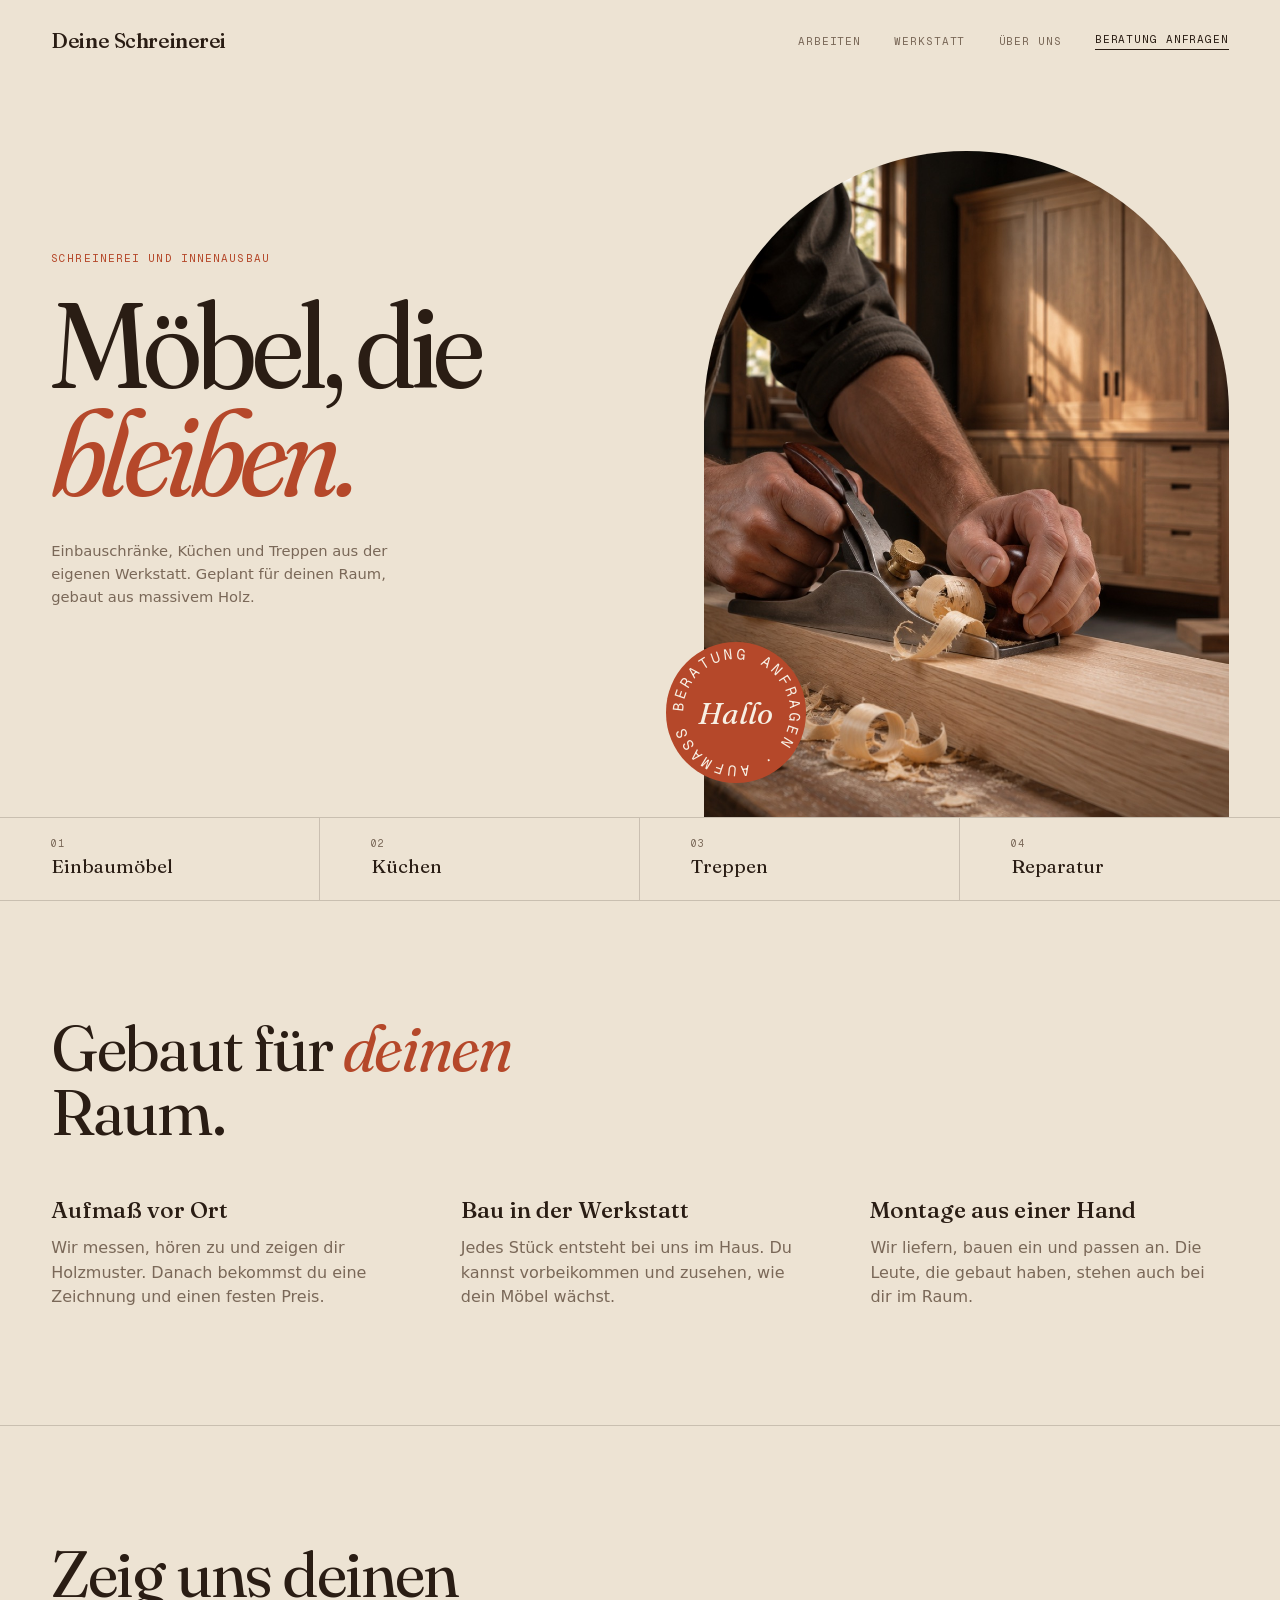
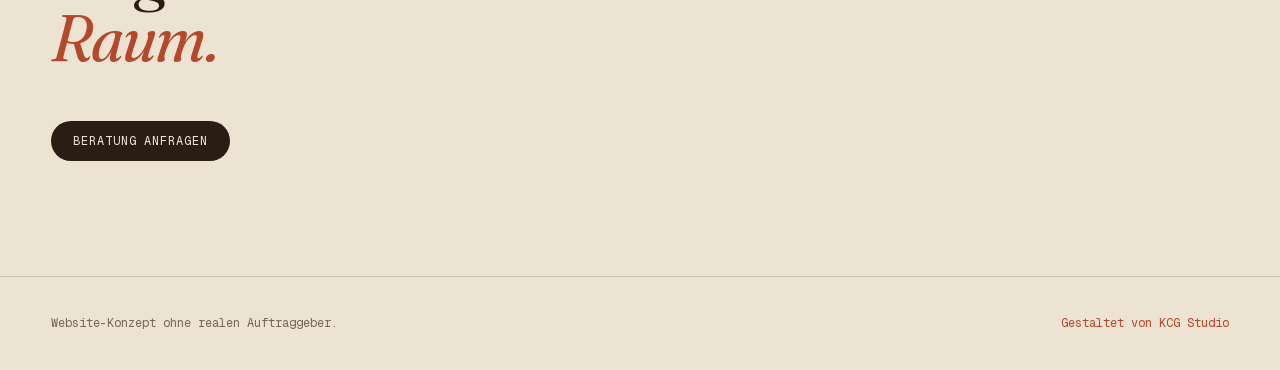
<file: demo/schreinerei.html>
<!doctype html>
<html lang="de">
<head>
<meta charset="utf-8" />
<meta name="viewport" content="width=device-width, initial-scale=1" />
<meta name="robots" content="noindex, nofollow" />
<title>Website-Konzept Schreinerei | KCG Studio</title>
<link rel="stylesheet" href="../fonts/fonts.css" />
<style>
*{box-sizing:border-box;margin:0;padding:0}
:root{--bg:#EDE3D3;--fg:#2A1D14;--mut:#7A6858;--acc:#B5482A;--line:rgba(42,29,20,.18);--serif:'Fraunces',Georgia,serif;--mono:'Geist Mono',ui-monospace,Menlo,monospace}
html{background:var(--bg)}
body{font-family:system-ui,-apple-system,'Segoe UI',Roboto,sans-serif;color:var(--fg);background:var(--bg);-webkit-font-smoothing:antialiased;overflow-x:hidden}
a{color:inherit;text-decoration:none}
.hero{position:relative;min-height:100vh;display:grid;grid-template-columns:1.1fr .9fr;grid-template-rows:auto 1fr auto;overflow:hidden}
nav{grid-column:1/-1;display:flex;align-items:center;gap:2.6vw;padding:2.2vw 4vw;font-family:var(--mono);font-size:max(11px,.85vw);letter-spacing:.08em;text-transform:uppercase}
nav b{margin-right:auto;font-family:var(--serif);font-size:1.9em;font-weight:500;letter-spacing:-.02em;text-transform:none}
nav span{color:var(--mut)}
nav a{padding-bottom:.3em;border-bottom:1px solid var(--fg)}
.txt{padding:0 0 3vw 4vw;align-self:center;position:relative;z-index:2}
.txt small{display:block;font-family:var(--mono);font-size:max(11px,.85vw);letter-spacing:.1em;text-transform:uppercase;color:var(--acc);margin-bottom:2vw}
h1{font-family:var(--serif);font-variation-settings:'opsz' 144,'SOFT' 50;font-weight:400;font-size:clamp(3rem,9.4vw,10rem);line-height:.9;letter-spacing:-.04em;margin-right:-12vw}
h1 em{font-style:italic;color:var(--acc)}
.txt p{margin-top:2.6vw;max-width:26em;color:var(--mut);font-size:max(14px,1.15vw);line-height:1.55}
.arch{position:relative;margin:0 4vw 0 0;border-radius:40vw 40vw 0 0;overflow:hidden;align-self:end;height:74vh;min-height:300px}
.arch img{width:100%;height:100%;object-fit:cover;display:block;animation:zoom 18s ease-in-out infinite alternate}
@keyframes zoom{from{transform:scale(1)}to{transform:scale(1.12)}}
.badge{position:absolute;left:52%;bottom:13vh;width:11vw;height:11vw;min-width:96px;min-height:96px;z-index:3;border-radius:50%;background:var(--acc);color:#F7EFE3;display:grid;place-items:center}
.badge svg{position:absolute;inset:0;width:100%;height:100%;animation:spin 16s linear infinite}
.badge text{font-family:var(--mono);font-size:10.5px;letter-spacing:.2em;fill:#F7EFE3;text-transform:uppercase}
.badge b{font-family:var(--serif);font-size:max(22px,2.4vw);font-weight:400;font-style:italic}
@keyframes spin{to{transform:rotate(360deg)}}
.row{grid-column:1/-1;display:grid;grid-template-columns:repeat(4,1fr);border-top:1px solid var(--line);position:relative;z-index:2;background:var(--bg)}
.row div{padding:1.5vw 4vw 1.7vw;border-right:1px solid var(--line);font-family:var(--serif);font-size:max(15px,1.5vw)}
.row div:last-child{border:0}
.row small{display:block;font-family:var(--mono);font-size:max(10px,.7vw);letter-spacing:.1em;color:var(--mut);margin-bottom:.4em}
section{padding:9vw 4vw;border-top:1px solid var(--line)}
h2{font-family:var(--serif);font-weight:400;font-size:clamp(2rem,5vw,5rem);letter-spacing:-.03em;line-height:1;max-width:14ch;margin-bottom:4vw}
h2 em{color:var(--acc)}
.cols{display:grid;grid-template-columns:repeat(3,1fr);gap:4vw}
.cols h3{font-family:var(--serif);font-weight:500;font-size:max(20px,1.8vw);margin-bottom:.5em}
.cols p{color:var(--mut);line-height:1.55}
.btn{display:inline-block;padding:1em 1.8em;border-radius:99px;background:var(--fg);color:var(--bg);font-family:var(--mono);font-size:12px;letter-spacing:.08em;text-transform:uppercase}
footer{padding:3vw 4vw;border-top:1px solid var(--line);font-family:var(--mono);font-size:12px;color:var(--mut);display:flex;justify-content:space-between;gap:20px;flex-wrap:wrap}
footer a{color:var(--acc)}
@media (max-width:700px){
nav span{display:none}nav{padding:18px 20px;font-size:11px}
.hero{grid-template-columns:1fr;grid-template-rows:auto auto 1fr auto}
.txt{padding:8px 20px 22px}h1{font-size:19vw;margin:0}.txt p{font-size:15px;margin-top:16px}.txt small{margin-bottom:14px}
.arch{margin:0 20px;height:auto;min-height:38vh;border-radius:50vw 50vw 0 0}
.badge{left:auto;right:28px;bottom:auto;top:44%;width:92px;height:92px}
.row{grid-template-columns:1fr 1fr}.row div{padding:12px 20px;font-size:15px}.row div:nth-child(2){border-right:0}.row div:nth-child(-n+2){border-bottom:1px solid var(--line)}
section{padding:64px 20px}.cols{grid-template-columns:1fr;gap:28px}
}
@media (prefers-reduced-motion:reduce){.arch img,.badge svg{animation:none}}
</style>
</head>
<body>
<div class="hero">
  <nav><b>Deine Schreinerei</b><span>Arbeiten</span><span>Werkstatt</span><span>Über uns</span><a href="#kontakt">Beratung anfragen</a></nav>
  <div class="txt">
    <small>Schreinerei und Innenausbau</small>
    <h1>Möbel, die<br /><em>bleiben.</em></h1>
    <p>Einbauschränke, Küchen und Treppen aus der eigenen Werkstatt. Geplant für deinen Raum, gebaut aus massivem Holz.</p>
  </div>
  <div class="arch"><img src="../img/konzept-schreinerei.jpg" alt="Hände führen einen Hobel über ein Eichenbrett" /></div>
  <a class="badge" href="#kontakt" aria-label="Beratung anfragen"><svg viewBox="0 0 100 100" aria-hidden="true"><defs><path id="c" d="M50,50 m-38,0 a38,38 0 1,1 76,0 a38,38 0 1,1 -76,0"/></defs><text><textPath href="#c">Beratung anfragen · Aufmaß vor Ort ·</textPath></text></svg><b>Hallo</b></a>
  <div class="row"><div><small>01</small>Einbaumöbel</div><div><small>02</small>Küchen</div><div><small>03</small>Treppen</div><div><small>04</small>Reparatur</div></div>
</div>
<section>
  <h2>Gebaut für <em>deinen</em> Raum.</h2>
  <div class="cols">
    <div><h3>Aufmaß vor Ort</h3><p>Wir messen, hören zu und zeigen dir Holzmuster. Danach bekommst du eine Zeichnung und einen festen Preis.</p></div>
    <div><h3>Bau in der Werkstatt</h3><p>Jedes Stück entsteht bei uns im Haus. Du kannst vorbeikommen und zusehen, wie dein Möbel wächst.</p></div>
    <div><h3>Montage aus einer Hand</h3><p>Wir liefern, bauen ein und passen an. Die Leute, die gebaut haben, stehen auch bei dir im Raum.</p></div>
  </div>
</section>
<section id="kontakt"><h2>Zeig uns deinen <em>Raum.</em></h2><a class="btn" href="../website-express.html#anfrage">Beratung anfragen</a></section>
<footer><span>Website-Konzept ohne realen Auftraggeber.</span><a href="../website-express.html">Gestaltet von KCG Studio</a></footer>
</body>
</html>
</file>
<file: style.css>
@import url('fonts/fonts.css');

:root {
  --creme: #F4EEE3;
  --sand: #E9DFCF;
  --espresso: #100C08;
  --espresso-2: #1A1410;
  --gold: #C9A86A;
  --gold-deep: #9C7C42;
  --ink: #1B1510;
  --ink-2: #6B5F52;
  --paper: #F2EBDF;
  --paper-2: #A89C8C;

  /* Ton-Wechsel: werden per Scroll von creme → espresso gescrubbt */
  --bg: #F4EEE3;
  --bg-2: #E9DFCF;
  --fg: #1B1510;
  --fg-2: #6B5F52;
  --line: rgba(27, 21, 16, 0.14);
  --accent: #9C7C42;

  --font: 'Fraunces', Georgia, 'Times New Roman', serif;
  --sans: system-ui, -apple-system, 'Segoe UI', Roboto, sans-serif;
  --mono: 'Geist Mono', ui-monospace, SFMono-Regular, Menlo, monospace;
  --max: 1400px;
  --pad: clamp(20px, 4vw, 56px);
  --nav-h: 68px;
  --ease: cubic-bezier(0.16, 1, 0.3, 1);
  --ease2: cubic-bezier(0.4, 0, 0.1, 1);
  color-scheme: light;
}

* { box-sizing: border-box; margin: 0; padding: 0; }
html { scroll-behavior: auto; }
body {
  background: var(--bg);
  color: var(--fg);
  font-family: var(--sans);
  font-size: 1.0625rem;
  line-height: 1.55;
  -webkit-font-smoothing: antialiased;
  overflow-x: hidden;
  position: relative;
}
img { max-width: 100%; display: block; }
a { color: inherit; }
::selection { background: var(--gold); color: var(--espresso); }
p { color: var(--fg-2); max-width: 58ch; }
h1, h2, h3 { color: var(--fg); font-weight: 500; }

.display {
  font-family: var(--font);
  font-variation-settings: 'opsz' 144, 'SOFT' 30, 'WONK' 0;
  font-weight: 500;
  letter-spacing: -0.02em;
  line-height: 1.02;
  text-wrap: balance;
}
.display em { font-style: italic; font-weight: 400; color: var(--accent); }
.mono {
  font-family: var(--mono);
  font-size: 0.78rem;
  letter-spacing: 0.06em;
  text-transform: uppercase;
  color: var(--fg-2);
}

/* Korn: nur auf fixem Pseudo-Element, nie auf scrollenden Containern */
body::after {
  content: '';
  position: fixed; inset: 0; z-index: 60; pointer-events: none;
  opacity: 0.055;
  background-image: url("data:image/svg+xml,%3Csvg xmlns='http://www.w3.org/2000/svg' width='160' height='160'%3E%3Cfilter id='n'%3E%3CfeTurbulence type='fractalNoise' baseFrequency='0.9' numOctaves='2' stitchTiles='stitch'/%3E%3C/filter%3E%3Crect width='100%25' height='100%25' filter='url(%23n)'/%3E%3C/svg%3E");
}

/* Canvas hinter allem */
#gl {
  position: fixed; inset: 0; width: 100%; height: 100%;
  z-index: 0; pointer-events: none;
}
main, .footer { position: relative; z-index: 1; }
main { overflow-x: clip; }

/* Buttons */
.btn {
  display: inline-flex; align-items: center; height: 54px; padding: 0 28px;
  font: inherit; font-family: var(--mono); font-weight: 500; font-size: 0.78rem; letter-spacing: 0.16em; text-transform: uppercase; white-space: nowrap;
  text-decoration: none; cursor: pointer;
  border: 1px solid var(--fg); background: var(--fg); color: var(--bg);
  transition: background 0.25s, color 0.25s, transform 0.15s, border-color 0.25s;
}
.btn:hover { background: transparent; color: var(--fg); }
.btn:active { transform: scale(0.98); }
.btn--ghost { background: transparent; color: var(--fg); }
.btn--ghost:hover { background: var(--fg); color: var(--bg); }
.btn--gold { background: var(--gold); border-color: var(--gold); color: var(--espresso); }
.btn--gold:hover { background: transparent; color: var(--gold); }

/* Primär-CTA: Gold, schwebt leicht, Goldring pulst nach außen, Lichtstreifen wandert drüber */
.btn--pulse {
  position: relative; color: var(--espresso); border-color: var(--gold);
  background-color: var(--gold);
  background-image: linear-gradient(115deg, rgba(255, 255, 255, 0) 45%, rgba(255, 255, 255, 0.55) 50%, rgba(255, 255, 255, 0) 55%);
  background-size: 300% 100%; background-repeat: no-repeat; background-position: 100% 0;
  box-shadow: 0 16px 36px -16px rgba(156, 124, 66, 0.7);
  animation: btn-float 3.8s ease-in-out infinite, btn-shine 4.6s var(--ease2) infinite;
}
.btn--pulse::before {
  content: ''; position: absolute; inset: -1px; border: 1px solid var(--gold); pointer-events: none;
  animation: btn-ring 2.8s var(--ease2) infinite;
}
.btn--pulse:hover {
  color: var(--espresso); border-color: #D9BE83; background-color: #D9BE83;
  background-image: linear-gradient(115deg, rgba(255, 255, 255, 0) 45%, rgba(255, 255, 255, 0.55) 50%, rgba(255, 255, 255, 0) 55%);
}
.btn--pulse:active { animation: none; transform: scale(0.98); }
@keyframes btn-float { 0%, 100% { transform: translateY(0); } 50% { transform: translateY(-5px); } }
@keyframes btn-ring { 0% { inset: -1px; opacity: 0.9; } 75%, 100% { inset: -14px; opacity: 0; } }
@keyframes btn-shine { 0%, 60% { background-position: 100% 0; } 100% { background-position: 0% 0; } }

/* Nav */
.nav {
  position: fixed; top: 0; left: 0; right: 0; height: var(--nav-h); z-index: 20;
  display: grid; grid-template-columns: auto 1fr auto; align-items: center; gap: 32px;
  padding: 0 var(--pad);
  background: transparent; border-bottom: 1px solid transparent;
  transition: background 0.4s, border-color 0.4s;
}
.nav.is-solid {
  background: color-mix(in srgb, var(--bg) 78%, transparent);
  backdrop-filter: blur(12px); -webkit-backdrop-filter: blur(12px);
  border-bottom-color: var(--line);
}
.wordmark {
  font-family: var(--font); font-variation-settings: 'opsz' 48, 'SOFT' 30;
  font-size: 1.35rem; letter-spacing: -0.02em; text-decoration: none; color: var(--fg);
  display: inline-flex; align-items: baseline; gap: 0.32em; line-height: 1; position: relative;
}
/* Haarlinie unter der Wortmarke zieht beim Intro auf (mont-fort) */
.nav .wordmark::after { content: ''; position: absolute; left: 0; right: 0; bottom: -10px; height: 1px; background: var(--gold); transform: scaleX(0); transform-origin: left; transition: transform 1.1s var(--ease2) 0.5s; }
.is-loaded .nav .wordmark::after { transform: scaleX(1); }
.wordmark b { font-weight: 600; }
.wordmark i { font-style: italic; font-weight: 400; color: var(--gold-deep); }
.nav__links { display: flex; gap: clamp(24px, 2.4vw, 40px); justify-content: center; }
.nav__links a { text-decoration: none; font-family: var(--mono); font-size: clamp(0.76rem, 0.45rem + 0.5vw, 0.9rem); letter-spacing: 0.12em; text-transform: uppercase; color: var(--fg-2); transition: color 0.2s; }
.nav__links a:hover { color: var(--fg); }
.nav__cta { height: 44px; padding: 0 22px; font-size: 0.76rem; }
/* In der Leiste nur Ring und Lichtstreifen, kein Schweben */
.nav__cta.btn--pulse { animation: btn-shine 4.6s var(--ease2) infinite; }
.nav__burger { display: none; width: 44px; height: 44px; background: none; border: 0; cursor: pointer; flex-direction: column; justify-content: center; gap: 7px; align-items: center; }
.nav__burger span { display: block; width: 24px; height: 1.5px; background: var(--fg); transition: transform 0.3s; }
.nav__burger[aria-expanded="true"] span:first-child { transform: translateY(4px) rotate(45deg); }
.nav__burger[aria-expanded="true"] span:last-child { transform: translateY(-4.5px) rotate(-45deg); }
.menu {
  position: fixed; inset: 0; z-index: 15; background: var(--bg);
  display: flex; flex-direction: column; justify-content: center; gap: 8px; padding: var(--pad);
}
.menu[hidden] { display: none; }
.menu a { font-family: var(--font); font-size: clamp(2rem, 8vw, 3.2rem); font-weight: 500; letter-spacing: -0.02em; text-decoration: none; color: var(--fg); }
.menu a.menu__cta { font-family: var(--mono); font-size: 0.8rem; letter-spacing: 0.16em; text-transform: uppercase; margin-top: 28px; color: var(--espresso); align-self: flex-start; }

/* Hero: Wortmarke mittig im Nebel, Zettel-Sturm dahinter */
/* Scroll-Hinweis unten im Hero: Label, Haarlinie, Goldstrich läuft durch */

/* Statement: H1 steigt aus dem Nebel */

/* Problem: Uhrzeit-Zeilen */

/* Beispiel Stundenzettel */

/* Anders: drei Unterschiede zum Abo-Modell, zwischen Problem und Beispiel */
@media (max-width: 899px) {
}

/* Leistungen: Horizontal-Pan */

/* Feierabend-Band: hier kippt der Ton von Tag nach Abend */
.band__frame {
  height: 72vh; overflow: hidden; clip-path: inset(0 14%); transform: scale(0.92); transform-origin: center;
  background: var(--espresso-2); padding: 0; will-change: clip-path, transform;
}

/* Bewertungen: links Wertung + Button, rechts Liste mit Haarlinien */

/* Arbeitsweise: Titel links (haftet), vier Gründe rechts als Kacheln mit Gold-Ziffern */

/* Porträt-Rahmen (Über uns): Goldhaarlinie als Passepartout, Diamant-Marke unten rechts */
.portrait { display: grid; gap: 14px; }
.portrait__frame { position: relative; aspect-ratio: 4 / 5; overflow: hidden; background: var(--espresso-2); }
.portrait__frame img { position: absolute; inset: 0; width: 100%; height: 100%; object-fit: cover; object-position: center top; }
.portrait__frame::after { content: ''; position: absolute; inset: 14px; border: 1px solid var(--gold); opacity: 0.6; pointer-events: none; }
.portrait__mark { position: absolute; right: 28px; bottom: 28px; width: 18px; height: 18px; border: 1px solid var(--gold); transform: rotate(45deg); background: rgba(16, 12, 8, 0.6); }
.portrait__mark::after { content: ''; position: absolute; inset: 6px; background: var(--gold); }
.portrait figcaption { font-family: var(--mono); font-size: 0.72rem; letter-spacing: 0.16em; text-transform: uppercase; color: var(--fg-2); }

/* Über uns: Porträt links, Geschichte rechts, darunter Arbeitsweise und CTA */
.ueber { max-width: var(--max); margin: 0 auto; padding: calc(var(--nav-h) + 10vh) var(--pad) 12vh; }
.ueber__hero { display: grid; grid-template-columns: clamp(280px, 26vw, 380px) minmax(0, 1fr); gap: 48px 88px; align-items: start; }
.ueber__text .chapter { margin-bottom: 26px; }
.ueber__text h1 { font-size: clamp(2.4rem, 4.6vw, 4.4rem); }
.ueber__lead { font-size: 1.25rem; line-height: 1.5; color: var(--fg); max-width: 40ch; margin-top: 26px; }
.ueber__story { display: grid; gap: 14px; margin-top: 30px; }
.ueber__story p { max-width: 56ch; }
.ueber__how { margin-top: 14vh; }
.ueber__how h2, .ueber__cta h2 { font-size: clamp(2rem, 3.6vw, 3.2rem); margin-bottom: 6vh; }
.ueber__grid { display: grid; grid-template-columns: repeat(3, 1fr); gap: 48px; }
.ueber__cta { margin-top: 14vh; padding-top: 8vh; border-top: 1px solid var(--line); }
.ueber__cta h2 { margin-bottom: 18px; }
.ueber__cta p { max-width: 46ch; }
.ueber__actions { display: flex; gap: 28px; flex-wrap: wrap; align-items: center; margin-top: 32px; }

/* Lesefläche: Tönung in Seitenfarbe als echter Hintergrund plus weicher box-shadow-Rand. Kein Pseudo-Element, kein z-index, kein filter: WebKit malte das sonst über den Text. Partikel gehen hinter der Schrift aus, bleiben drumherum sichtbar. */
.statement__in, .problem__in, .beispiel__in, .teaser__in, .why__head, .ablauf__grid, .faq__in, .kontakt__in {
  --lese: color-mix(in srgb, var(--bg) 62%, transparent);
  background: var(--lese);
  box-shadow: 0 0 40px 30px var(--lese);
}
/* Leistungs-Panels liegen im dichten Zettel-Sturm, brauchen mehr Deckung */
/* Halo: Schatten in Seitenfarbe um die Buchstaben, Partikel verschwinden direkt an den Kanten. Nicht im Marquee (Outline-Schrift) und nicht im Hero (Sturm gewollt). */
.display { text-shadow: 0 0 14px var(--bg), 0 0 30px var(--bg); }

/* Marquee */

/* Ablauf: drei versetzte Spalten */
.ablauf { padding: 16vh var(--pad); max-width: var(--max); margin: 0 auto; }
.ablauf h2 { font-size: clamp(2.2rem, 4.4vw, 4rem); margin-bottom: 8vh; }
.ablauf__grid { display: grid; grid-template-columns: repeat(3, 1fr); gap: 48px; }
.schritt { border-top: 1px solid var(--gold); padding-top: 22px; }
.schritt:nth-child(2) { margin-top: 10vh; }
.schritt:nth-child(3) { margin-top: 20vh; }
.schritt h3 { font-family: var(--font); font-size: clamp(1.8rem, 2.6vw, 2.5rem); margin-bottom: 14px; }
.schritt p { font-size: 1.0625rem; }
.schritt small { display: block; margin-top: 18px; font-family: var(--mono); font-size: 0.8rem; color: var(--gold); letter-spacing: 0.04em; }

/* FAQ */
.faq { padding: 12vh var(--pad) 16vh; border-top: 1px solid var(--line); }
.faq__in { max-width: 880px; margin: 0 auto; }
.faq .mono { margin-bottom: 20px; color: var(--gold); }
.faq h2 { font-size: clamp(2rem, 3.6vw, 3.2rem); margin-bottom: 6vh; }
.faq details { border-top: 1px solid var(--line); }
.faq details:last-child { border-bottom: 1px solid var(--line); }
.faq summary {
  list-style: none; cursor: pointer; display: flex; justify-content: space-between; align-items: center; gap: 24px;
  padding: 24px 0; font-family: var(--font); font-size: clamp(1.2rem, 1.8vw, 1.5rem); color: var(--fg);
}
.faq summary::-webkit-details-marker { display: none; }
.faq summary::after { content: '+'; font-family: var(--mono); font-size: 1.4rem; color: var(--gold); transition: transform 0.3s var(--ease); flex: 0 0 auto; }
.faq details[open] summary::after { transform: rotate(45deg); }
.faq details p { padding: 0 0 26px; max-width: 60ch; }

/* Kontakt */
.kontakt { padding: 18vh var(--pad) 16vh; border-top: 1px solid var(--line); }
.kontakt__in { max-width: var(--max); margin: 0 auto; display: grid; grid-template-columns: minmax(0, 1fr) minmax(0, 1fr); gap: 48px clamp(40px, 6vw, 96px); align-items: start; }
.kontakt h2 { font-size: clamp(2.4rem, 5vw, 5rem); max-width: 16ch; margin-bottom: 26px; }
.kontakt__p { font-size: 1.125rem; }
.kontakt__ways { display: grid; gap: 20px; justify-items: start; }
.kontakt__ways a:not(.btn) { text-decoration: none; color: var(--fg); font-family: var(--mono); font-size: 1rem; border-bottom: 1px solid var(--gold); padding-bottom: 3px; }
.kontakt__ways a:not(.btn):hover { color: var(--gold); }
.kontakt__ways a[data-booking="off"] { display: none; }

/* Kontaktformular */
.kform { padding: clamp(24px, 3.2vw, 44px); border: 1px solid rgba(201, 168, 106, 0.42); background: rgba(201, 168, 106, 0.07); }
.kform__fields { display: grid; gap: 18px; }
.kform__fields label { display: grid; gap: 6px; color: var(--fg-2); font-size: 0.95rem; }
.kform__fields label small { font-size: 0.85em; color: var(--fg-2); }
.kform__fields input, .kform__fields textarea, .kform__fields select { font: inherit; font-size: 1.05rem; padding: 12px 14px; background: transparent; border: 1px solid var(--line); color: var(--fg); border-radius: 0; resize: vertical; }
.kform__fields select { appearance: none; -webkit-appearance: none; cursor: pointer; padding-right: 40px; background-image: url("data:image/svg+xml,%3Csvg xmlns='http://www.w3.org/2000/svg' width='12' height='12' viewBox='0 0 12 12'%3E%3Cpath d='M2 4.5 6 8.5l4-4' fill='none' stroke='%23C9A86A' stroke-width='1.3' stroke-linecap='round' stroke-linejoin='round'/%3E%3C/svg%3E"); background-repeat: no-repeat; background-position: right 14px center; }
.kform__fields select option { color: #1B1510; background: #F4EEE3; }
.kform__fields textarea::placeholder { color: var(--fg-2); opacity: 0.7; }
.kform__fields input:focus, .kform__fields textarea:focus, .kform__fields select:focus { outline: none; border-color: var(--gold); }
.kform__hint { margin-top: 16px; font-size: 0.9rem; }
.kform__hint a { color: var(--gold); }
.kform__actions { margin-top: 22px; }
.kform__err { margin-top: 14px; color: var(--gold); font-size: 0.95rem; }
.kform__done h3 { font-size: clamp(1.6rem, 2.6vw, 2.2rem); margin-bottom: 12px; }
.kform__done p { color: var(--fg); }
.kform__done a { color: var(--gold); }

/* Footer */
.footer { border-top: 1px solid var(--line); padding: 64px var(--pad) 32px; background: var(--bg); }
.footer__in { max-width: var(--max); margin: 0 auto; display: grid; grid-template-columns: 1.4fr 1fr 1fr; gap: 40px; }
.footer .wordmark { margin-bottom: 18px; }
.footer__claim { max-width: 36ch; }
.footer nav { display: grid; gap: 10px; align-content: start; }
.footer nav a { text-decoration: none; color: var(--fg-2); }
.footer nav a:hover { color: var(--fg); }
.footer__copy { max-width: var(--max); margin: 56px auto 0; padding-top: 20px; border-top: 1px solid var(--line); text-transform: none; letter-spacing: 0; }


/* Anfragesystem-Teaser auf der Startseite */


/* Bewertungen aus, bis echte Texte da sind (Schalter: <body data-reviews="off">) */

/* Rechtliche Seiten: ruhig, hell, ohne Motion */
.legal { max-width: 760px; margin: 0 auto; padding: calc(var(--nav-h) + 8vh) var(--pad) 12vh; }
.legal h1 { font-size: clamp(2.2rem, 4vw, 3.4rem); margin-bottom: 6vh; }
.legal h2 { font-family: var(--font); font-size: 1.5rem; margin: 5vh 0 12px; }
.legal p, .legal li { max-width: 68ch; margin-bottom: 12px; }
.legal ul { padding-left: 1.2em; color: var(--fg-2); }
.legal a { color: var(--gold-deep); }
.legal .todo { background: rgba(201, 168, 106, 0.22); padding: 0 4px; }
.legal__back { display: inline-block; margin-top: 8vh; text-decoration: none; color: var(--fg); border-bottom: 1px solid var(--gold); }

/* Erstgespräch-Seite */
.booking__lead { font-size: 1.25rem; color: var(--fg); max-width: 40ch; margin-top: -3vh; }
.booking__list { list-style: none; padding: 0; display: grid; gap: 18px; }
.booking__list li { border-top: 1px solid var(--line); padding-top: 16px; max-width: 62ch; }
.booking__list strong { display: block; font-family: var(--font); font-weight: 500; font-size: 1.25rem; color: var(--fg); margin-bottom: 4px; }
.booking__actions { display: flex; gap: 14px; flex-wrap: wrap; margin: 6vh 0 12px; }
.booking__actions a[data-booking="off"] { display: none; }
/* Über-uns-Seite noch nicht veröffentlicht (Kai 2026-09-20): Links per Attribut aus, zum Freischalten data-ueber="on" oder Attribut entfernen */
a[data-ueber="off"] { display: none !important; }
.booking__note { font-family: var(--mono); font-size: 0.8rem; color: var(--fg-2); }


/* ===== Anfragesystem-Seite ===== */
.as .nav__cta { white-space: nowrap; }
.as-in { max-width: var(--max); margin: 0 auto; padding: 0 var(--pad); }
.as-in--narrow { max-width: 880px; }
.tone-dark { --bg: #100C08; --bg-2: #1A1410; --fg: #F2EBDF; --fg-2: #A89C8C; --line: rgba(242, 235, 223, 0.14); background: var(--bg); color: var(--fg); }
.tone-dark .mono { color: var(--gold); }
.tone-dark { --accent: #C9A86A; }
.tone-dark .display em { color: var(--gold); }

.as-hero { padding: calc(var(--nav-h) + 12vh) 0 10vh; }
.as-hero .mono { margin-bottom: 20px; color: var(--gold-deep); }
.as-hero h1 { font-size: clamp(2.4rem, 5vw, 4.8rem); max-width: 18ch; }
.as-hero__p { margin: 24px 0 32px; max-width: 46ch; font-size: 1.125rem; }
.as-hero__cta { display: flex; gap: 14px; flex-wrap: wrap; }

.as-szenen { padding: 6vh 0 12vh; border-top: 1px solid var(--line); }
.as-szenen h2 { font-size: clamp(2rem, 3.8vw, 3.4rem); margin: 8vh 0 5vh; }
.as-szenen__list { list-style: none; display: grid; grid-template-columns: repeat(2, 1fr); gap: 0 56px; }
.as-szenen__list li { border-top: 1px solid var(--line); padding: 26px 0 30px; display: grid; grid-template-columns: 7.5rem 1fr; gap: 16px; align-items: baseline; }
.as-szenen__t { font-family: var(--mono); font-size: 1.1rem; color: var(--gold-deep); letter-spacing: -0.02em; }
.as-szenen__list p { max-width: 40ch; }

.as-trost { padding: 12vh 0 14vh; border-top: 1px solid var(--line); text-align: center; }
.as-trost h2 { font-size: clamp(2.4rem, 5vw, 4.4rem); margin-bottom: 4vh; }
.as-trost p { margin: 0 auto 18px; max-width: 46ch; font-size: 1.2rem; }
.as-trost__strong { color: var(--fg); font-weight: 500; }

/* Beispiel-Mail: die automatische Antwort so, wie der Kunde sie bekommt */
.as-mail { padding: 2vh 0 14vh; }
.as-mail h2 { font-size: clamp(2rem, 3.8vw, 3.4rem); margin-bottom: 14px; }
.as-mail > .as-in > p { font-size: 1.125rem; max-width: 50ch; }
.mail { margin: 5vh 0 0; border: 1px solid var(--line); background: #fff; box-shadow: 0 34px 70px -40px rgba(16, 12, 8, 0.45); }
.mail__meta { display: grid; gap: 6px; padding: 18px 26px; border-bottom: 1px solid var(--line); background: rgba(244, 238, 227, 0.6); font-family: var(--mono); font-size: 0.78rem; letter-spacing: 0.02em; color: var(--fg-2); }
.mail__meta b { font-weight: 500; color: var(--fg); }
.mail__time { color: var(--gold-deep); }
.mail__body { padding: 28px 26px 30px; font-family: Georgia, 'Times New Roman', serif; font-size: 1.05rem; line-height: 1.55; color: var(--fg); }
.mail__body p { margin-bottom: 16px; max-width: 58ch; }
.mail__body p:last-child { margin-bottom: 0; }
.mail__body ol { margin: 0 0 18px 24px; }
.mail__body li { margin-bottom: 8px; }
.mail__btn { display: inline-block; padding: 12px 22px; background: var(--fg); color: var(--bg); font-family: var(--mono); font-size: 0.78rem; letter-spacing: 0.14em; text-transform: uppercase; }
.mail__note { margin-top: 14px; font-family: var(--mono); font-size: 0.74rem; letter-spacing: 0.08em; color: var(--fg-2); }
@media (max-width: 899px) {
  .mail__meta, .mail__body { padding-left: 18px; padding-right: 18px; }
}

.as-rechner { padding: 14vh 0 12vh; }
.as-rechner h2 { font-size: clamp(2rem, 3.8vw, 3.4rem); margin-bottom: 18px; }
.as-rechner > .as-in > p { max-width: 60ch; font-size: 1.125rem; }
.calc { margin-top: 7vh; display: grid; grid-template-columns: minmax(0, 1.05fr) minmax(0, 0.95fr); gap: clamp(36px, 6vw, 96px); align-items: center; }
.calc__row { display: grid; grid-template-columns: 1fr auto; gap: 18px 24px; align-items: baseline; margin-bottom: clamp(36px, 6vh, 56px); }
.calc__row:last-child { margin-bottom: 0; }
.calc__label { color: var(--fg); font-size: 1.125rem; }
.calc__val { font-family: var(--font); font-size: 1.5rem; color: var(--fg); font-variant-numeric: tabular-nums; }
.calc__row input[type=range] { grid-column: 1 / -1; -webkit-appearance: none; appearance: none; width: 100%; height: 3px; border-radius: 0; background: linear-gradient(to right, var(--gold) var(--fill, 0%), rgba(242, 235, 223, 0.18) var(--fill, 0%)); outline: none; }
.calc__row input[type=range]::-webkit-slider-thumb { -webkit-appearance: none; width: 18px; height: 18px; border-radius: 50%; background: var(--gold); border: 0; cursor: pointer; }
.calc__row input[type=range]::-moz-range-thumb { width: 18px; height: 18px; border-radius: 50%; background: var(--gold); border: 0; cursor: pointer; }
.calc__row input[type=range]:focus-visible::-webkit-slider-thumb { box-shadow: 0 0 0 4px rgba(201, 168, 106, 0.35); }
.calc__result { padding: clamp(28px, 3.6vw, 52px); background: rgba(201, 168, 106, 0.07); border: 1px solid rgba(201, 168, 106, 0.42); }
.calc__head { display: flex; flex-wrap: wrap; align-items: center; justify-content: space-between; gap: 14px 20px; }
.calc__head .mono { margin: 0; }
.calc__toggle { display: inline-flex; border: 1px solid var(--line); }
.calc__toggle button { font-family: var(--mono); font-size: 0.72rem; letter-spacing: 0.14em; text-transform: uppercase; padding: 9px 14px; background: transparent; color: var(--fg-2); border: 0; cursor: pointer; transition: background 0.2s, color 0.2s; }
.calc__toggle button:hover { color: var(--fg); }
.calc__toggle button.is-active { background: var(--gold); color: #100C08; }
.calc__toggle button:focus-visible { outline: 2px solid var(--gold); outline-offset: 2px; }
.calc__big { font-size: clamp(3.2rem, 6.4vw, 5.6rem); line-height: 1; color: var(--gold); margin: 26px 0 16px; font-variant-numeric: tabular-nums; }
.calc__sub { color: var(--fg); padding-bottom: 26px; border-bottom: 1px solid var(--line); }
.calc__money { font-size: clamp(2rem, 3.2vw, 2.8rem); line-height: 1; margin: 26px 0 8px; color: var(--fg); font-variant-numeric: tabular-nums; }
.calc__moneylabel { margin-bottom: 30px; }
.calc__note { margin-top: 5vh; max-width: 92ch; font-size: 0.95rem; color: var(--fg-2); }

.as-aendert { padding: 6vh 0 12vh; }
.as-aendert h2 { font-size: clamp(2rem, 3.8vw, 3.4rem); margin-bottom: 6vh; }
.as-aendert__grid { display: grid; grid-template-columns: repeat(3, 1fr); gap: 24px; }
.as-card { padding: clamp(24px, 3vw, 36px); background: var(--bg-2); border: 1px solid var(--line); }
.as-card:nth-child(2) { margin-top: 5vh; }
.as-card:nth-child(3) { margin-top: 10vh; }
.as-card h3 { font-family: var(--font); font-size: clamp(1.4rem, 1.9vw, 1.7rem); line-height: 1.1; margin-bottom: 14px; }
.as-card p { font-size: 1rem; }

.as-schritte { padding: 8vh 0 12vh; border-top: 1px solid var(--line); }
.as-schritte h2 { font-size: clamp(2rem, 3.8vw, 3.4rem); max-width: 16ch; margin-bottom: 14px; }
.as-schritte > .as-in > p { font-size: 1.125rem; }
.as-steps { list-style: none; counter-reset: s; margin-top: 6vh; }
.as-steps li { counter-increment: s; display: grid; grid-template-columns: 4rem 1fr; gap: 20px; padding: 28px 0; border-top: 1px solid var(--line); }
.as-steps li::before { content: counter(s); grid-column: 1; grid-row: 1 / span 2; font-family: var(--font); font-size: 2.4rem; line-height: 1; color: var(--gold); }
.as-steps h3, .as-steps p { grid-column: 2; }
.as-steps h3 { font-family: var(--font); font-size: 1.5rem; margin-bottom: 8px; }

.as-funnel { padding: 10vh 0 16vh; border-top: 1px solid var(--line); }
.as-funnel h2 { font-size: clamp(2rem, 3.8vw, 3.4rem); margin-bottom: 14px; }
.as-funnel > .as-in > p { font-size: 1.125rem; }
.funnel { margin-top: 6vh; padding: clamp(24px, 4vw, 44px); background: var(--bg-2); border: 1px solid var(--gold); }
.funnel__progress { height: 2px; background: rgba(242, 235, 223, 0.14); margin-bottom: 32px; }
.funnel__progress span { display: block; height: 100%; width: 25%; background: var(--gold); transition: width 0.4s var(--ease); }
.funnel__step { display: none; border: 0; }
.funnel__step.is-active { display: block; }
.funnel__q { font-family: var(--font); font-size: clamp(1.4rem, 2.4vw, 2rem); color: var(--fg); margin-bottom: 24px; }
.funnel__opts { display: grid; gap: 10px; }
.funnel__opts label { display: flex; align-items: center; gap: 14px; padding: 14px 16px; border: 1px solid var(--line); cursor: pointer; color: var(--fg); transition: border-color 0.2s, background 0.2s; }
.funnel__opts label:hover { border-color: var(--gold); }
.funnel__opts input { accent-color: var(--gold); width: 18px; height: 18px; }
.funnel__opts label:has(input:checked) { border-color: var(--gold); background: rgba(201, 168, 106, 0.08); }
.funnel__fields { display: grid; gap: 16px; }
.funnel__fields label { display: grid; gap: 6px; color: var(--fg-2); font-size: 0.95rem; }
.funnel__fields input { font: inherit; font-size: 1.05rem; padding: 12px 14px; background: transparent; border: 1px solid var(--line); color: var(--fg); }
.funnel__fields input:focus { outline: none; border-color: var(--gold); }
.funnel__hint { margin-top: 14px; font-size: 0.9rem; }
.funnel__hint a { color: var(--gold); }
.funnel__hp { position: absolute; left: -9999px; width: 1px; height: 1px; overflow: hidden; }
.funnel__nav { display: flex; justify-content: space-between; gap: 14px; margin-top: 28px; }
.funnel__nav .btn:only-child { margin-left: auto; }
.funnel__err { margin-top: 14px; color: var(--gold); font-size: 0.95rem; }
.funnel__done h3 { font-size: clamp(1.8rem, 3vw, 2.6rem); margin-bottom: 14px; }
.funnel__done a { color: var(--gold); }

@media (max-width: 899px) {
  .as .nav__cta { display: none; }
  .as-szenen__list { grid-template-columns: 1fr; }
  .as-szenen__list li { grid-template-columns: 1fr; gap: 6px; }
  .as-aendert__grid { grid-template-columns: 1fr; }
  .as-card:nth-child(2), .as-card:nth-child(3) { margin-top: 0; }
  .as-steps li { grid-template-columns: 2.6rem 1fr; }
  .calc { grid-template-columns: 1fr; gap: 40px; }
  .calc__result .btn { width: 100%; text-align: center; }
}

/* Reveal (nur mit JS) */
.js .reveal { opacity: 0; transform: translateY(36px); }

/* Tablet und schmale Laptops: Links ins Menü, CTA bleibt in der Leiste */
@media (max-width: 1199px) {
  .nav { grid-template-columns: auto 1fr auto auto; gap: 16px; }
  .nav__links { display: none; }
  .nav__cta { grid-column: 3; }
  .nav__burger { display: flex; grid-column: 4; }
}

/* Mobile */
@media (max-width: 899px) {
  .nav__cta { display: none; }
  /* Weniger Leerraum: Hero kürzer, Statement direkt dahinter, vh-Abstände halbiert */
  .ueber { padding: calc(var(--nav-h) + 6vh) var(--pad) 9vh; }
  .ueber__hero { grid-template-columns: 1fr; gap: 36px; }
  .portrait { width: min(100%, 300px); }
  .ueber__how, .ueber__cta { margin-top: 9vh; }
  .ueber__grid { grid-template-columns: 1fr; gap: 32px; }
  .ablauf { padding: 9vh var(--pad); }
  .ablauf h2 { margin-bottom: 5vh; }
  .faq { padding: 8vh var(--pad) 10vh; }
  .faq h2 { margin-bottom: 4vh; }
  .kontakt { padding: 10vh var(--pad); }
  .footer { padding: 48px var(--pad) 24px; }
  .ablauf__grid { grid-template-columns: 1fr; gap: 32px; }
  .schritt:nth-child(2), .schritt:nth-child(3) { margin-top: 0; }
  .kontakt__in { grid-template-columns: 1fr; gap: 40px; }
  .kform__actions .btn { width: 100%; text-align: center; }
  .footer__in { grid-template-columns: 1fr; }
}

@media (prefers-reduced-motion: reduce) {
  .js .reveal { opacity: 1; transform: none; }
  .btn, .panel__fig img, .faq summary::after { transition: none; }
  .btn--pulse { animation: none; background-image: none; }
  .btn--pulse::before { display: none; }
}

/* ===== mont-fort-Schicht: Kapitel, Pfeil-Links, Cursor, Nach-oben ===== */

/* Kapitelmarker: gedrehtes Quadrat mit Zahl, daneben der Kapitelname */
.chapter { display: flex; align-items: center; gap: 18px; margin-bottom: 30px; font-family: var(--mono); font-size: 0.72rem; letter-spacing: 0.18em; text-transform: uppercase; color: var(--fg-2); max-width: none; }
.chapter__n { position: relative; width: 34px; height: 34px; flex: 0 0 auto; display: grid; place-items: center; font-size: 0.72rem; letter-spacing: 0; color: var(--accent); }
.chapter__n::before { content: ''; position: absolute; inset: 4px; border: 1px solid var(--accent); transform: rotate(45deg); }

/* Pfeil-Links: Versal-Label, Goldkreis mit wanderndem Pfeil, Haarlinie wischt bei Hover */
.arrow { position: relative; display: inline-flex; align-items: center; gap: 16px; padding-bottom: 14px; text-decoration: none; color: var(--fg); font-family: var(--mono); font-size: 0.74rem; letter-spacing: 0.18em; text-transform: uppercase; font-weight: 500; }
.arrow::before, .arrow::after { content: ''; position: absolute; left: 0; bottom: 0; width: 100%; height: 1px; }
.arrow::before { background: var(--line); }
.arrow::after { background: var(--gold); transform: scaleX(0); transform-origin: right; transition: transform 0.5s var(--ease2); }
.arrow:hover::after { transform: scaleX(1); transform-origin: left; }
.arrow__i { position: relative; width: 38px; height: 38px; flex: 0 0 auto; border: 1px solid var(--gold); border-radius: 50%; overflow: hidden; transition: background 0.4s, border-color 0.4s; }
.arrow__i svg { position: absolute; top: 50%; left: 50%; width: 12px; height: 12px; margin: -6px 0 0 -6px; color: var(--accent); transition: transform 0.55s var(--ease2), color 0.4s; }
.arrow__i svg + svg { transform: translateX(-30px); }
.arrow:hover .arrow__i { background: var(--gold); }
.arrow:hover .arrow__i svg { color: var(--espresso); transform: translateX(30px); }
.arrow:hover .arrow__i svg + svg { transform: translateX(0); }

/* Kapitel-Navigation rechts: Punkt, Fortschrittslinie, Label bei aktiv/Hover */
.chapters { position: fixed; right: 26px; top: 50%; transform: translateY(-50%); z-index: 18; display: grid; justify-items: end; opacity: 0; pointer-events: none; transition: opacity 0.6s; }
.chapters.is-on { opacity: 1; pointer-events: auto; }
.chapters a { position: relative; display: grid; grid-template-columns: auto 9px; align-items: center; gap: 0 16px; text-decoration: none; padding-bottom: 38px; }
.chapters a:last-child { padding-bottom: 0; }
.chapters__l { font-family: var(--mono); font-size: 0.64rem; letter-spacing: 0.16em; text-transform: uppercase; color: var(--fg-2); white-space: nowrap; line-height: 1; opacity: 0; transform: translateX(8px); transition: opacity 0.35s, transform 0.45s var(--ease2), color 0.35s; }
.chapters a:hover .chapters__l, .chapters a.is-active .chapters__l { opacity: 1; transform: none; }
.chapters a.is-active .chapters__l { color: var(--fg); }
.chapters__d { width: 9px; height: 9px; border-radius: 50%; border: 1px solid var(--gold); background: transparent; transition: background 0.35s, transform 0.35s var(--ease2); }
.chapters a:hover .chapters__d { transform: scale(1.3); }
.chapters a.is-active .chapters__d { background: var(--gold); }
.chapters__bar { position: absolute; right: 4px; top: 13px; bottom: 4px; width: 1px; background: var(--line); overflow: hidden; }
.chapters a:last-child .chapters__bar { display: none; }
.chapters__bar i { position: absolute; inset: 0; background: var(--gold); transform: scaleY(0); transform-origin: top; }

/* Nach oben: erscheint nach dem Hero */
.totop { position: fixed; right: 26px; bottom: 26px; z-index: 18; width: 44px; height: 44px; display: grid; place-items: center; border: 1px solid var(--gold); border-radius: 50%; color: var(--accent); background: transparent; opacity: 0; transform: translateY(12px); pointer-events: none; transition: opacity 0.5s, transform 0.5s var(--ease2), background 0.35s, color 0.35s; }
.totop.is-on { opacity: 1; transform: none; pointer-events: auto; }
.totop svg { width: 12px; height: 12px; }
.totop:hover { background: var(--gold); color: var(--espresso); }

/* Cursor: Punkt sitzt auf dem Zeiger, Ring folgt; wächst über Links */
.has-cursor, .has-cursor a, .has-cursor button, .has-cursor summary, .has-cursor label, .has-cursor input { cursor: none; }
.cursor { position: fixed; inset: 0; z-index: 80; pointer-events: none; opacity: 0; transition: opacity 0.4s; }
.cursor.is-on { opacity: 1; }
.cursor__dot, .cursor__ring { position: absolute; top: 0; left: 0; will-change: transform; }
.cursor__dot::before, .cursor__ring::before { content: ''; position: absolute; border-radius: 50%; transition: transform 0.4s var(--ease2), opacity 0.4s, background 0.4s; }
.cursor__dot::before { width: 6px; height: 6px; margin: -3px 0 0 -3px; background: var(--gold); }
.cursor__ring::before { width: 38px; height: 38px; margin: -19px 0 0 -19px; border: 1px solid var(--gold); opacity: 0.65; }
.cursor.is-hot .cursor__ring::before { transform: scale(1.55); opacity: 0.9; background: rgba(201, 168, 106, 0.1); }
.cursor.is-hot .cursor__dot::before { transform: scale(0.5); }
.cursor.is-down .cursor__ring::before { transform: scale(0.8); }

/* Wort-Spans während des Zeilen-Reveals */
.w { display: inline-block; will-change: transform; }

@media (max-width: 1099px) {
  .chapters { display: none; }
}
@media (max-width: 899px) {
  .chapter { margin-bottom: 22px; }
  .totop { right: 18px; bottom: 18px; width: 40px; height: 40px; }
  .arrow { font-size: 0.7rem; }
}
@media (prefers-reduced-motion: reduce) {
  .cursor { display: none; }
  .nav .wordmark::after { transition: none; transform: scaleX(1); }
  .arrow__i svg, .arrow::after, .chapters__l, .chapters__d, .totop { transition: none; }
}

/* ===== Startseite (Relaunch 2026-11): Hero mit Angebot, Leistungen, Studio ===== */
.home .btn--pulse, .home .nav__cta.btn--pulse { animation: none; background-image: none; box-shadow: none; }
.home .btn--pulse::before { display: none; }
.home .btn--pulse:hover { background-image: none; }
.home :focus-visible { outline: 2px solid var(--accent); outline-offset: 3px; }
.home section[id] { scroll-margin-top: var(--nav-h); }

.hero { position: relative; min-height: 100dvh; display: grid; align-items: center; padding: calc(var(--nav-h) + 5vh) var(--pad) 7vh; }
.hero__in { max-width: 1560px; width: 100%; margin: 0 auto; display: grid; grid-template-columns: minmax(0, 0.78fr) minmax(0, 1.22fr); gap: clamp(32px, 5vw, 80px); align-items: center; }
/* Lesefläche: der Text liegt über Nebel und Partikeln */
.hero__copy { position: relative; }
.hero__copy::before { content: ''; position: absolute; inset: -6% -8%; z-index: -1; background: color-mix(in srgb, var(--bg) 90%, transparent); filter: blur(28px); }
.hero__copy .mono { margin-bottom: 20px; color: #7A5E2C; }
.hero__copy h1 { font-size: clamp(2.4rem, 4.3vw, 4.2rem); max-width: 16ch; padding-bottom: 0.06em; }
.hero__p { margin: 24px 0 22px; max-width: 46ch; font-size: 1.15rem; }
.hero__preis { margin-bottom: 28px; max-width: none; }
.hero__preis a { font-family: var(--font); font-size: 1.5rem; color: var(--fg); text-decoration: none; padding-bottom: 4px; border-bottom: 1px solid var(--gold); }
.hero__preis a:hover { color: #7A5E2C; }
.hero__cta { display: flex; gap: 14px; flex-wrap: wrap; }
.hero__mock figcaption { margin-top: 16px; grid-template-columns: auto 1fr; align-items: center; }
/* Im Hero stehen die Geräte frei über dem Nebel, ohne dunkle Fläche dahinter */
.hero__mock .pf__stage { padding: 2% 12% 8% 0; background: transparent; border: 0; overflow: visible; }
.hero__mock .pf__desk { box-shadow: 0 50px 90px -45px rgba(42, 29, 20, 0.55); border-color: rgba(42, 29, 20, 0.25); }
.hero__mock .pf__phone { right: 0; box-shadow: 0 40px 70px -28px rgba(42, 29, 20, 0.6), 0 0 0 1px rgba(255, 255, 255, 0.12); }
.hero__mock figcaption p { grid-column: auto; font-size: 0.92rem; }
.home .xp-pf { position: relative; }
.home .xp-pf__head .chapter { margin-bottom: 24px; }
.home .xp-pf__row { margin-top: 0; }
.xp-pf__note a { color: var(--accent); }

.leist { padding: 12vh var(--pad); border-top: 1px solid var(--line); }
.leist__in { max-width: var(--max); margin: 0 auto; }
.leist h2 { font-size: clamp(2.2rem, 4.4vw, 4rem); margin-bottom: 7vh; }
.leist__grid { display: grid; grid-template-columns: minmax(0, 1.25fr) minmax(0, 1fr) minmax(0, 1fr); gap: clamp(24px, 3vw, 48px); align-items: stretch; }
.leist__item { display: flex; flex-direction: column; align-items: flex-start; border-top: 1px solid var(--line); padding-top: 26px; }
.leist__item--main { border: 1px solid var(--gold); background: rgba(201, 168, 106, 0.08); padding: clamp(24px, 3vw, 40px); }
.leist__item h3 { font-family: var(--font); font-size: clamp(1.5rem, 2.2vw, 2rem); margin-bottom: 14px; }
.leist__item--main h3 { font-size: clamp(1.8rem, 2.8vw, 2.6rem); }
.leist__item p { font-size: 1.05rem; margin-bottom: 26px; }
.leist__item .arrow { margin-top: auto; }

.studio { padding: 12vh var(--pad); border-top: 1px solid var(--line); }
.studio__in { max-width: var(--max); margin: 0 auto; display: grid; grid-template-columns: minmax(0, 1fr) minmax(0, 1fr); gap: 48px clamp(40px, 6vw, 96px); align-items: start; }
.studio h2 { font-size: clamp(2.2rem, 4.4vw, 4rem); margin-bottom: 26px; }
.studio__about { font-size: 1.2rem; max-width: 44ch; margin-bottom: 26px; }
.studio__list { list-style: none; display: grid; }
.studio__list li { border-top: 1px solid var(--line); padding: 26px 0 30px; }
.studio__list li:last-child { border-bottom: 1px solid var(--line); }
.studio__list h3 { font-family: var(--font); font-size: 1.5rem; margin-bottom: 8px; }
.studio__list p { font-size: 1.05rem; max-width: 46ch; }

@media (max-width: 1099px) {
  .leist__grid { grid-template-columns: 1fr 1fr; }
  .leist__item--main { grid-column: 1 / -1; }
}
@media (max-width: 899px) {
  .hero { min-height: auto; padding: calc(var(--nav-h) + 5vh) var(--pad) 8vh; }
  .hero__in, .studio__in, .leist__grid { grid-template-columns: 1fr; }
  .hero__cta .btn { width: 100%; justify-content: center; }
  .leist, .studio { padding: 9vh var(--pad); }
  .home .ablauf { padding: 9vh var(--pad); }
}

/* ===== Website-Express-Seite und Express-Kapitel der Startseite ===== */
/* Preis-Element: Goldrahmen mit Diamant an der Oberkante (greift den Kapitelmarker auf) */
.xp-preis { position: relative; padding: clamp(28px, 3.4vw, 48px); border: 1px solid var(--gold); background: rgba(201, 168, 106, 0.08); }
.xp-preis::before { content: ''; position: absolute; top: -7px; left: 50%; width: 12px; height: 12px; margin-left: -6px; background: var(--bg); border: 1px solid var(--gold); transform: rotate(45deg); }
.xp-preis__label { margin-bottom: 14px; color: var(--accent); }
.xp-preis__n { font-size: clamp(3.4rem, 6.5vw, 6rem); line-height: 1; color: var(--accent); font-variant-numeric: tabular-nums; margin-bottom: 14px; }
.xp-preis__n span { font-family: var(--sans); font-size: 1.25rem; letter-spacing: 0; color: var(--fg); white-space: nowrap; }
.xp-preis__sub { color: var(--fg); font-size: 1.1rem; max-width: 34ch; }
.xp-preis__fine { margin-top: 14px; font-size: 0.92rem; }
.xp-preis__facts { list-style: none; margin-top: 26px; padding-top: 22px; border-top: 1px solid var(--line); display: grid; gap: 10px; }
.xp-preis__facts li { position: relative; padding-left: 22px; color: var(--fg); font-size: 1rem; }
.xp-preis__facts li::before { content: ''; position: absolute; left: 2px; top: 0.62em; width: 7px; height: 7px; border: 1px solid var(--accent); transform: rotate(45deg); }

/* Verkaufsseite: dunklerer Akzent für kleine Schrift auf Creme (Kontrast 4.5:1), ruhige Buttons, sichtbarer Fokus */
.xp { --accent: #7A5E2C; }
.xp .tone-dark { --accent: #C9A86A; }
.xp .as-hero .mono { color: var(--accent); }
.xp .btn--pulse, .xp .nav__cta.btn--pulse { animation: none; background-image: none; box-shadow: none; }
.xp .btn--pulse::before { display: none; }
.xp .btn--pulse:hover { background-image: none; }
.xp :focus-visible { outline: 2px solid var(--accent); outline-offset: 3px; }
.xp .kform__fields input:focus-visible, .xp .kform__fields textarea:focus-visible { outline: 2px solid var(--gold); outline-offset: 1px; }
.xp-skip { position: absolute; left: -9999px; top: 8px; z-index: 30; padding: 10px 14px; background: var(--fg); color: var(--bg); }
.xp-skip:focus { left: 8px; }
.xp section[id] { scroll-margin-top: var(--nav-h); }
.xp .menu a:not(.btn) { font-size: clamp(1.8rem, 7vw, 2.8rem); }

.xp-hero__in { display: grid; grid-template-columns: minmax(0, 1.2fr) minmax(0, 0.8fr); gap: clamp(32px, 5vw, 80px); align-items: center; }
.xp .as-hero { padding-bottom: 8vh; }
.xp .as-hero h1 { max-width: 17ch; font-size: clamp(2.3rem, 4.6vw, 4.4rem); }
.xp .as-hero__p { max-width: 50ch; }

/* Portfolio: Website-Konzepte als gebaute Mockups (kein Stockmaterial). Maße in cqw, damit sie mit dem Rahmen skalieren */
.xp-pf { padding: 9vh 0 11vh; background: var(--bg-2); border-top: 1px solid var(--line); border-bottom: 1px solid var(--line); }
.xp-pf__head { display: grid; grid-template-columns: minmax(0, 1.1fr) minmax(0, 0.9fr); gap: 20px clamp(32px, 5vw, 80px); align-items: end; margin-bottom: 6vh; }
.xp-pf__head h2 { font-size: clamp(2rem, 3.8vw, 3.4rem); max-width: 16ch; }
.xp-pf__head p { font-size: 1.125rem; }
.xp-pf__row { display: grid; grid-template-columns: repeat(2, minmax(0, 1fr)); gap: clamp(28px, 4vw, 56px); margin-top: clamp(40px, 6vw, 80px); }
.xp-pf__note { margin-top: 5vh; font-size: 0.92rem; max-width: 70ch; }
.pf { margin: 0; }
/* Bühne: jedes Beispiel steht auf einer eigenen Fläche, der Bildschirm ist leicht in den Raum gedreht, das Smartphone steht davor */
.pf__stage { position: relative; padding: 7% 13% 9% 7%; background: var(--stage, #1B1510); border: 1px solid rgba(201, 168, 106, 0.35); perspective: 2200px; overflow: hidden; }
.pf--wide .pf__stage { padding: 6% 15% 7% 7%; }
.pf--a { --stage: #1B1510; }
.pf--b { --stage: #D8C6A2; }
.pf--c { --stage: #23291F; }
.pf--ref { --stage: #E4D8C4; }
.pf__desk { container-type: inline-size; border: 1px solid rgba(0, 0, 0, 0.35); background: #fff; box-shadow: 0 50px 90px -40px rgba(0, 0, 0, 0.75); overflow: hidden; border-radius: 8px; transform: rotateY(-7deg) rotateX(1.5deg); transform-origin: 0 50%; }
.pf__desk img { display: block; width: 100%; height: auto; }
.pf__bar { display: flex; align-items: center; gap: 0.7cqw; height: 3.4cqw; padding: 0 1.4cqw; background: #2A2622; }
.pf__bar i { width: 0.9cqw; height: 0.9cqw; border-radius: 50%; background: rgba(255, 255, 255, 0.28); }
.pf__bar span { margin-left: 1.6cqw; padding: 0.35cqw 1.6cqw; background: rgba(255, 255, 255, 0.1); font-family: var(--sans); font-size: 1.15cqw; color: #D8D0C4; border-radius: 0.3cqw; }
.pf__phone { container-type: inline-size; position: absolute; right: 4.5%; bottom: 6%; width: 21%; aspect-ratio: 9 / 18.5; border: 6px solid #0E0C0A; border-radius: 18px; background: #0E0C0A; box-shadow: 0 40px 70px -24px rgba(0, 0, 0, 0.85), 0 0 0 1px rgba(255, 255, 255, 0.12); overflow: hidden; transform: rotateY(9deg) rotateX(1deg); }
.pf--wide .pf__phone { width: 18%; right: 5%; border-radius: 24px; border-width: 8px; }
.pf__phone img { display: block; width: 100%; height: 100%; object-fit: cover; object-position: top; }
.pf figcaption { margin-top: 22px; display: grid; grid-template-columns: auto 1fr; gap: 6px 16px; align-items: baseline; }
.pf__tag { grid-row: 1; font-family: var(--mono); font-size: 0.72rem; letter-spacing: 0.08em; padding: 4px 10px; border: 1px solid var(--accent); color: var(--accent); white-space: nowrap; }
.pf__tag--echt { background: var(--accent); color: var(--bg); }
.pf figcaption h3 { font-family: var(--font); font-size: 1.5rem; }
.pf figcaption p { grid-column: 1 / -1; font-size: 1rem; max-width: 52ch; }

/* Kundenprojekt: Bild links, Text rechts */
.pf--ref { display: grid; grid-template-columns: minmax(0, 1.45fr) minmax(0, 0.55fr); gap: clamp(28px, 4vw, 64px); align-items: center; margin-bottom: clamp(48px, 7vw, 96px); }
.pf--ref .pf__stage { padding: 7% 13% 8% 7%; }
.pf--ref figcaption { margin: 0; display: block; }
.pf--ref figcaption h3 { font-size: clamp(1.7rem, 2.6vw, 2.4rem); line-height: 1.1; margin: 18px 0 14px; }
.pf--ref figcaption p { font-size: 1.05rem; margin-bottom: 24px; }
.xp-pf__sub { font-family: var(--mono); font-size: 0.78rem; letter-spacing: 0.06em; text-transform: uppercase; color: var(--accent); margin-bottom: 24px; max-width: none; }

/* Live-Demo im Rahmen: die Demo-Seite läuft in voller Breite und wird von ui.js auf die Rahmenbreite skaliert */
.pf__live { position: relative; overflow: hidden; background: #E9DFCF; }
.pf__phone .pf__live { height: 100%; }
.pf__live iframe { position: absolute; top: 0; left: 0; width: 100%; height: 100%; border: 0; transform-origin: 0 0; pointer-events: none; }
.pf figcaption .arrow { grid-column: 1 / -1; justify-self: start; margin-top: 6px; }
.hero__mock figcaption a { color: #7A5E2C; }
@media (max-width: 899px) {
  .pf__desk { transform: none; }
  .pf__phone { transform: none; border-width: 4px; border-radius: 12px; }
  .pf--ref { grid-template-columns: 1fr; }
}

/* Paket */
.xp-paket { padding: 11vh 0 10vh; }
.xp-paket__head { margin-bottom: 6vh; }
.xp-paket__head h2 { font-size: clamp(2rem, 3.8vw, 3.4rem); max-width: 18ch; margin-bottom: 18px; }
.xp-paket__head p { font-size: 1.125rem; max-width: 56ch; }
.xp-paket__grid { list-style: none; display: grid; grid-template-columns: repeat(3, minmax(0, 1fr)); gap: 0 clamp(28px, 4vw, 56px); }
.xp-paket__grid li { border-top: 1px solid var(--line); padding: 26px 0 34px; }
.xp-paket__grid h3 { font-family: var(--font); font-size: 1.45rem; line-height: 1.15; margin-bottom: 10px; }
.xp-paket__grid p { font-size: 1rem; max-width: 38ch; }
.xp-umfang { margin-top: 2vh; border-top: 1px solid var(--gold); border-bottom: 1px solid var(--gold); }
.xp-umfang summary { list-style: none; cursor: pointer; display: flex; justify-content: space-between; align-items: center; gap: 24px; padding: 24px 0; font-family: var(--font); font-size: clamp(1.25rem, 1.9vw, 1.6rem); color: var(--fg); }
.xp-umfang summary::-webkit-details-marker { display: none; }
.xp-umfang summary::after { content: '+'; font-family: var(--mono); font-size: 1.4rem; color: var(--accent); transition: transform 0.3s var(--ease); }
.xp-umfang[open] summary::after { transform: rotate(45deg); }
.xp-umfang__in { display: grid; grid-template-columns: repeat(2, minmax(0, 1fr)); gap: 8px clamp(32px, 5vw, 80px); padding: 6px 0 34px; }
.xp-umfang h3 { font-family: var(--mono); font-size: 0.78rem; letter-spacing: 0.06em; text-transform: uppercase; color: var(--accent); font-weight: 500; margin: 18px 0 12px; }
.xp-umfang ul { list-style: none; display: grid; gap: 9px; }
.xp-umfang li { position: relative; padding-left: 20px; color: var(--fg-2); font-size: 1rem; max-width: 52ch; }
.xp-umfang li::before { content: ''; position: absolute; left: 2px; top: 0.62em; width: 6px; height: 6px; border: 1px solid var(--accent); transform: rotate(45deg); }

/* Warum */
.xp-warum { padding: 8vh 0 13vh; border-top: 1px solid var(--line); }
.xp-warum__head { display: grid; grid-template-columns: minmax(0, 0.8fr) minmax(0, 1.2fr); gap: 20px clamp(32px, 5vw, 80px); margin-bottom: 6vh; }
.xp-warum__head h2 { font-size: clamp(2rem, 3.8vw, 3.4rem); }
.xp-warum__head p { font-size: 1.125rem; max-width: 60ch; }
.xp-warum__grid { list-style: none; counter-reset: w; display: grid; grid-template-columns: repeat(3, minmax(0, 1fr)); gap: clamp(24px, 3vw, 40px); }
.xp-warum__grid li { counter-increment: w; padding: clamp(24px, 3vw, 36px); background: var(--bg-2); border: 1px solid var(--line); }
.xp-warum__grid li::before { content: counter(w); display: block; font-family: var(--font); font-size: 2.2rem; line-height: 1; color: var(--accent); margin-bottom: 18px; }
.xp-warum__grid h3 { font-family: var(--font); font-size: 1.4rem; line-height: 1.15; margin-bottom: 12px; }
.xp-warum__grid p { font-size: 1rem; }

.xp .as-schritte { border-top: 0; padding-top: 12vh; }
.xp .as-schritte > .as-in > p { max-width: 54ch; }
.xp .as-steps p { max-width: 60ch; }

.xp-betreuung { padding: 6vh 0 12vh; border-top: 1px solid var(--line); }
.xp-betreuung__in { display: grid; grid-template-columns: minmax(0, 1.2fr) minmax(0, 0.8fr); gap: clamp(32px, 5vw, 80px); align-items: start; }
.xp-betreuung .mono { margin-bottom: 16px; }
.xp-betreuung h2 { font-size: clamp(2rem, 3.8vw, 3.4rem); margin-bottom: 20px; }
.xp-betreuung__text p { font-size: 1.125rem; margin-bottom: 22px; }
.xp-betreuung__list { list-style: none; display: grid; gap: 10px; }
.xp-betreuung__list li { position: relative; padding-left: 24px; color: var(--fg); max-width: 52ch; }
.xp-betreuung__list li::before { content: ''; position: absolute; left: 3px; top: 0.62em; width: 7px; height: 7px; border: 1px solid var(--gold); transform: rotate(45deg); }
.xp-betreuung__preis { padding: clamp(24px, 3vw, 40px); border: 1px solid var(--line); background: var(--bg-2); }
.xp-betreuung__preis p { margin: 0; color: var(--fg); font-size: 1rem; max-width: none; }
.xp-betreuung__preis .xp-betreuung__n { font-size: clamp(2.8rem, 5vw, 4.4rem); line-height: 1; color: var(--gold); margin: 0 0 10px; font-variant-numeric: tabular-nums; }


.xp .faq a { color: var(--gold); }
.faq__sub { font-family: var(--mono); font-size: 0.78rem; letter-spacing: 0.06em; text-transform: uppercase; font-weight: 500; color: var(--gold); margin: 7vh 0 18px; }

.xp-anfrage { padding: 10vh 0 16vh; border-top: 1px solid var(--line); }
.xp-anfrage__in { display: grid; grid-template-columns: minmax(0, 1fr) minmax(0, 1fr); gap: 48px clamp(40px, 6vw, 96px); align-items: start; }
.xp-anfrage h2 { font-size: clamp(2.2rem, 4.4vw, 4rem); max-width: 14ch; margin-bottom: 22px; }
.xp-anfrage .kontakt__ways { margin-top: 26px; }

/* Express-Kapitel auf der Startseite */
.xpt { padding: 12vh var(--pad); border-top: 1px solid var(--line); }
.xpt__in { max-width: var(--max); margin: 0 auto; display: grid; grid-template-columns: minmax(0, 1.1fr) minmax(0, 0.9fr); gap: 48px clamp(40px, 6vw, 96px); align-items: center; }
.xpt h2 { font-size: clamp(2.2rem, 4.4vw, 4rem); max-width: 14ch; margin-bottom: 20px; }
.xpt__p { font-size: 1.125rem; max-width: 44ch; margin-bottom: 30px; }
.xpt__cta { display: flex; gap: 14px 28px; flex-wrap: wrap; align-items: center; }
.xpt__list { list-style: none; display: grid; gap: 10px; margin: 0 0 32px; max-width: 46ch; }
.xpt__list li { position: relative; padding-left: 24px; color: var(--fg); font-size: 1.05rem; }
.xpt__list li::before { content: ''; position: absolute; left: 3px; top: 0.6em; width: 7px; height: 7px; border: 1px solid var(--accent); transform: rotate(45deg); }
.xpt .chapter { margin-bottom: 30px; }

@media (max-width: 1099px) {
  .xp-paket__grid { grid-template-columns: repeat(2, minmax(0, 1fr)); }
  .xp-warum__grid { grid-template-columns: 1fr; }
  .xp-warum__grid li { display: grid; grid-template-columns: 3rem 1fr; gap: 4px 16px; }
  .xp-warum__grid li::before { grid-row: 1 / span 2; margin: 0; }
  .xp-warum__grid h3, .xp-warum__grid p { grid-column: 2; }
}
@media (max-width: 899px) {
  .xp-hero__in, .xp-betreuung__in, .xp-anfrage__in, .xpt__in, .xp-pf__head, .xp-warum__head, .xp-umfang__in { grid-template-columns: 1fr; }
  .xp-pf__row { grid-template-columns: 1fr; }
  .xp-preis { margin-top: 2vh; }
  .xp .as-hero { padding-top: calc(var(--nav-h) + 6vh); }
  .xp .as-hero__cta .btn, .xp-anfrage .kform__actions .btn { width: 100%; justify-content: center; }
  .xpt { padding: 9vh var(--pad); }
  /* Verkaufsseite: CTA bleibt auf dem Tablet in der Leiste */
  .xp .nav__cta { display: inline-flex; height: 42px; padding: 0 16px; font-size: 0.68rem; letter-spacing: 0.12em; }
}
@media (max-width: 599px) {
  .xp .nav__cta { display: none; }
  .xp-paket__grid { grid-template-columns: 1fr; }
  .xp .btn { white-space: normal; height: auto; min-height: 54px; padding: 12px 22px; text-align: center; }
}
@media (prefers-reduced-motion: reduce) {
  .xp-umfang summary::after { transition: none; }
}
</file>
<file: fonts/fonts.css>
@font-face {
  font-family: 'Fraunces';
  font-style: italic;
  font-weight: 300 900;
  font-display: swap;
  src: url(Fraunces-italic-300-900-1.woff2) format('woff2');
  unicode-range: U+0102-0103, U+0110-0111, U+0128-0129, U+0168-0169, U+01A0-01A1, U+01AF-01B0, U+0300-0301, U+0303-0304, U+0308-0309, U+0323, U+0329, U+1EA0-1EF9, U+20AB;
}
@font-face {
  font-family: 'Fraunces';
  font-style: italic;
  font-weight: 300 900;
  font-display: swap;
  src: url(Fraunces-italic-300-900-2.woff2) format('woff2');
  unicode-range: U+0100-02BA, U+02BD-02C5, U+02C7-02CC, U+02CE-02D7, U+02DD-02FF, U+0304, U+0308, U+0329, U+1D00-1DBF, U+1E00-1E9F, U+1EF2-1EFF, U+2020, U+20A0-20AB, U+20AD-20C0, U+2113, U+2C60-2C7F, U+A720-A7FF;
}
@font-face {
  font-family: 'Fraunces';
  font-style: italic;
  font-weight: 300 900;
  font-display: swap;
  src: url(Fraunces-italic-300-900-3.woff2) format('woff2');
  unicode-range: U+0000-00FF, U+0131, U+0152-0153, U+02BB-02BC, U+02C6, U+02DA, U+02DC, U+0304, U+0308, U+0329, U+2000-206F, U+20AC, U+2122, U+2191, U+2193, U+2212, U+2215, U+FEFF, U+FFFD;
}
@font-face {
  font-family: 'Fraunces';
  font-style: normal;
  font-weight: 300 900;
  font-display: swap;
  src: url(Fraunces-normal-300-900-4.woff2) format('woff2');
  unicode-range: U+0102-0103, U+0110-0111, U+0128-0129, U+0168-0169, U+01A0-01A1, U+01AF-01B0, U+0300-0301, U+0303-0304, U+0308-0309, U+0323, U+0329, U+1EA0-1EF9, U+20AB;
}
@font-face {
  font-family: 'Fraunces';
  font-style: normal;
  font-weight: 300 900;
  font-display: swap;
  src: url(Fraunces-normal-300-900-5.woff2) format('woff2');
  unicode-range: U+0100-02BA, U+02BD-02C5, U+02C7-02CC, U+02CE-02D7, U+02DD-02FF, U+0304, U+0308, U+0329, U+1D00-1DBF, U+1E00-1E9F, U+1EF2-1EFF, U+2020, U+20A0-20AB, U+20AD-20C0, U+2113, U+2C60-2C7F, U+A720-A7FF;
}
@font-face {
  font-family: 'Fraunces';
  font-style: normal;
  font-weight: 300 900;
  font-display: swap;
  src: url(Fraunces-normal-300-900-6.woff2) format('woff2');
  unicode-range: U+0000-00FF, U+0131, U+0152-0153, U+02BB-02BC, U+02C6, U+02DA, U+02DC, U+0304, U+0308, U+0329, U+2000-206F, U+20AC, U+2122, U+2191, U+2193, U+2212, U+2215, U+FEFF, U+FFFD;
}
@font-face {
  font-family: 'Geist Mono';
  font-style: normal;
  font-weight: 400;
  font-display: swap;
  src: url(GeistMono-normal-400-1.woff2) format('woff2');
  unicode-range: U+0460-052F, U+1C80-1C8A, U+20B4, U+2DE0-2DFF, U+A640-A69F, U+FE2E-FE2F;
}
@font-face {
  font-family: 'Geist Mono';
  font-style: normal;
  font-weight: 400;
  font-display: swap;
  src: url(GeistMono-normal-400-2.woff2) format('woff2');
  unicode-range: U+0301, U+0400-045F, U+0490-0491, U+04B0-04B1, U+2116;
}
@font-face {
  font-family: 'Geist Mono';
  font-style: normal;
  font-weight: 400;
  font-display: swap;
  src: url(GeistMono-normal-400-3.woff2) format('woff2');
  unicode-range: U+2000-2001, U+2004-2008, U+200A, U+23B8-23BD, U+2500-259F;
}
@font-face {
  font-family: 'Geist Mono';
  font-style: normal;
  font-weight: 400;
  font-display: swap;
  src: url(GeistMono-normal-400-4.woff2) format('woff2');
  unicode-range: U+0102-0103, U+0110-0111, U+0128-0129, U+0168-0169, U+01A0-01A1, U+01AF-01B0, U+0300-0301, U+0303-0304, U+0308-0309, U+0323, U+0329, U+1EA0-1EF9, U+20AB;
}
@font-face {
  font-family: 'Geist Mono';
  font-style: normal;
  font-weight: 400;
  font-display: swap;
  src: url(GeistMono-normal-400-5.woff2) format('woff2');
  unicode-range: U+0100-02BA, U+02BD-02C5, U+02C7-02CC, U+02CE-02D7, U+02DD-02FF, U+0304, U+0308, U+0329, U+1D00-1DBF, U+1E00-1E9F, U+1EF2-1EFF, U+2020, U+20A0-20AB, U+20AD-20C0, U+2113, U+2C60-2C7F, U+A720-A7FF;
}
@font-face {
  font-family: 'Geist Mono';
  font-style: normal;
  font-weight: 400;
  font-display: swap;
  src: url(GeistMono-normal-400-6.woff2) format('woff2');
  unicode-range: U+0000-00FF, U+0131, U+0152-0153, U+02BB-02BC, U+02C6, U+02DA, U+02DC, U+0304, U+0308, U+0329, U+2000-206F, U+20AC, U+2122, U+2191, U+2193, U+2212, U+2215, U+FEFF, U+FFFD;
}
@font-face {
  font-family: 'Geist Mono';
  font-style: normal;
  font-weight: 500;
  font-display: swap;
  src: url(GeistMono-normal-500-7.woff2) format('woff2');
  unicode-range: U+0460-052F, U+1C80-1C8A, U+20B4, U+2DE0-2DFF, U+A640-A69F, U+FE2E-FE2F;
}
@font-face {
  font-family: 'Geist Mono';
  font-style: normal;
  font-weight: 500;
  font-display: swap;
  src: url(GeistMono-normal-500-8.woff2) format('woff2');
  unicode-range: U+0301, U+0400-045F, U+0490-0491, U+04B0-04B1, U+2116;
}
@font-face {
  font-family: 'Geist Mono';
  font-style: normal;
  font-weight: 500;
  font-display: swap;
  src: url(GeistMono-normal-500-9.woff2) format('woff2');
  unicode-range: U+2000-2001, U+2004-2008, U+200A, U+23B8-23BD, U+2500-259F;
}
@font-face {
  font-family: 'Geist Mono';
  font-style: normal;
  font-weight: 500;
  font-display: swap;
  src: url(GeistMono-normal-500-10.woff2) format('woff2');
  unicode-range: U+0102-0103, U+0110-0111, U+0128-0129, U+0168-0169, U+01A0-01A1, U+01AF-01B0, U+0300-0301, U+0303-0304, U+0308-0309, U+0323, U+0329, U+1EA0-1EF9, U+20AB;
}
@font-face {
  font-family: 'Geist Mono';
  font-style: normal;
  font-weight: 500;
  font-display: swap;
  src: url(GeistMono-normal-500-11.woff2) format('woff2');
  unicode-range: U+0100-02BA, U+02BD-02C5, U+02C7-02CC, U+02CE-02D7, U+02DD-02FF, U+0304, U+0308, U+0329, U+1D00-1DBF, U+1E00-1E9F, U+1EF2-1EFF, U+2020, U+20A0-20AB, U+20AD-20C0, U+2113, U+2C60-2C7F, U+A720-A7FF;
}
@font-face {
  font-family: 'Geist Mono';
  font-style: normal;
  font-weight: 500;
  font-display: swap;
  src: url(GeistMono-normal-500-12.woff2) format('woff2');
  unicode-range: U+0000-00FF, U+0131, U+0152-0153, U+02BB-02BC, U+02C6, U+02DA, U+02DC, U+0304, U+0308, U+0329, U+2000-206F, U+20AC, U+2122, U+2191, U+2193, U+2212, U+2215, U+FEFF, U+FFFD;
}
</file>
